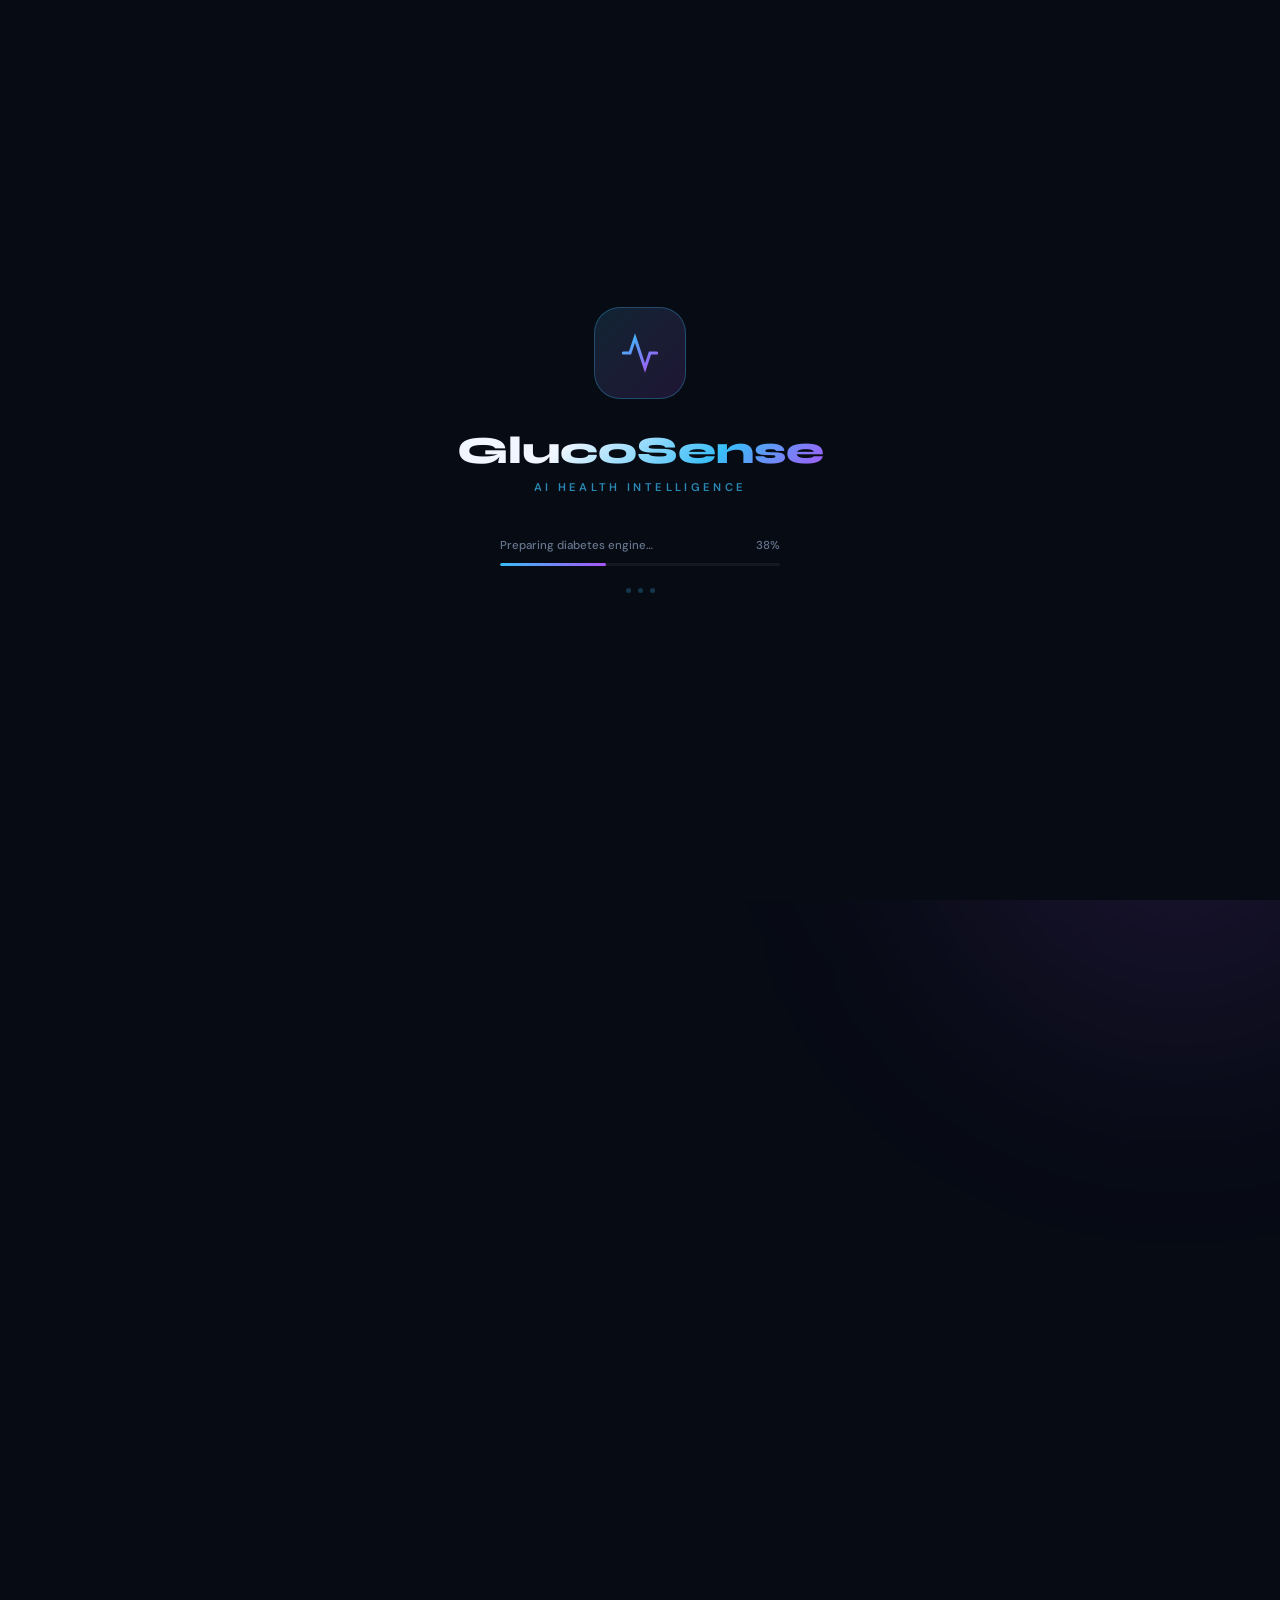
<file: frontend/index.html>
<!-- frontend/index.html -->
<!DOCTYPE html>
<html lang="en">
<head>
  <meta charset="UTF-8"/>
  <meta name="viewport" content="width=device-width,initial-scale=1.0"/>
  <title>GlucoSense — Multi-Disease AI Health Intelligence</title>
  <meta name="description" content="AI-powered screening for Diabetes and Chronic Kidney Disease. Clinical-grade risk assessments in under 3 minutes."/>
  <script>document.documentElement.setAttribute('data-theme',localStorage.getItem('gs_theme')||'dark')</script>
  <link href="https://fonts.googleapis.com/css2?family=Syne:wght@600;700;800&family=DM+Sans:wght@300;400;500;600;700&display=swap" rel="stylesheet"/>
  <style>
    *{box-sizing:border-box;margin:0;padding:0}
    html,body{height:100%;font-family:'DM Sans',sans-serif;overflow-x:hidden;scroll-behavior:smooth}

    [data-theme="dark"]{
      --bg:#070b14;--bg-2:#0d1628;--card:rgba(13,22,40,.7);--card-solid:#0d1628;
      --border:rgba(255,255,255,.08);--border-strong:rgba(255,255,255,.15);
      --text:#f0f6ff;--text-2:rgba(240,246,255,.85);--muted:rgba(180,205,240,.55);
      --blue:#38bdf8;--blue-d:#0284c7;--green:#34d399;--purple:#a855f7;--purple-d:#7c3aed;
      --pink:#ec4899;--gold:#fbbf24;
      --nav-bg:rgba(7,11,20,.7);
    }
    [data-theme="light"]{
      --bg:#f8fafc;--bg-2:#ffffff;--card:rgba(255,255,255,.85);--card-solid:#ffffff;
      --border:rgba(15,23,42,.08);--border-strong:rgba(15,23,42,.15);
      --text:#0f172a;--text-2:rgba(15,23,42,.85);--muted:rgba(71,85,105,.7);
      --blue:#0ea5e9;--blue-d:#0284c7;--green:#10b981;--purple:#8b5cf6;--purple-d:#7c3aed;
      --pink:#ec4899;--gold:#f59e0b;
      --nav-bg:rgba(255,255,255,.75);
    }
    body{background:var(--bg);color:var(--text);transition:background .3s,color .3s}

    .orb{position:fixed;border-radius:50%;filter:blur(110px);pointer-events:none;z-index:0}
    .orb-1{width:600px;height:600px;background:color-mix(in srgb,var(--blue) 10%,transparent);top:-200px;left:-200px;animation:drift1 14s ease-in-out infinite}
    .orb-2{width:500px;height:500px;background:color-mix(in srgb,var(--purple) 10%,transparent);bottom:-150px;right:-150px;animation:drift2 16s ease-in-out infinite}
    .orb-3{width:300px;height:300px;background:color-mix(in srgb,var(--green) 8%,transparent);top:40%;left:55%;animation:drift3 18s ease-in-out infinite}
    @keyframes drift1{0%,100%{transform:translate(0,0)}50%{transform:translate(60px,40px)}}
    @keyframes drift2{0%,100%{transform:translate(0,0)}50%{transform:translate(-50px,-40px)}}
    @keyframes drift3{0%,100%{transform:translate(-50%,-50%)}50%{transform:translate(-45%,-55%)scale(1.1)}}

    .grid-bg{position:fixed;inset:0;z-index:0;
      background-image:linear-gradient(color-mix(in srgb,var(--blue) 3%,transparent) 1px,transparent 1px),linear-gradient(90deg,color-mix(in srgb,var(--blue) 3%,transparent) 1px,transparent 1px);
      background-size:64px 64px;pointer-events:none;mask-image:radial-gradient(ellipse at center,#000 30%,transparent 80%)}

    #loader{position:fixed;inset:0;z-index:100;background:var(--bg);display:flex;flex-direction:column;align-items:center;justify-content:center;transition:opacity .7s,visibility .7s}
    #loader.hidden{opacity:0;visibility:hidden}
    .loader-logo{width:92px;height:92px;border-radius:26px;background:linear-gradient(135deg,color-mix(in srgb,var(--blue) 14%,transparent),color-mix(in srgb,var(--purple) 14%,transparent));border:1px solid color-mix(in srgb,var(--blue) 30%,transparent);display:flex;align-items:center;justify-content:center;margin-bottom:28px;animation:logoPulse 2.4s ease-in-out infinite}
    @keyframes logoPulse{0%,100%{box-shadow:0 0 0 0 color-mix(in srgb,var(--blue) 25%,transparent)}50%{box-shadow:0 0 0 22px transparent}}
    .loader-brand{font-family:'Syne',sans-serif;font-size:2.4rem;font-weight:800;background:linear-gradient(135deg,var(--text) 30%,var(--blue) 70%,var(--purple));-webkit-background-clip:text;-webkit-text-fill-color:transparent;margin-bottom:6px}
    .loader-sub{font-size:.7rem;color:color-mix(in srgb,var(--blue) 70%,transparent);letter-spacing:.3em;text-transform:uppercase;margin-bottom:44px;font-weight:600}
    .loader-bar-wrap{width:280px}
    .loader-bar-labels{display:flex;justify-content:space-between;font-size:.72rem;color:var(--muted);margin-bottom:10px;font-weight:500}
    .loader-bar-track{height:3px;background:color-mix(in srgb,var(--text) 6%,transparent);border-radius:2px;overflow:hidden}
    .loader-bar-fill{height:100%;width:0%;border-radius:2px;background:linear-gradient(90deg,var(--blue),var(--purple));transition:width .18s linear}
    .loader-dots{display:flex;gap:7px;justify-content:center;margin-top:22px}
    .loader-dot{width:5px;height:5px;border-radius:50%;background:color-mix(in srgb,var(--blue) 25%,transparent);animation:dotBeat 1.6s ease-in-out infinite}
    .loader-dot:nth-child(2){animation-delay:.2s}.loader-dot:nth-child(3){animation-delay:.4s}
    @keyframes dotBeat{0%,100%{background:color-mix(in srgb,var(--blue) 25%,transparent);transform:scale(1)}50%{background:var(--blue);transform:scale(1.5)}}

    #landing{position:relative;z-index:10;min-height:100vh;display:flex;flex-direction:column;opacity:0;transform:translateY(18px);transition:opacity .8s,transform .8s}
    #landing.visible{opacity:1;transform:translateY(0)}

    .nav{position:sticky;top:0;z-index:50;display:flex;align-items:center;justify-content:space-between;padding:16px 48px;border-bottom:1px solid transparent;backdrop-filter:blur(0);transition:all .3s;gap:12px;flex-wrap:wrap}
    .nav.scrolled{background:var(--nav-bg);border-bottom-color:var(--border);backdrop-filter:blur(14px)}
    .nav-logo{display:flex;align-items:center;gap:10px;text-decoration:none}
    .nav-logo-icon{width:38px;height:38px;border-radius:11px;background:linear-gradient(135deg,color-mix(in srgb,var(--blue) 18%,transparent),color-mix(in srgb,var(--purple) 18%,transparent));border:1px solid color-mix(in srgb,var(--blue) 30%,transparent);display:flex;align-items:center;justify-content:center}
    .nav-logo-text{font-family:'Syne',sans-serif;font-size:1.15rem;font-weight:800;background:linear-gradient(135deg,var(--text),var(--blue));-webkit-background-clip:text;-webkit-text-fill-color:transparent}
    .nav-links{display:flex;align-items:center;gap:4px;margin-left:40px}
    .nav-link{padding:8px 14px;font-size:.82rem;font-weight:500;color:var(--muted);text-decoration:none;border-radius:8px;transition:all .2s}
    .nav-link:hover{color:var(--text);background:color-mix(in srgb,var(--text) 4%,transparent)}
    .nav-right{display:flex;align-items:center;gap:10px;flex-wrap:wrap;justify-content:flex-end}
    .nav-badge{font-size:.66rem;font-weight:700;letter-spacing:.1em;text-transform:uppercase;padding:5px 11px;border-radius:20px;background:color-mix(in srgb,var(--purple) 10%,transparent);color:var(--purple);border:1px solid color-mix(in srgb,var(--purple) 25%,transparent)}
    .theme-toggle{width:38px;height:38px;border-radius:10px;background:transparent;border:1px solid var(--border);color:var(--muted);cursor:pointer;display:flex;align-items:center;justify-content:center;transition:all .2s;flex-shrink:0}
    .theme-toggle:hover{border-color:var(--blue);color:var(--blue)}
    .nav-btn{padding:9px 18px;border-radius:10px;font-family:'DM Sans',sans-serif;font-size:.83rem;font-weight:600;cursor:pointer;transition:all .2s;text-decoration:none;display:inline-flex;align-items:center;gap:6px;white-space:nowrap}
    .nav-btn-ghost{background:transparent;color:var(--text-2);border:1px solid var(--border)}
    .nav-btn-ghost:hover{border-color:var(--blue);color:var(--blue)}
    .nav-btn-primary{background:linear-gradient(135deg,var(--blue-d),var(--blue));color:#fff;border:none;box-shadow:0 2px 12px color-mix(in srgb,var(--blue) 30%,transparent)}
    .nav-btn-primary:hover{box-shadow:0 4px 22px color-mix(in srgb,var(--blue) 45%,transparent);transform:translateY(-1px)}
    .nav-btn-dash{background:transparent;color:var(--green);border:1px solid color-mix(in srgb,var(--green) 35%,transparent)}
    .nav-btn-dash:hover{background:color-mix(in srgb,var(--green) 10%,transparent)}

    .hero{text-align:center;padding:84px 24px 44px;max-width:920px;margin:0 auto}
    .hero-eyebrow{display:inline-flex;align-items:center;gap:8px;padding:7px 18px;border-radius:24px;background:color-mix(in srgb,var(--blue) 6%,transparent);border:1px solid color-mix(in srgb,var(--blue) 20%,transparent);font-size:.7rem;font-weight:700;letter-spacing:.12em;text-transform:uppercase;color:var(--blue);margin-bottom:28px;animation:fadeUp .8s ease .1s both}
    .hero-eyebrow-dot{width:6px;height:6px;border-radius:50%;background:var(--blue);animation:blink 2s ease-in-out infinite}
    @keyframes blink{0%,100%{opacity:1}50%{opacity:.3}}
    .hero-title{font-family:'Syne',sans-serif;font-size:clamp(2.2rem,5.2vw,3.8rem);font-weight:800;line-height:1.08;margin-bottom:22px;animation:fadeUp .8s ease .2s both;letter-spacing:-.02em}
    .hero-title .gradient-blue{background:linear-gradient(135deg,var(--blue),var(--blue-d));-webkit-background-clip:text;-webkit-text-fill-color:transparent}
    .hero-title .gradient-purple{background:linear-gradient(135deg,var(--purple),var(--purple-d));-webkit-background-clip:text;-webkit-text-fill-color:transparent}
    .rotator{display:inline-block;position:relative;min-width:260px;text-align:left;vertical-align:top}
    .rotator-item{display:block;opacity:0;position:absolute;inset:0;transition:opacity .5s,transform .5s;transform:translateY(10px)}
    .rotator-item.active{opacity:1;position:relative;transform:translateY(0)}
    .hero-desc{font-size:1.02rem;color:var(--muted);line-height:1.75;max-width:620px;margin:0 auto 40px;animation:fadeUp .8s ease .3s both}
    .hero-cta-row{display:flex;gap:12px;justify-content:center;margin-bottom:44px;animation:fadeUp .8s ease .35s both;flex-wrap:wrap}
    .cta-primary{padding:13px 28px;background:linear-gradient(135deg,var(--blue-d),var(--blue));color:#fff;border:none;border-radius:11px;font-weight:700;font-size:.9rem;cursor:pointer;text-decoration:none;display:inline-flex;align-items:center;gap:8px;box-shadow:0 4px 20px color-mix(in srgb,var(--blue) 30%,transparent);transition:all .2s}
    .cta-primary:hover{transform:translateY(-2px);box-shadow:0 8px 32px color-mix(in srgb,var(--blue) 45%,transparent)}
    .cta-secondary{padding:13px 28px;background:transparent;color:var(--text);border:1px solid var(--border-strong);border-radius:11px;font-weight:600;font-size:.9rem;cursor:pointer;text-decoration:none;display:inline-flex;align-items:center;gap:8px;transition:all .2s}
    .cta-secondary:hover{border-color:var(--blue);color:var(--blue)}

    .hero-stats{display:flex;justify-content:center;gap:40px;animation:fadeUp .8s ease .4s both;flex-wrap:wrap}
    .hero-stat{text-align:center}
    .hero-stat-val{font-family:'Syne',sans-serif;font-size:1.7rem;font-weight:800;background:linear-gradient(135deg,var(--blue),var(--green));-webkit-background-clip:text;-webkit-text-fill-color:transparent}
    .hero-stat-lbl{font-size:.72rem;color:var(--muted);text-transform:uppercase;letter-spacing:.08em;margin-top:3px;font-weight:600}
    .hero-stat-divider{width:1px;background:var(--border);align-self:stretch}
    @keyframes fadeUp{from{opacity:0;transform:translateY(22px)}to{opacity:1;transform:translateY(0)}}

    .section{padding:56px 48px;max-width:1180px;margin:0 auto;width:100%;position:relative;z-index:2}
    .section-head{text-align:center;margin-bottom:36px}
    .section-eyebrow{display:inline-block;font-size:.68rem;font-weight:700;letter-spacing:.18em;text-transform:uppercase;color:var(--blue);margin-bottom:12px}
    .section-title{font-family:'Syne',sans-serif;font-size:clamp(1.6rem,3vw,2rem);font-weight:800;color:var(--text);margin-bottom:10px;letter-spacing:-.01em}
    .section-sub{font-size:.9rem;color:var(--muted);max-width:560px;margin:0 auto;line-height:1.65}
    .reveal{opacity:0;transform:translateY(28px);transition:opacity .7s,transform .7s}
    .reveal.in{opacity:1;transform:translateY(0)}

    .alert-banner{margin:0 auto 0;max-width:1004px;border-radius:18px;background:linear-gradient(135deg,color-mix(in srgb,var(--blue) 6%,transparent),color-mix(in srgb,var(--purple) 6%,transparent));border:1px solid var(--border);padding:20px 26px;display:flex;align-items:flex-start;gap:16px}
    .alert-icon{width:42px;height:42px;border-radius:11px;background:linear-gradient(135deg,color-mix(in srgb,var(--blue) 14%,transparent),color-mix(in srgb,var(--purple) 14%,transparent));border:1px solid color-mix(in srgb,var(--blue) 25%,transparent);display:flex;align-items:center;justify-content:center;flex-shrink:0}
    .alert-title{font-family:'Syne',sans-serif;font-size:.9rem;font-weight:700;color:var(--text);margin-bottom:6px}
    .alert-text{font-size:.82rem;color:var(--muted);line-height:1.7}
    .alert-text strong{color:var(--text-2);font-weight:600}

    .disease-grid{display:grid;grid-template-columns:1fr 1fr;gap:22px}
    .disease-card{background:var(--card-solid);border-radius:20px;overflow:hidden;cursor:pointer;transition:all .3s;position:relative;text-decoration:none;display:block;border:1px solid var(--border);backdrop-filter:blur(6px)}
    .disease-card:hover{transform:translateY(-6px)}
    .disease-card.blue:hover{border-color:color-mix(in srgb,var(--blue) 45%,transparent);box-shadow:0 16px 44px color-mix(in srgb,var(--blue) 18%,transparent)}
    .disease-card.purple:hover{border-color:color-mix(in srgb,var(--purple) 45%,transparent);box-shadow:0 16px 44px color-mix(in srgb,var(--purple) 18%,transparent)}
    .card-banner{height:5px;width:100%}
    .blue .card-banner{background:linear-gradient(90deg,var(--blue-d),var(--blue),var(--green))}
    .purple .card-banner{background:linear-gradient(90deg,var(--purple-d),var(--purple),var(--pink))}
    .card-inner{padding:30px 32px 32px}
    .card-icon-wrap{width:58px;height:58px;border-radius:16px;display:flex;align-items:center;justify-content:center;margin-bottom:18px}
    .blue .card-icon-wrap{background:color-mix(in srgb,var(--blue) 10%,transparent);border:1px solid color-mix(in srgb,var(--blue) 22%,transparent)}
    .purple .card-icon-wrap{background:color-mix(in srgb,var(--purple) 10%,transparent);border:1px solid color-mix(in srgb,var(--purple) 22%,transparent)}
    .card-tag{display:inline-flex;align-items:center;gap:6px;font-size:.66rem;font-weight:700;letter-spacing:.1em;text-transform:uppercase;padding:4px 12px;border-radius:20px;margin-bottom:14px}
    .blue .card-tag{background:color-mix(in srgb,var(--blue) 10%,transparent);color:var(--blue);border:1px solid color-mix(in srgb,var(--blue) 22%,transparent)}
    .purple .card-tag{background:color-mix(in srgb,var(--purple) 10%,transparent);color:var(--purple);border:1px solid color-mix(in srgb,var(--purple) 22%,transparent)}
    .card-title{font-family:'Syne',sans-serif;font-size:1.3rem;font-weight:800;color:var(--text);margin-bottom:10px;line-height:1.3;letter-spacing:-.01em}
    .card-desc{font-size:.85rem;color:var(--muted);line-height:1.7;margin-bottom:22px}
    .card-stat-row{display:flex;gap:10px;margin-bottom:22px}
    .card-stat{flex:1;background:color-mix(in srgb,var(--text) 3%,transparent);border:1px solid var(--border);border-radius:10px;padding:10px 8px;text-align:center}
    .card-stat-val{font-family:'Syne',sans-serif;font-size:1.15rem;font-weight:800}
    .blue .card-stat-val{color:var(--blue)}.purple .card-stat-val{color:var(--purple)}
    .card-stat-lbl{font-size:.62rem;color:var(--muted);margin-top:3px;text-transform:uppercase;letter-spacing:.08em;font-weight:600}
    .card-features{display:flex;flex-direction:column;gap:8px;margin-bottom:24px}
    .card-feature{display:flex;align-items:center;gap:9px;font-size:.8rem;color:var(--text-2)}
    .card-feature-dot{width:5px;height:5px;border-radius:50%;flex-shrink:0}
    .blue .card-feature-dot{background:var(--blue)}.purple .card-feature-dot{background:var(--purple)}
    .card-cta{display:flex;align-items:center;justify-content:space-between;padding:13px 18px;border-radius:12px;font-size:.85rem;font-weight:700;transition:all .2s}
    .blue .card-cta{background:color-mix(in srgb,var(--blue) 10%,transparent);color:var(--blue);border:1px solid color-mix(in srgb,var(--blue) 18%,transparent)}
    .blue:hover .card-cta{background:color-mix(in srgb,var(--blue) 18%,transparent);border-color:color-mix(in srgb,var(--blue) 35%,transparent)}
    .purple .card-cta{background:color-mix(in srgb,var(--purple) 10%,transparent);color:var(--purple);border:1px solid color-mix(in srgb,var(--purple) 18%,transparent)}
    .purple:hover .card-cta{background:color-mix(in srgb,var(--purple) 18%,transparent);border-color:color-mix(in srgb,var(--purple) 35%,transparent)}
    .cta-arrow{transition:transform .2s}
    .disease-card:hover .cta-arrow{transform:translateX(6px)}

    .steps-grid{display:grid;grid-template-columns:repeat(3,1fr);gap:18px;position:relative}
    .steps-grid::before{content:"";position:absolute;top:40px;left:12%;right:12%;height:1px;background:linear-gradient(90deg,transparent,var(--border-strong),transparent);z-index:0}
    .step-card{background:var(--card-solid);border:1px solid var(--border);border-radius:16px;padding:28px 24px;text-align:center;position:relative;z-index:1;transition:all .25s}
    .step-card:hover{border-color:color-mix(in srgb,var(--blue) 35%,transparent);transform:translateY(-4px)}
    .step-number{width:52px;height:52px;border-radius:14px;background:linear-gradient(135deg,var(--blue-d),var(--purple-d));color:#fff;font-family:'Syne',sans-serif;font-weight:800;font-size:1.2rem;display:flex;align-items:center;justify-content:center;margin:0 auto 18px;box-shadow:0 6px 20px color-mix(in srgb,var(--blue) 25%,transparent)}
    .step-title{font-family:'Syne',sans-serif;font-size:1rem;font-weight:700;color:var(--text);margin-bottom:8px}
    .step-text{font-size:.82rem;color:var(--muted);line-height:1.65}

    .features-grid{display:grid;grid-template-columns:repeat(4,1fr);gap:14px}
    .feature-card{background:var(--card-solid);border:1px solid var(--border);border-radius:14px;padding:20px;transition:all .25s}
    .feature-card:hover{border-color:color-mix(in srgb,var(--blue) 30%,transparent);transform:translateY(-3px)}
    .feature-icon{width:40px;height:40px;border-radius:10px;background:color-mix(in srgb,var(--blue) 10%,transparent);color:var(--blue);display:flex;align-items:center;justify-content:center;margin-bottom:14px}
    .feature-title{font-family:'Syne',sans-serif;font-size:.92rem;font-weight:700;color:var(--text);margin-bottom:6px}
    .feature-text{font-size:.78rem;color:var(--muted);line-height:1.6}

    .dataset-card{background:linear-gradient(135deg,color-mix(in srgb,var(--blue) 6%,transparent),color-mix(in srgb,var(--purple) 6%,transparent));border:1px solid var(--border);border-radius:20px;padding:28px 32px;display:grid;grid-template-columns:1fr auto;gap:32px;align-items:center}
    .dataset-meta{font-family:'Syne',sans-serif;font-size:1.05rem;font-weight:700;color:var(--text);margin-bottom:8px}
    .dataset-text{font-size:.83rem;color:var(--muted);line-height:1.7;max-width:620px}
    .dataset-stats{display:flex;gap:24px}
    .dataset-stat-v{font-family:'Syne',sans-serif;font-size:1.6rem;font-weight:800;color:var(--blue)}
    .dataset-stat-l{font-size:.66rem;color:var(--muted);text-transform:uppercase;letter-spacing:.08em;font-weight:600;margin-top:2px}

    .tips-grid{display:grid;grid-template-columns:repeat(4,1fr);gap:14px}
    .tip-card{background:var(--card-solid);border:1px solid var(--border);border-radius:14px;padding:20px 18px;transition:all .25s}
    .tip-card:hover{border-color:var(--border-strong);transform:translateY(-2px)}
    .tip-emoji{font-size:1.6rem;margin-bottom:10px;display:block}
    .tip-title{font-size:.82rem;font-weight:700;color:var(--text);margin-bottom:5px;line-height:1.3}
    .tip-text{font-size:.75rem;color:var(--muted);line-height:1.6}

    .faq-wrap{max-width:780px;margin:0 auto}
    .faq-item{background:var(--card-solid);border:1px solid var(--border);border-radius:14px;margin-bottom:10px;overflow:hidden;transition:all .2s}
    .faq-item[open]{border-color:color-mix(in srgb,var(--blue) 30%,transparent)}
    .faq-summary{padding:18px 22px;font-size:.9rem;font-weight:600;color:var(--text);cursor:pointer;list-style:none;display:flex;align-items:center;justify-content:space-between;gap:16px}
    .faq-summary::-webkit-details-marker{display:none}
    .faq-summary::after{content:"+";font-size:1.4rem;font-weight:400;color:var(--blue);transition:transform .2s;line-height:1}
    .faq-item[open] .faq-summary::after{content:"−"}
    .faq-body{padding:0 22px 20px;font-size:.85rem;color:var(--muted);line-height:1.72}

    .footer{border-top:1px solid var(--border);padding:32px 48px;margin-top:auto;background:var(--bg)}
    .footer-top{max-width:1180px;margin:0 auto 22px;display:grid;grid-template-columns:1.5fr repeat(3,1fr);gap:30px}
    .footer-brand{font-family:'Syne',sans-serif;font-size:1.1rem;font-weight:800;background:linear-gradient(135deg,var(--text),var(--blue));-webkit-background-clip:text;-webkit-text-fill-color:transparent;margin-bottom:10px}
    .footer-tagline{font-size:.8rem;color:var(--muted);line-height:1.7;max-width:320px}
    .footer-col h4{font-size:.75rem;font-weight:700;letter-spacing:.12em;text-transform:uppercase;color:var(--text-2);margin-bottom:12px}
    .footer-col a{display:block;font-size:.82rem;color:var(--muted);text-decoration:none;margin-bottom:7px;transition:color .2s}
    .footer-col a:hover{color:var(--blue)}
    .footer-bot{max-width:1180px;margin:0 auto;padding-top:20px;border-top:1px solid var(--border);display:flex;align-items:center;justify-content:space-between;flex-wrap:wrap;gap:12px}
    .footer-copy{font-size:.75rem;color:var(--muted)}
    .footer-pills{display:flex;gap:8px}
    .footer-pill{display:inline-flex;align-items:center;gap:6px;font-size:.7rem;padding:5px 11px;border-radius:20px;border:1px solid var(--border);color:var(--muted)}
    .footer-dot{width:5px;height:5px;border-radius:50%;background:var(--green);animation:blink 2s ease-in-out infinite}

    ::-webkit-scrollbar{width:6px}
    ::-webkit-scrollbar-track{background:transparent}
    ::-webkit-scrollbar-thumb{background:color-mix(in srgb,var(--blue) 18%,transparent);border-radius:3px}

    @media(max-width:960px){
      .nav{padding:14px 22px}.nav-links{display:none}
      .section{padding:40px 22px}
      .disease-grid,.steps-grid{grid-template-columns:1fr}
      .features-grid,.tips-grid{grid-template-columns:repeat(2,1fr)}
      .dataset-card{grid-template-columns:1fr;gap:20px}
      .steps-grid::before{display:none}
      .footer-top{grid-template-columns:1fr 1fr}
      .footer{padding:28px 22px}
    }
    @media(max-width:520px){
      .features-grid,.tips-grid{grid-template-columns:1fr 1fr}
      .hero-stat-divider{display:none}
      .hero-stats{gap:18px}
      .nav-badge{display:none}
      .rotator{min-width:0;display:block;margin-top:6px}
      .footer-top{grid-template-columns:1fr}
    }
  </style>
</head>
<body>

<div class="orb orb-1"></div>
<div class="orb orb-2"></div>
<div class="orb orb-3"></div>
<div class="grid-bg"></div>

<!-- LOADER -->
<div id="loader">
  <div class="loader-logo">
    <svg width="40" height="40" viewBox="0 0 24 24" fill="none" stroke="url(#lg)" stroke-width="1.8" stroke-linecap="round">
      <defs><linearGradient id="lg" x1="0%" y1="0%" x2="100%" y2="100%"><stop offset="0%" stop-color="#38bdf8"/><stop offset="100%" stop-color="#a855f7"/></linearGradient></defs>
      <path d="M22 12h-4l-3 9L9 3l-3 9H2"/>
    </svg>
  </div>
  <div class="loader-brand">GlucoSense</div>
  <div class="loader-sub">AI Health Intelligence</div>
  <div class="loader-bar-wrap">
    <div class="loader-bar-labels"><span id="load-status">Initialising…</span><span id="load-pct">0%</span></div>
    <div class="loader-bar-track"><div class="loader-bar-fill" id="load-bar"></div></div>
    <div class="loader-dots"><div class="loader-dot"></div><div class="loader-dot"></div><div class="loader-dot"></div></div>
  </div>
</div>

<!-- LANDING -->
<div id="landing">

  <nav class="nav" id="nav">
    <div style="display:flex;align-items:center">
      <a class="nav-logo" href="index.html">
        <div class="nav-logo-icon">
          <svg width="19" height="19" viewBox="0 0 24 24" fill="none" stroke="url(#nav-lg)" stroke-width="2" stroke-linecap="round">
            <defs><linearGradient id="nav-lg" x1="0%" y1="0%" x2="100%" y2="100%"><stop offset="0%" stop-color="#38bdf8"/><stop offset="100%" stop-color="#a855f7"/></linearGradient></defs>
            <path d="M22 12h-4l-3 9L9 3l-3 9H2"/>
          </svg>
        </div>
        <span class="nav-logo-text">GlucoSense</span>
      </a>
      <div class="nav-links">
        <a class="nav-link" href="#diseases">Assessments</a>
        <a class="nav-link" href="#how">How it works</a>
        <a class="nav-link" href="#features">Features</a>
        <a class="nav-link" href="#faq">FAQ</a>
      </div>
    </div>
    <div class="nav-right">
      <span class="nav-badge">Multi-Disease AI</span>
      <button class="theme-toggle" id="theme-toggle" aria-label="Toggle theme">
        <svg id="theme-icon" width="16" height="16" viewBox="0 0 24 24" fill="none" stroke="currentColor" stroke-width="2" stroke-linecap="round">
          <circle cx="12" cy="12" r="4"/><path d="M12 2v2M12 20v2M4.93 4.93l1.41 1.41M17.66 17.66l1.41 1.41M2 12h2M20 12h2M4.93 19.07l1.41-1.41M17.66 6.34l1.41-1.41"/>
        </svg>
      </button>
      <a id="nav-signin" href="pages/login.html" class="nav-btn nav-btn-ghost">Sign In</a>
      <a id="nav-signup" href="pages/login.html?mode=signup" class="nav-btn nav-btn-primary">Sign Up
        <svg width="14" height="14" viewBox="0 0 24 24" fill="none" stroke="currentColor" stroke-width="2.5"><line x1="5" y1="12" x2="19" y2="12"/><polyline points="12 5 19 12 12 19"/></svg>
      </a>
      <a id="nav-dashboard" href="pages/dashboard.html" class="nav-btn nav-btn-dash" style="display:none">
        <svg width="14" height="14" viewBox="0 0 24 24" fill="none" stroke="currentColor" stroke-width="2.2"><rect x="3" y="3" width="7" height="7" rx="1"/><rect x="14" y="3" width="7" height="7" rx="1"/><rect x="3" y="14" width="7" height="7" rx="1"/><rect x="14" y="14" width="7" height="7" rx="1"/></svg>
        Dashboard
      </a>
      <button id="nav-signout" type="button" class="nav-btn nav-btn-ghost" style="display:none;background:none;cursor:pointer;font-family:'DM Sans',sans-serif">Sign out</button>
    </div>
  </nav>

  <section class="hero">
    <div class="hero-eyebrow"><div class="hero-eyebrow-dot"></div>Powered by Machine Learning</div>
    <h1 class="hero-title">
      Predict. Understand.<br/>
      Prevent <span class="rotator" id="rotator">
        <span class="rotator-item gradient-blue active">Diabetes.</span>
        <span class="rotator-item gradient-purple">Kidney Disease.</span>
        <span class="rotator-item gradient-blue">Chronic Illness.</span>
      </span>
    </h1>
    <p class="hero-desc">
      A clinical-grade AI platform that screens for multiple chronic diseases using your everyday health data. Get instant, evidence-based risk assessments — no lab visits, no waiting rooms, no cost.
    </p>
    <div class="hero-cta-row">
      <a class="cta-primary" id="hero-primary" href="pages/login.html?mode=signup">
        <span id="hero-primary-label">Start Free Assessment</span>
        <svg width="15" height="15" viewBox="0 0 24 24" fill="none" stroke="currentColor" stroke-width="2.5"><line x1="5" y1="12" x2="19" y2="12"/><polyline points="12 5 19 12 12 19"/></svg>
    </a>
      <a class="cta-secondary" href="#how">
        <svg width="15" height="15" viewBox="0 0 24 24" fill="none" stroke="currentColor" stroke-width="2"><circle cx="12" cy="12" r="10"/><polygon points="10 8 16 12 10 16 10 8" fill="currentColor"/></svg>
        See how it works
      </a>
    </div>
    <div class="hero-stats">
      <div class="hero-stat"><div class="hero-stat-val" data-count="2">0</div><div class="hero-stat-lbl">Disease Models</div></div>
      <div class="hero-stat-divider"></div>
      <div class="hero-stat"><div class="hero-stat-val" data-count="15" data-suffix="+">0</div><div class="hero-stat-lbl">Clinical Markers</div></div>
      <div class="hero-stat-divider"></div>
      <div class="hero-stat"><div class="hero-stat-val" data-count="95" data-suffix="%">0</div><div class="hero-stat-lbl">Peak Accuracy</div></div>
      <div class="hero-stat-divider"></div>
      <div class="hero-stat"><div class="hero-stat-val">Free</div><div class="hero-stat-lbl">Always</div></div>
    </div>
  </section>

  <div style="padding:0 48px">
    <div class="alert-banner reveal">
      <div class="alert-icon">
        <svg width="20" height="20" viewBox="0 0 24 24" fill="none" stroke="url(#al-lg)" stroke-width="2" stroke-linecap="round">
          <defs><linearGradient id="al-lg" x1="0%" y1="0%" x2="100%" y2="100%"><stop offset="0%" stop-color="#38bdf8"/><stop offset="100%" stop-color="#a855f7"/></linearGradient></defs>
          <circle cx="12" cy="12" r="10"/><line x1="12" y1="8" x2="12" y2="12"/><line x1="12" y1="16" x2="12.01" y2="16"/>
        </svg>
      </div>
      <div class="alert-body">
        <div class="alert-title">Multi-disease screening — choose your focus</div>
        <div class="alert-text">
          GlucoSense uses separately trained ML models for <strong style="color:var(--blue)">Diabetes Risk</strong> and <strong style="color:var(--purple)">Chronic Kidney Disease (CKD)</strong>. Each analyses different clinical markers and runs independently, with results stored in your personal health record. <strong>Medical disclaimer:</strong> this is a screening tool only; always consult a qualified healthcare provider for diagnosis and treatment.
        </div>
      </div>
    </div>
  </div>

  <section class="section reveal" id="diseases">
    <div class="section-head">
      <div class="section-eyebrow">Start here</div>
      <h2 class="section-title">What would you like to assess today?</h2>
      <p class="section-sub">Both screenings are free, take under 3 minutes, and produce a downloadable clinical report.</p>
    </div>

    <div class="disease-grid">
      <a class="disease-card blue" id="card-diabetes" href="pages/login.html">
        <div class="card-banner"></div>
        <div class="card-inner">
          <div class="card-icon-wrap">
            <svg width="28" height="28" viewBox="0 0 24 24" fill="none" stroke="currentColor" stroke-width="1.8" stroke-linecap="round" style="color:var(--blue)"><path d="M22 12h-4l-3 9L9 3l-3 9H2"/></svg>
          </div>
          <div class="card-tag"><svg width="9" height="9" viewBox="0 0 24 24" fill="currentColor"><circle cx="12" cy="12" r="10"/></svg>Diabetes Screening</div>
          <div class="card-title">Diabetes Risk Assessment</div>
          <div class="card-desc">Analyses fasting glucose, BMI, insulin, blood pressure, and 3 other markers to estimate your probability of having or developing Type 2 diabetes.</div>
          <div class="card-stat-row">
            <div class="card-stat"><div class="card-stat-val">7–8</div><div class="card-stat-lbl">Markers</div></div>
            <div class="card-stat"><div class="card-stat-val">~2m</div><div class="card-stat-lbl">Completion</div></div>
            <div class="card-stat"><div class="card-stat-val">PDF</div><div class="card-stat-lbl">Report</div></div>
          </div>
          <div class="card-features">
            <div class="card-feature"><div class="card-feature-dot"></div>Fasting glucose &amp; serum insulin analysis</div>
            <div class="card-feature"><div class="card-feature-dot"></div>BMI &amp; skinfold thickness</div>
            <div class="card-feature"><div class="card-feature-dot"></div>Diastolic blood pressure &amp; age</div>
            <div class="card-feature"><div class="card-feature-dot"></div>Personalised lifestyle recommendations</div>
          </div>
          <div class="card-cta">
            <span>Begin Diabetes Screening</span>
            <svg class="cta-arrow" width="16" height="16" viewBox="0 0 24 24" fill="none" stroke="currentColor" stroke-width="2.5"><line x1="5" y1="12" x2="19" y2="12"/><polyline points="12 5 19 12 12 19"/></svg>
          </div>
        </div>
      </a>

      <a class="disease-card purple" id="card-kidney" href="pages/login.html">
        <div class="card-banner"></div>
        <div class="card-inner">
          <div class="card-icon-wrap">
            <svg width="28" height="28" viewBox="0 0 24 24" fill="none" stroke="currentColor" stroke-width="1.8" stroke-linecap="round" style="color:var(--purple)"><path d="M12 2C8 2 5 6 5 10c0 5 3 8 7 12 4-4 7-7 7-12 0-4-3-8-7-8z"/></svg>
          </div>
          <div class="card-tag"><svg width="9" height="9" viewBox="0 0 24 24" fill="currentColor"><circle cx="12" cy="12" r="10"/></svg>Kidney Screening</div>
          <div class="card-title">Chronic Kidney Disease Screening</div>
          <div class="card-desc">Analyses serum creatinine, haemoglobin, blood urea, electrolytes, and 11 other lab markers to assess your risk of CKD.</div>
          <div class="card-stat-row">
            <div class="card-stat"><div class="card-stat-val">15</div><div class="card-stat-lbl">Markers</div></div>
            <div class="card-stat"><div class="card-stat-val">~3m</div><div class="card-stat-lbl">Completion</div></div>
            <div class="card-stat"><div class="card-stat-val">PDF</div><div class="card-stat-lbl">Report</div></div>
          </div>
          <div class="card-features">
            <div class="card-feature"><div class="card-feature-dot"></div>Serum creatinine &amp; blood urea</div>
            <div class="card-feature"><div class="card-feature-dot"></div>Haemoglobin &amp; blood cell counts</div>
            <div class="card-feature"><div class="card-feature-dot"></div>Sodium, potassium &amp; electrolytes</div>
            <div class="card-feature"><div class="card-feature-dot"></div>Hypertension &amp; comorbidity flags</div>
          </div>
          <div class="card-cta">
            <span>Begin Kidney Screening</span>
            <svg class="cta-arrow" width="16" height="16" viewBox="0 0 24 24" fill="none" stroke="currentColor" stroke-width="2.5"><line x1="5" y1="12" x2="19" y2="12"/><polyline points="12 5 19 12 12 19"/></svg>
          </div>
        </div>
      </a>
    </div>
  </section>

  <section class="section reveal" id="how">
    <div class="section-head">
      <div class="section-eyebrow">How it works</div>
      <h2 class="section-title">From data to decision in three steps</h2>
      <p class="section-sub">A streamlined flow designed with clinicians in mind — each step takes under a minute.</p>
    </div>
    <div class="steps-grid">
      <div class="step-card"><div class="step-number">01</div><div class="step-title">Enter your clinical data</div><div class="step-text">Type in readings from your most recent blood work. Don't have labs yet? Use the built-in BMI calculator and normal-range hints.</div></div>
      <div class="step-card"><div class="step-number">02</div><div class="step-title">AI analyses your profile</div><div class="step-text">Our ML pipelines impute missing values, scale your inputs, and compare them against thousands of clinical records to produce a risk score.</div></div>
      <div class="step-card"><div class="step-number">03</div><div class="step-title">Get your report</div><div class="step-text">Receive an instant Low / Moderate / High risk tier, factor-by-factor breakdown, and a downloadable PDF to share with your physician.</div></div>
    </div>
  </section>

  <section class="section reveal" id="features">
    <div class="section-head">
      <div class="section-eyebrow">Why GlucoSense</div>
      <h2 class="section-title">Built for clarity, privacy, and trust</h2>
      <p class="section-sub">Everything you'd expect from a clinical-grade tool, with none of the friction.</p>
    </div>
    <div class="features-grid">
      <div class="feature-card"><div class="feature-icon"><svg width="19" height="19" viewBox="0 0 24 24" fill="none" stroke="currentColor" stroke-width="2" stroke-linecap="round"><path d="M12 2a10 10 0 0 1 10 10 10 10 0 0 1-10 10A10 10 0 0 1 2 12"/><path d="M12 2v10l4 4"/></svg></div><div class="feature-title">Instant Results</div><div class="feature-text">ML inference completes in milliseconds. No queues, no waiting for lab callbacks.</div></div>
      <div class="feature-card"><div class="feature-icon"><svg width="19" height="19" viewBox="0 0 24 24" fill="none" stroke="currentColor" stroke-width="2" stroke-linecap="round"><rect x="3" y="11" width="18" height="11" rx="2"/><path d="M7 11V7a5 5 0 0 1 10 0v4"/></svg></div><div class="feature-title">Private &amp; Secure</div><div class="feature-text">JWT authentication, bcrypt password hashing, and your data never leaves your account.</div></div>
      <div class="feature-card"><div class="feature-icon"><svg width="19" height="19" viewBox="0 0 24 24" fill="none" stroke="currentColor" stroke-width="2" stroke-linecap="round"><path d="M14 2H6a2 2 0 0 0-2 2v16a2 2 0 0 0 2 2h12a2 2 0 0 0 2-2V8z"/><polyline points="14 2 14 8 20 8"/></svg></div><div class="feature-title">PDF Reports</div><div class="feature-text">Download clinician-ready PDF assessments to take to your next appointment.</div></div>
      <div class="feature-card"><div class="feature-icon"><svg width="19" height="19" viewBox="0 0 24 24" fill="none" stroke="currentColor" stroke-width="2" stroke-linecap="round"><path d="M2 3h6a4 4 0 0 1 4 4v14a3 3 0 0 0-3-3H2z"/><path d="M22 3h-6a4 4 0 0 0-4 4v14a3 3 0 0 1 3-3h7z"/></svg></div><div class="feature-title">Evidence-Based</div><div class="feature-text">Trained on peer-reviewed clinical datasets (UCI Pima, UCI CKD) with transparent methodology.</div></div>
    </div>
  </section>

  <section class="section reveal">
    <div class="dataset-card">
      <div>
        <div class="dataset-meta">Built on public clinical research</div>
        <div class="dataset-text">
          Our diabetes model is trained on the <strong style="color:var(--text-2)">Pima Indians Diabetes Dataset (UCI, 768 samples)</strong>; our CKD model on the <strong style="color:var(--text-2)">UCI Chronic Kidney Disease Dataset (400 samples)</strong>. Both models use scikit-learn Pipelines with median imputation and standardisation, and achieve peer-reviewed benchmark performance.
        </div>
      </div>
      <div class="dataset-stats">
        <div><div class="dataset-stat-v">768</div><div class="dataset-stat-l">Diabetes Records</div></div>
        <div><div class="dataset-stat-v">400</div><div class="dataset-stat-l">CKD Records</div></div>
        <div><div class="dataset-stat-v">UCI</div><div class="dataset-stat-l">Source</div></div>
      </div>
    </div>
  </section>

  <section class="section reveal">
    <div class="section-head">
      <div class="section-eyebrow">Prevention</div>
      <h2 class="section-title">Health tips that actually move the needle</h2>
      <p class="section-sub">Evidence-based guidance for preventing diabetes and kidney disease.</p>
    </div>
    <div class="tips-grid">
      <div class="tip-card"><span class="tip-emoji">🩸</span><div class="tip-title">Monitor Fasting Glucose</div><div class="tip-text">A fasting reading ≥126 mg/dL on two occasions indicates diabetes. Track monthly.</div></div>
      <div class="tip-card"><span class="tip-emoji">💧</span><div class="tip-title">Stay Hydrated</div><div class="tip-text">≥2 L of water daily supports kidney filtration and waste clearance.</div></div>
      <div class="tip-card"><span class="tip-emoji">🥗</span><div class="tip-title">Low-GI Foods</div><div class="tip-text">Oats, legumes &amp; vegetables slow glucose absorption by up to 35%.</div></div>
      <div class="tip-card"><span class="tip-emoji">🏃</span><div class="tip-title">150 Min/Week Exercise</div><div class="tip-text">Aerobic activity cuts insulin resistance by up to 40%.</div></div>
      <div class="tip-card"><span class="tip-emoji">🧂</span><div class="tip-title">Limit Sodium</div><div class="tip-text">Target &lt;2,300 mg/day to protect kidneys and blood pressure.</div></div>
      <div class="tip-card"><span class="tip-emoji">😴</span><div class="tip-title">7–9 Hours Sleep</div><div class="tip-text">Poor sleep is an independent risk factor for metabolic syndrome.</div></div>
      <div class="tip-card"><span class="tip-emoji">⚖️</span><div class="tip-title">Healthy Weight</div><div class="tip-text">A 5–10% body weight reduction materially improves insulin sensitivity.</div></div>
      <div class="tip-card"><span class="tip-emoji">🚭</span><div class="tip-title">Avoid Smoking</div><div class="tip-text">Smoking accelerates CKD progression and worsens glycaemic control.</div></div>
    </div>
  </section>

  <section class="section reveal" id="faq">
    <div class="section-head">
      <div class="section-eyebrow">FAQ</div>
      <h2 class="section-title">Common questions</h2>
      <p class="section-sub">Everything you need to know before running your first assessment.</p>
    </div>
    <div class="faq-wrap">
      <details class="faq-item" open><summary class="faq-summary">Is GlucoSense a replacement for a doctor?</summary><div class="faq-body">No. GlucoSense is a <strong>screening and educational tool</strong>. It surfaces risk based on your inputs but does not diagnose, prescribe, or treat any condition. Always consult a qualified healthcare professional for medical decisions.</div></details>
      <details class="faq-item"><summary class="faq-summary">Do I need lab results to use it?</summary><div class="faq-body">Yes, for the most accurate result you'll want values from a recent blood panel — fasting glucose, creatinine, haemoglobin, etc. If you don't have exact numbers, you can still use approximate ranges; the model handles missing or near-zero values via median imputation.</div></details>
      <details class="faq-item"><summary class="faq-summary">How accurate are the models?</summary><div class="faq-body">Our diabetes model (Logistic Regression on Pima Indians, 768 samples) achieves a ROC-AUC of roughly 0.83 on held-out test data. Our CKD model (Random Forest on UCI CKD, 400 samples) achieves ROC-AUC ≈ 0.99. Real-world accuracy will always depend on your input quality.</div></details>
      <details class="faq-item"><summary class="faq-summary">Is my health data private?</summary><div class="faq-body">Your data is stored in an account protected by JWT-based authentication and bcrypt-hashed passwords. Assessments are only visible to you, and we do not share your records with any third party.</div></details>
      <details class="faq-item"><summary class="faq-summary">Can I use it for patients in my clinic?</summary><div class="faq-body">GlucoSense is intended for educational and research use. It has not been approved as a regulated medical device. Clinicians using it as a discussion aid should always verify results against established clinical guidelines.</div></details>
    </div>
  </section>

  <footer class="footer">
    <div class="footer-top">
      <div>
        <div class="footer-brand">GlucoSense</div>
        <div class="footer-tagline">Multi-disease AI screening for diabetes and chronic kidney disease. Built with transparency, designed for clarity.</div>
      </div>
      <div class="footer-col"><h4>Product</h4><a href="#diseases">Assessments</a><a href="#how">How it works</a><a href="#features">Features</a></div>
      <div class="footer-col"><h4>Resources</h4><a href="#faq">FAQ</a><a href="pages/login.html">Sign In</a><a href="pages/login.html?mode=signup">Sign Up</a></div>
      <div class="footer-col"><h4>Legal</h4><a href="#">Medical Disclaimer</a><a href="#">Privacy</a><a href="#">Terms</a></div>
    </div>
    <div class="footer-bot">
      <div class="footer-copy">© 2025 GlucoSense · For educational &amp; research use only</div>
      <div class="footer-pills">
        <div class="footer-pill"><div class="footer-dot"></div>System Online</div>
        <div class="footer-pill">v2.0 · ML Powered</div>
      </div>
    </div>
  </footer>

</div>

<script>
  const steps = [
    { l:"Loading clinical AI models…",   p:18 },
    { l:"Preparing diabetes engine…",    p:38 },
    { l:"Preparing kidney engine…",      p:58 },
    { l:"Securing your connection…",     p:78 },
    { l:"Personalising experience…",     p:92 },
    { l:"Ready.",                        p:100 },
  ];
  let si = 0;
  const bar = document.getElementById("load-bar");
  const pctEl = document.getElementById("load-pct");
  const statEl = document.getElementById("load-status");
  function runLoader(){
    if(si>=steps.length)return;
    const s=steps[si++];
    bar.style.width=s.p+"%"; pctEl.textContent=s.p+"%"; statEl.textContent=s.l;
    if(si<steps.length) setTimeout(runLoader, si===steps.length-1?400:520);
    else setTimeout(reveal,600);
  }
  function reveal(){
    document.getElementById("loader").classList.add("hidden");
    const l=document.getElementById("landing");
    l.classList.add("visible");
    patchAuth();
    animateCounters();
    startRotator();
    observeReveal();
  }
  setTimeout(runLoader,500);

  window.addEventListener("scroll", () => {
    document.getElementById("nav").classList.toggle("scrolled", window.scrollY > 20);
  });

  const themeBtn = document.getElementById("theme-toggle");
  function applyThemeIcon(){
    const t = document.documentElement.getAttribute("data-theme");
    document.getElementById("theme-icon").innerHTML = t === "dark"
      ? '<circle cx="12" cy="12" r="4"/><path d="M12 2v2M12 20v2M4.93 4.93l1.41 1.41M17.66 17.66l1.41 1.41M2 12h2M20 12h2M4.93 19.07l1.41-1.41M17.66 6.34l1.41-1.41"/>'
      : '<path d="M21 12.79A9 9 0 1 1 11.21 3 7 7 0 0 0 21 12.79z"/>';
  }
  themeBtn.addEventListener("click", () => {
    const next = document.documentElement.getAttribute("data-theme") === "dark" ? "light" : "dark";
    document.documentElement.setAttribute("data-theme", next);
    localStorage.setItem("gs_theme", next);
    applyThemeIcon();
  });
  applyThemeIcon();

  function startRotator(){
    const items = document.querySelectorAll("#rotator .rotator-item");
    let i = 0;
    setInterval(() => {
      items[i].classList.remove("active");
      i = (i + 1) % items.length;
      items[i].classList.add("active");
    }, 2600);
  }

  function animateCounters(){
    document.querySelectorAll("[data-count]").forEach(el => {
      const target = parseInt(el.dataset.count, 10);
      const suffix = el.dataset.suffix || "";
      let cur = 0;
      const step = Math.max(1, Math.ceil(target / 30));
      const tick = setInterval(() => {
        cur += step;
        if (cur >= target) { cur = target; clearInterval(tick); }
        el.textContent = cur + suffix;
      }, 30);
    });
  }

  function observeReveal(){
    const io = new IntersectionObserver((entries) => {
      entries.forEach(e => { if (e.isIntersecting) { e.target.classList.add("in"); io.unobserve(e.target); } });
    }, { threshold: .12 });
    document.querySelectorAll(".reveal").forEach(el => io.observe(el));
  }

  async function verifyToken(){
    const tok = localStorage.getItem("gs_token");
    if (!tok) return false;

    // 1. If it's a JWT, reject expired ones up-front (no network needed)
    try {
      const parts = tok.split(".");
      if (parts.length === 3) {
        const payload = JSON.parse(atob(parts[1].replace(/-/g,"+").replace(/_/g,"/")));
        if (payload.exp && payload.exp * 1000 < Date.now()) return false;
      }
    } catch(_) { /* fall through to backend check */ }

    // 2. Verify with the backend. If it 401/403s, the token is dead.
    const bases = [
      (window.API_BASE || ""),
      "http://127.0.0.1:5000",
      "http://localhost:5000",
    ].filter(Boolean);

    for (const base of bases) {
      try {
        const r = await fetch(`${base}/auth/me`, {
          headers: { "Authorization": `Bearer ${tok}` },
        });
        if (r.ok) return true;
        if (r.status === 401 || r.status === 403) return false;
      } catch(_) { /* try next base */ }
    }
    // Every base unreachable — stay conservative and hide the authed UI.
    return false;
  }

  async function patchAuth(){
    const navDash  = document.getElementById("nav-dashboard");
    const navOut   = document.getElementById("nav-signout");
    const heroBtn  = document.getElementById("hero-primary");
    const heroLbl  = document.getElementById("hero-primary-label");
    const dCard    = document.getElementById("card-diabetes");
    const kCard    = document.getElementById("card-kidney");

    // Default: hidden. Sign In + Sign Up stay visible in the nav.
    navDash.style.display = "none";
    navOut.style.display  = "none";

    // Wire the sign-out handler early (safe even if it never gets shown).
    if (navOut && !navOut.dataset.wired) {
      navOut.dataset.wired = "1";
      navOut.addEventListener("click", () => {
        localStorage.removeItem("gs_token");
        localStorage.removeItem("gs_user");
        location.reload();
      });
    }

    const isAuth = await verifyToken();

    if (!isAuth) {
      // Wipe stale credentials so they can't resurface on the next load.
      localStorage.removeItem("gs_token");
      localStorage.removeItem("gs_user");
      return;
    }

    navDash.style.display = "inline-flex";
    navOut.style.display  = "inline-flex";

    // Let authenticated users jump straight into assessments from the cards.
    dCard.href = "pages/assessment.html";
    kCard.href = "pages/kidney-assessment.html";
    dCard.querySelector(".card-cta span").textContent = "Start Diabetes Assessment";
    kCard.querySelector(".card-cta span").textContent = "Start Kidney Screening";

    // Hero CTA becomes a dashboard shortcut (Sign In / Sign Up still work).
    heroLbl.textContent = "Open Dashboard";
    heroBtn.href = "pages/dashboard.html";
  }
</script>
</body>
</html>
</file>
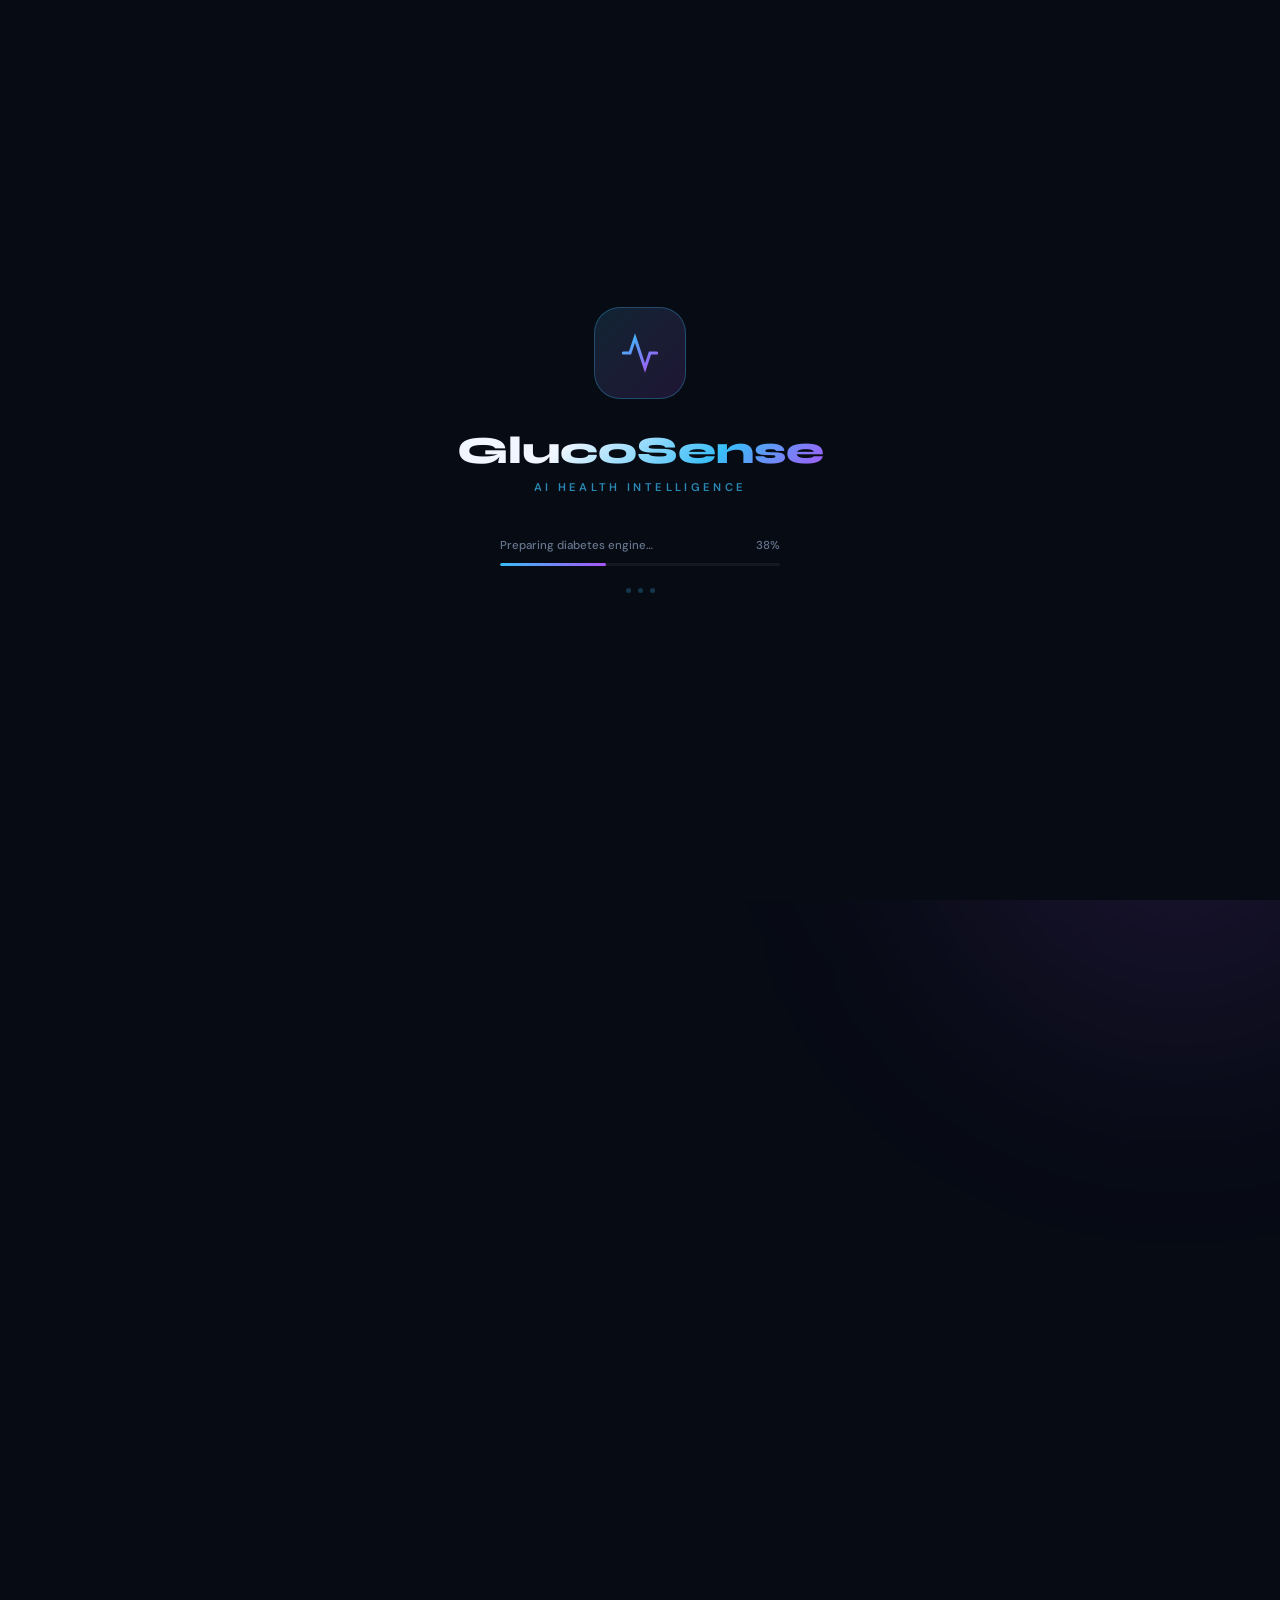
<file: frontend/pages/index.html>
<!DOCTYPE html>
<html lang="en">
<head>
  <meta charset="UTF-8"/>
  <meta name="viewport" content="width=device-width,initial-scale=1.0"/>
  <title>GlucoSense — Multi-Disease AI Health Intelligence</title>
  <meta name="description" content="AI-powered screening for Diabetes and Chronic Kidney Disease. Clinical-grade risk assessments in under 3 minutes."/>
  <script>document.documentElement.setAttribute('data-theme',localStorage.getItem('gs_theme')||'dark')</script>
  <link href="https://fonts.googleapis.com/css2?family=Syne:wght@600;700;800&family=DM+Sans:wght@300;400;500;600;700&display=swap" rel="stylesheet"/>
  <style>
    *{box-sizing:border-box;margin:0;padding:0}
    html,body{height:100%;font-family:'DM Sans',sans-serif;overflow-x:hidden;scroll-behavior:smooth}

    /* ── Theme tokens ── */
    [data-theme="dark"]{
      --bg:#070b14;--bg-2:#0d1628;--card:rgba(13,22,40,.7);--card-solid:#0d1628;
      --border:rgba(255,255,255,.08);--border-strong:rgba(255,255,255,.15);
      --text:#f0f6ff;--text-2:rgba(240,246,255,.85);--muted:rgba(180,205,240,.55);
      --blue:#38bdf8;--blue-d:#0284c7;--green:#34d399;--purple:#a855f7;--purple-d:#7c3aed;
      --pink:#ec4899;--gold:#fbbf24;
      --nav-bg:rgba(7,11,20,.7);
    }
    [data-theme="light"]{
      --bg:#f8fafc;--bg-2:#ffffff;--card:rgba(255,255,255,.85);--card-solid:#ffffff;
      --border:rgba(15,23,42,.08);--border-strong:rgba(15,23,42,.15);
      --text:#0f172a;--text-2:rgba(15,23,42,.85);--muted:rgba(71,85,105,.7);
      --blue:#0ea5e9;--blue-d:#0284c7;--green:#10b981;--purple:#8b5cf6;--purple-d:#7c3aed;
      --pink:#ec4899;--gold:#f59e0b;
      --nav-bg:rgba(255,255,255,.75);
    }
    body{background:var(--bg);color:var(--text);transition:background .3s,color .3s}

    /* ── Ambient orbs ── */
    .orb{position:fixed;border-radius:50%;filter:blur(110px);pointer-events:none;z-index:0}
    .orb-1{width:600px;height:600px;background:color-mix(in srgb,var(--blue) 10%,transparent);top:-200px;left:-200px;animation:drift1 14s ease-in-out infinite}
    .orb-2{width:500px;height:500px;background:color-mix(in srgb,var(--purple) 10%,transparent);bottom:-150px;right:-150px;animation:drift2 16s ease-in-out infinite}
    .orb-3{width:300px;height:300px;background:color-mix(in srgb,var(--green) 8%,transparent);top:40%;left:55%;animation:drift3 18s ease-in-out infinite}
    @keyframes drift1{0%,100%{transform:translate(0,0)}50%{transform:translate(60px,40px)}}
    @keyframes drift2{0%,100%{transform:translate(0,0)}50%{transform:translate(-50px,-40px)}}
    @keyframes drift3{0%,100%{transform:translate(-50%,-50%)}50%{transform:translate(-45%,-55%)scale(1.1)}}

    .grid-bg{position:fixed;inset:0;z-index:0;
      background-image:linear-gradient(color-mix(in srgb,var(--blue) 3%,transparent) 1px,transparent 1px),linear-gradient(90deg,color-mix(in srgb,var(--blue) 3%,transparent) 1px,transparent 1px);
      background-size:64px 64px;pointer-events:none;mask-image:radial-gradient(ellipse at center,#000 30%,transparent 80%)}

    /* ── LOADER ── */
    #loader{position:fixed;inset:0;z-index:100;background:var(--bg);display:flex;flex-direction:column;align-items:center;justify-content:center;transition:opacity .7s,visibility .7s}
    #loader.hidden{opacity:0;visibility:hidden}
    .loader-logo{width:92px;height:92px;border-radius:26px;background:linear-gradient(135deg,color-mix(in srgb,var(--blue) 14%,transparent),color-mix(in srgb,var(--purple) 14%,transparent));border:1px solid color-mix(in srgb,var(--blue) 30%,transparent);display:flex;align-items:center;justify-content:center;margin-bottom:28px;animation:logoPulse 2.4s ease-in-out infinite}
    @keyframes logoPulse{0%,100%{box-shadow:0 0 0 0 color-mix(in srgb,var(--blue) 25%,transparent)}50%{box-shadow:0 0 0 22px transparent}}
    .loader-brand{font-family:'Syne',sans-serif;font-size:2.4rem;font-weight:800;background:linear-gradient(135deg,var(--text) 30%,var(--blue) 70%,var(--purple));-webkit-background-clip:text;-webkit-text-fill-color:transparent;margin-bottom:6px}
    .loader-sub{font-size:.7rem;color:color-mix(in srgb,var(--blue) 70%,transparent);letter-spacing:.3em;text-transform:uppercase;margin-bottom:44px;font-weight:600}
    .loader-bar-wrap{width:280px}
    .loader-bar-labels{display:flex;justify-content:space-between;font-size:.72rem;color:var(--muted);margin-bottom:10px;font-weight:500}
    .loader-bar-track{height:3px;background:color-mix(in srgb,var(--text) 6%,transparent);border-radius:2px;overflow:hidden}
    .loader-bar-fill{height:100%;width:0%;border-radius:2px;background:linear-gradient(90deg,var(--blue),var(--purple));transition:width .18s linear}
    .loader-dots{display:flex;gap:7px;justify-content:center;margin-top:22px}
    .loader-dot{width:5px;height:5px;border-radius:50%;background:color-mix(in srgb,var(--blue) 25%,transparent);animation:dotBeat 1.6s ease-in-out infinite}
    .loader-dot:nth-child(2){animation-delay:.2s}.loader-dot:nth-child(3){animation-delay:.4s}
    @keyframes dotBeat{0%,100%{background:color-mix(in srgb,var(--blue) 25%,transparent);transform:scale(1)}50%{background:var(--blue);transform:scale(1.5)}}

    /* ── LANDING ── */
    #landing{position:relative;z-index:10;min-height:100vh;display:flex;flex-direction:column;opacity:0;transform:translateY(18px);transition:opacity .8s,transform .8s}
    #landing.visible{opacity:1;transform:translateY(0)}

    /* Nav */
    .nav{position:sticky;top:0;z-index:50;display:flex;align-items:center;justify-content:space-between;padding:16px 48px;border-bottom:1px solid transparent;backdrop-filter:blur(0);transition:all .3s}
    .nav.scrolled{background:var(--nav-bg);border-bottom-color:var(--border);backdrop-filter:blur(14px)}
    .nav-logo{display:flex;align-items:center;gap:10px;text-decoration:none}
    .nav-logo-icon{width:38px;height:38px;border-radius:11px;background:linear-gradient(135deg,color-mix(in srgb,var(--blue) 18%,transparent),color-mix(in srgb,var(--purple) 18%,transparent));border:1px solid color-mix(in srgb,var(--blue) 30%,transparent);display:flex;align-items:center;justify-content:center}
    .nav-logo-text{font-family:'Syne',sans-serif;font-size:1.15rem;font-weight:800;background:linear-gradient(135deg,var(--text),var(--blue));-webkit-background-clip:text;-webkit-text-fill-color:transparent}
    .nav-links{display:flex;align-items:center;gap:4px;margin-left:40px}
    .nav-link{padding:8px 14px;font-size:.82rem;font-weight:500;color:var(--muted);text-decoration:none;border-radius:8px;transition:all .2s}
    .nav-link:hover{color:var(--text);background:color-mix(in srgb,var(--text) 4%,transparent)}
    .nav-right{display:flex;align-items:center;gap:10px}
    .nav-badge{font-size:.66rem;font-weight:700;letter-spacing:.1em;text-transform:uppercase;padding:5px 11px;border-radius:20px;background:color-mix(in srgb,var(--purple) 10%,transparent);color:var(--purple);border:1px solid color-mix(in srgb,var(--purple) 25%,transparent)}
    .theme-toggle{width:38px;height:38px;border-radius:10px;background:transparent;border:1px solid var(--border);color:var(--muted);cursor:pointer;display:flex;align-items:center;justify-content:center;transition:all .2s}
    .theme-toggle:hover{border-color:var(--blue);color:var(--blue)}
    .nav-btn{padding:9px 22px;border-radius:10px;font-family:'DM Sans',sans-serif;font-size:.83rem;font-weight:600;cursor:pointer;transition:all .2s;text-decoration:none;display:inline-flex;align-items:center;gap:6px}
    .nav-btn-primary{background:linear-gradient(135deg,var(--blue-d),var(--blue));color:#fff;border:none;box-shadow:0 2px 12px color-mix(in srgb,var(--blue) 30%,transparent)}
    .nav-btn-primary:hover{box-shadow:0 4px 22px color-mix(in srgb,var(--blue) 45%,transparent);transform:translateY(-1px)}

    /* Hero */
    .hero{text-align:center;padding:84px 24px 44px;max-width:920px;margin:0 auto}
    .hero-eyebrow{display:inline-flex;align-items:center;gap:8px;padding:7px 18px;border-radius:24px;background:color-mix(in srgb,var(--blue) 6%,transparent);border:1px solid color-mix(in srgb,var(--blue) 20%,transparent);font-size:.7rem;font-weight:700;letter-spacing:.12em;text-transform:uppercase;color:var(--blue);margin-bottom:28px;animation:fadeUp .8s ease .1s both}
    .hero-eyebrow-dot{width:6px;height:6px;border-radius:50%;background:var(--blue);animation:blink 2s ease-in-out infinite}
    @keyframes blink{0%,100%{opacity:1}50%{opacity:.3}}
    .hero-title{font-family:'Syne',sans-serif;font-size:clamp(2.2rem,5.2vw,3.8rem);font-weight:800;line-height:1.08;margin-bottom:22px;animation:fadeUp .8s ease .2s both;letter-spacing:-.02em}
    .hero-title .gradient-blue{background:linear-gradient(135deg,var(--blue),var(--blue-d));-webkit-background-clip:text;-webkit-text-fill-color:transparent}
    .hero-title .gradient-purple{background:linear-gradient(135deg,var(--purple),var(--purple-d));-webkit-background-clip:text;-webkit-text-fill-color:transparent}
    .rotator{display:inline-block;position:relative;min-width:260px;text-align:left;vertical-align:top}
    .rotator-item{display:block;opacity:0;position:absolute;inset:0;transition:opacity .5s,transform .5s;transform:translateY(10px)}
    .rotator-item.active{opacity:1;position:relative;transform:translateY(0)}
    .hero-desc{font-size:1.02rem;color:var(--muted);line-height:1.75;max-width:620px;margin:0 auto 40px;animation:fadeUp .8s ease .3s both}
    .hero-cta-row{display:flex;gap:12px;justify-content:center;margin-bottom:44px;animation:fadeUp .8s ease .35s both;flex-wrap:wrap}
    .cta-primary{padding:13px 28px;background:linear-gradient(135deg,var(--blue-d),var(--blue));color:#fff;border:none;border-radius:11px;font-weight:700;font-size:.9rem;cursor:pointer;text-decoration:none;display:inline-flex;align-items:center;gap:8px;box-shadow:0 4px 20px color-mix(in srgb,var(--blue) 30%,transparent);transition:all .2s}
    .cta-primary:hover{transform:translateY(-2px);box-shadow:0 8px 32px color-mix(in srgb,var(--blue) 45%,transparent)}
    .cta-secondary{padding:13px 28px;background:transparent;color:var(--text);border:1px solid var(--border-strong);border-radius:11px;font-weight:600;font-size:.9rem;cursor:pointer;text-decoration:none;display:inline-flex;align-items:center;gap:8px;transition:all .2s}
    .cta-secondary:hover{border-color:var(--blue);color:var(--blue)}

    .hero-stats{display:flex;justify-content:center;gap:40px;animation:fadeUp .8s ease .4s both;flex-wrap:wrap}
    .hero-stat{text-align:center}
    .hero-stat-val{font-family:'Syne',sans-serif;font-size:1.7rem;font-weight:800;background:linear-gradient(135deg,var(--blue),var(--green));-webkit-background-clip:text;-webkit-text-fill-color:transparent}
    .hero-stat-lbl{font-size:.72rem;color:var(--muted);text-transform:uppercase;letter-spacing:.08em;margin-top:3px;font-weight:600}
    .hero-stat-divider{width:1px;background:var(--border);align-self:stretch}
    @keyframes fadeUp{from{opacity:0;transform:translateY(22px)}to{opacity:1;transform:translateY(0)}}

    /* Shared section */
    .section{padding:56px 48px;max-width:1180px;margin:0 auto;width:100%;position:relative;z-index:2}
    .section-head{text-align:center;margin-bottom:36px}
    .section-eyebrow{display:inline-block;font-size:.68rem;font-weight:700;letter-spacing:.18em;text-transform:uppercase;color:var(--blue);margin-bottom:12px}
    .section-title{font-family:'Syne',sans-serif;font-size:clamp(1.6rem,3vw,2rem);font-weight:800;color:var(--text);margin-bottom:10px;letter-spacing:-.01em}
    .section-sub{font-size:.9rem;color:var(--muted);max-width:560px;margin:0 auto;line-height:1.65}
    .reveal{opacity:0;transform:translateY(28px);transition:opacity .7s,transform .7s}
    .reveal.in{opacity:1;transform:translateY(0)}

    /* Alert banner */
    .alert-banner{margin:0 auto 0;max-width:1004px;border-radius:18px;background:linear-gradient(135deg,color-mix(in srgb,var(--blue) 6%,transparent),color-mix(in srgb,var(--purple) 6%,transparent));border:1px solid var(--border);padding:20px 26px;display:flex;align-items:flex-start;gap:16px}
    .alert-icon{width:42px;height:42px;border-radius:11px;background:linear-gradient(135deg,color-mix(in srgb,var(--blue) 14%,transparent),color-mix(in srgb,var(--purple) 14%,transparent));border:1px solid color-mix(in srgb,var(--blue) 25%,transparent);display:flex;align-items:center;justify-content:center;flex-shrink:0}
    .alert-title{font-family:'Syne',sans-serif;font-size:.9rem;font-weight:700;color:var(--text);margin-bottom:6px}
    .alert-text{font-size:.82rem;color:var(--muted);line-height:1.7}
    .alert-text strong{color:var(--text-2);font-weight:600}

    /* Disease chooser */
    .disease-grid{display:grid;grid-template-columns:1fr 1fr;gap:22px}
    .disease-card{background:var(--card-solid);border-radius:20px;overflow:hidden;cursor:pointer;transition:all .3s;position:relative;text-decoration:none;display:block;border:1px solid var(--border);backdrop-filter:blur(6px)}
    .disease-card:hover{transform:translateY(-6px)}
    .disease-card.blue:hover{border-color:color-mix(in srgb,var(--blue) 45%,transparent);box-shadow:0 16px 44px color-mix(in srgb,var(--blue) 18%,transparent)}
    .disease-card.purple:hover{border-color:color-mix(in srgb,var(--purple) 45%,transparent);box-shadow:0 16px 44px color-mix(in srgb,var(--purple) 18%,transparent)}
    .card-banner{height:5px;width:100%}
    .blue .card-banner{background:linear-gradient(90deg,var(--blue-d),var(--blue),var(--green))}
    .purple .card-banner{background:linear-gradient(90deg,var(--purple-d),var(--purple),var(--pink))}
    .card-inner{padding:30px 32px 32px}
    .card-icon-wrap{width:58px;height:58px;border-radius:16px;display:flex;align-items:center;justify-content:center;margin-bottom:18px}
    .blue .card-icon-wrap{background:color-mix(in srgb,var(--blue) 10%,transparent);border:1px solid color-mix(in srgb,var(--blue) 22%,transparent)}
    .purple .card-icon-wrap{background:color-mix(in srgb,var(--purple) 10%,transparent);border:1px solid color-mix(in srgb,var(--purple) 22%,transparent)}
    .card-tag{display:inline-flex;align-items:center;gap:6px;font-size:.66rem;font-weight:700;letter-spacing:.1em;text-transform:uppercase;padding:4px 12px;border-radius:20px;margin-bottom:14px}
    .blue .card-tag{background:color-mix(in srgb,var(--blue) 10%,transparent);color:var(--blue);border:1px solid color-mix(in srgb,var(--blue) 22%,transparent)}
    .purple .card-tag{background:color-mix(in srgb,var(--purple) 10%,transparent);color:var(--purple);border:1px solid color-mix(in srgb,var(--purple) 22%,transparent)}
    .card-title{font-family:'Syne',sans-serif;font-size:1.3rem;font-weight:800;color:var(--text);margin-bottom:10px;line-height:1.3;letter-spacing:-.01em}
    .card-desc{font-size:.85rem;color:var(--muted);line-height:1.7;margin-bottom:22px}
    .card-stat-row{display:flex;gap:10px;margin-bottom:22px}
    .card-stat{flex:1;background:color-mix(in srgb,var(--text) 3%,transparent);border:1px solid var(--border);border-radius:10px;padding:10px 8px;text-align:center}
    .card-stat-val{font-family:'Syne',sans-serif;font-size:1.15rem;font-weight:800}
    .blue .card-stat-val{color:var(--blue)}.purple .card-stat-val{color:var(--purple)}
    .card-stat-lbl{font-size:.62rem;color:var(--muted);margin-top:3px;text-transform:uppercase;letter-spacing:.08em;font-weight:600}
    .card-features{display:flex;flex-direction:column;gap:8px;margin-bottom:24px}
    .card-feature{display:flex;align-items:center;gap:9px;font-size:.8rem;color:var(--text-2)}
    .card-feature-dot{width:5px;height:5px;border-radius:50%;flex-shrink:0}
    .blue .card-feature-dot{background:var(--blue)}.purple .card-feature-dot{background:var(--purple)}
    .card-cta{display:flex;align-items:center;justify-content:space-between;padding:13px 18px;border-radius:12px;font-size:.85rem;font-weight:700;transition:all .2s}
    .blue .card-cta{background:color-mix(in srgb,var(--blue) 10%,transparent);color:var(--blue);border:1px solid color-mix(in srgb,var(--blue) 18%,transparent)}
    .blue:hover .card-cta{background:color-mix(in srgb,var(--blue) 18%,transparent);border-color:color-mix(in srgb,var(--blue) 35%,transparent)}
    .purple .card-cta{background:color-mix(in srgb,var(--purple) 10%,transparent);color:var(--purple);border:1px solid color-mix(in srgb,var(--purple) 18%,transparent)}
    .purple:hover .card-cta{background:color-mix(in srgb,var(--purple) 18%,transparent);border-color:color-mix(in srgb,var(--purple) 35%,transparent)}
    .cta-arrow{transition:transform .2s}
    .disease-card:hover .cta-arrow{transform:translateX(6px)}

    /* How it works */
    .steps-grid{display:grid;grid-template-columns:repeat(3,1fr);gap:18px;position:relative}
    .steps-grid::before{content:"";position:absolute;top:40px;left:12%;right:12%;height:1px;background:linear-gradient(90deg,transparent,var(--border-strong),transparent);z-index:0}
    .step-card{background:var(--card-solid);border:1px solid var(--border);border-radius:16px;padding:28px 24px;text-align:center;position:relative;z-index:1;transition:all .25s}
    .step-card:hover{border-color:color-mix(in srgb,var(--blue) 35%,transparent);transform:translateY(-4px)}
    .step-number{width:52px;height:52px;border-radius:14px;background:linear-gradient(135deg,var(--blue-d),var(--purple-d));color:#fff;font-family:'Syne',sans-serif;font-weight:800;font-size:1.2rem;display:flex;align-items:center;justify-content:center;margin:0 auto 18px;box-shadow:0 6px 20px color-mix(in srgb,var(--blue) 25%,transparent)}
    .step-title{font-family:'Syne',sans-serif;font-size:1rem;font-weight:700;color:var(--text);margin-bottom:8px}
    .step-text{font-size:.82rem;color:var(--muted);line-height:1.65}

    /* Features strip */
    .features-grid{display:grid;grid-template-columns:repeat(4,1fr);gap:14px}
    .feature-card{background:var(--card-solid);border:1px solid var(--border);border-radius:14px;padding:20px;transition:all .25s}
    .feature-card:hover{border-color:color-mix(in srgb,var(--blue) 30%,transparent);transform:translateY(-3px)}
    .feature-icon{width:40px;height:40px;border-radius:10px;background:color-mix(in srgb,var(--blue) 10%,transparent);color:var(--blue);display:flex;align-items:center;justify-content:center;margin-bottom:14px}
    .feature-title{font-family:'Syne',sans-serif;font-size:.92rem;font-weight:700;color:var(--text);margin-bottom:6px}
    .feature-text{font-size:.78rem;color:var(--muted);line-height:1.6}

    /* Dataset strip */
    .dataset-card{background:linear-gradient(135deg,color-mix(in srgb,var(--blue) 6%,transparent),color-mix(in srgb,var(--purple) 6%,transparent));border:1px solid var(--border);border-radius:20px;padding:28px 32px;display:grid;grid-template-columns:1fr auto;gap:32px;align-items:center}
    .dataset-meta{font-family:'Syne',sans-serif;font-size:1.05rem;font-weight:700;color:var(--text);margin-bottom:8px}
    .dataset-text{font-size:.83rem;color:var(--muted);line-height:1.7;max-width:620px}
    .dataset-stats{display:flex;gap:24px}
    .dataset-stat-v{font-family:'Syne',sans-serif;font-size:1.6rem;font-weight:800;color:var(--blue)}
    .dataset-stat-l{font-size:.66rem;color:var(--muted);text-transform:uppercase;letter-spacing:.08em;font-weight:600;margin-top:2px}

    /* Tips */
    .tips-grid{display:grid;grid-template-columns:repeat(4,1fr);gap:14px}
    .tip-card{background:var(--card-solid);border:1px solid var(--border);border-radius:14px;padding:20px 18px;transition:all .25s}
    .tip-card:hover{border-color:var(--border-strong);transform:translateY(-2px)}
    .tip-emoji{font-size:1.6rem;margin-bottom:10px;display:block}
    .tip-title{font-size:.82rem;font-weight:700;color:var(--text);margin-bottom:5px;line-height:1.3}
    .tip-text{font-size:.75rem;color:var(--muted);line-height:1.6}

    /* FAQ */
    .faq-wrap{max-width:780px;margin:0 auto}
    .faq-item{background:var(--card-solid);border:1px solid var(--border);border-radius:14px;margin-bottom:10px;overflow:hidden;transition:all .2s}
    .faq-item[open]{border-color:color-mix(in srgb,var(--blue) 30%,transparent)}
    .faq-summary{padding:18px 22px;font-size:.9rem;font-weight:600;color:var(--text);cursor:pointer;list-style:none;display:flex;align-items:center;justify-content:space-between;gap:16px}
    .faq-summary::-webkit-details-marker{display:none}
    .faq-summary::after{content:"+";font-size:1.4rem;font-weight:400;color:var(--blue);transition:transform .2s;line-height:1}
    .faq-item[open] .faq-summary::after{content:"−"}
    .faq-body{padding:0 22px 20px;font-size:.85rem;color:var(--muted);line-height:1.72}

    /* Footer */
    .footer{border-top:1px solid var(--border);padding:32px 48px;margin-top:auto;background:var(--bg)}
    .footer-top{max-width:1180px;margin:0 auto 22px;display:grid;grid-template-columns:1.5fr repeat(3,1fr);gap:30px}
    .footer-brand{font-family:'Syne',sans-serif;font-size:1.1rem;font-weight:800;background:linear-gradient(135deg,var(--text),var(--blue));-webkit-background-clip:text;-webkit-text-fill-color:transparent;margin-bottom:10px}
    .footer-tagline{font-size:.8rem;color:var(--muted);line-height:1.7;max-width:320px}
    .footer-col h4{font-size:.75rem;font-weight:700;letter-spacing:.12em;text-transform:uppercase;color:var(--text-2);margin-bottom:12px}
    .footer-col a{display:block;font-size:.82rem;color:var(--muted);text-decoration:none;margin-bottom:7px;transition:color .2s}
    .footer-col a:hover{color:var(--blue)}
    .footer-bot{max-width:1180px;margin:0 auto;padding-top:20px;border-top:1px solid var(--border);display:flex;align-items:center;justify-content:space-between;flex-wrap:wrap;gap:12px}
    .footer-copy{font-size:.75rem;color:var(--muted)}
    .footer-pills{display:flex;gap:8px}
    .footer-pill{display:inline-flex;align-items:center;gap:6px;font-size:.7rem;padding:5px 11px;border-radius:20px;border:1px solid var(--border);color:var(--muted)}
    .footer-dot{width:5px;height:5px;border-radius:50%;background:var(--green);animation:blink 2s ease-in-out infinite}

    /* Scrollbar */
    ::-webkit-scrollbar{width:6px}
    ::-webkit-scrollbar-track{background:transparent}
    ::-webkit-scrollbar-thumb{background:color-mix(in srgb,var(--blue) 18%,transparent);border-radius:3px}

    /* Responsive */
    @media(max-width:960px){
      .nav{padding:14px 22px}.nav-links{display:none}
      .section{padding:40px 22px}
      .disease-grid,.steps-grid{grid-template-columns:1fr}
      .features-grid,.tips-grid{grid-template-columns:repeat(2,1fr)}
      .dataset-card{grid-template-columns:1fr;gap:20px}
      .steps-grid::before{display:none}
      .footer-top{grid-template-columns:1fr 1fr}
      .footer{padding:28px 22px}
    }
    @media(max-width:520px){
      .features-grid,.tips-grid{grid-template-columns:1fr 1fr}
      .hero-stat-divider{display:none}
      .hero-stats{gap:18px}
      .nav-badge{display:none}
      .rotator{min-width:0;display:block;margin-top:6px}
      .footer-top{grid-template-columns:1fr}
    }
  </style>
</head>
<body>

<div class="orb orb-1"></div>
<div class="orb orb-2"></div>
<div class="orb orb-3"></div>
<div class="grid-bg"></div>

<!-- LOADER -->
<div id="loader">
  <div class="loader-logo">
    <svg width="40" height="40" viewBox="0 0 24 24" fill="none" stroke="url(#lg)" stroke-width="1.8" stroke-linecap="round">
      <defs><linearGradient id="lg" x1="0%" y1="0%" x2="100%" y2="100%"><stop offset="0%" stop-color="#38bdf8"/><stop offset="100%" stop-color="#a855f7"/></linearGradient></defs>
      <path d="M22 12h-4l-3 9L9 3l-3 9H2"/>
    </svg>
  </div>
  <div class="loader-brand">GlucoSense</div>
  <div class="loader-sub">AI Health Intelligence</div>
  <div class="loader-bar-wrap">
    <div class="loader-bar-labels"><span id="load-status">Initialising…</span><span id="load-pct">0%</span></div>
    <div class="loader-bar-track"><div class="loader-bar-fill" id="load-bar"></div></div>
    <div class="loader-dots"><div class="loader-dot"></div><div class="loader-dot"></div><div class="loader-dot"></div></div>
  </div>
</div>

<!-- LANDING -->
<div id="landing">

  <!-- Nav -->
  <nav class="nav" id="nav">
    <div style="display:flex;align-items:center">
      <a class="nav-logo" href="index.html">
        <div class="nav-logo-icon">
          <svg width="19" height="19" viewBox="0 0 24 24" fill="none" stroke="url(#nav-lg)" stroke-width="2" stroke-linecap="round">
            <defs><linearGradient id="nav-lg" x1="0%" y1="0%" x2="100%" y2="100%"><stop offset="0%" stop-color="#38bdf8"/><stop offset="100%" stop-color="#a855f7"/></linearGradient></defs>
            <path d="M22 12h-4l-3 9L9 3l-3 9H2"/>
          </svg>
        </div>
        <span class="nav-logo-text">GlucoSense</span>
      </a>
      <div class="nav-links">
        <a class="nav-link" href="#diseases">Assessments</a>
        <a class="nav-link" href="#how">How it works</a>
        <a class="nav-link" href="#features">Features</a>
        <a class="nav-link" href="#faq">FAQ</a>
      </div>
    </div>
    <div class="nav-right">
      <span class="nav-badge">Multi-Disease AI</span>
      <button class="theme-toggle" id="theme-toggle" aria-label="Toggle theme">
        <svg id="theme-icon" width="16" height="16" viewBox="0 0 24 24" fill="none" stroke="currentColor" stroke-width="2" stroke-linecap="round">
          <circle cx="12" cy="12" r="4"/><path d="M12 2v2M12 20v2M4.93 4.93l1.41 1.41M17.66 17.66l1.41 1.41M2 12h2M20 12h2M4.93 19.07l1.41-1.41M17.66 6.34l1.41-1.41"/>
        </svg>
      </button>
      <a id="nav-action" href="login.html" class="nav-btn nav-btn-primary">Get Started
        <svg width="14" height="14" viewBox="0 0 24 24" fill="none" stroke="currentColor" stroke-width="2.5"><line x1="5" y1="12" x2="19" y2="12"/><polyline points="12 5 19 12 12 19"/></svg>
      </a>
    </div>
  </nav>

  <!-- Hero -->
  <section class="hero">
    <div class="hero-eyebrow"><div class="hero-eyebrow-dot"></div>Powered by Machine Learning</div>
    <h1 class="hero-title">
      Predict. Understand.<br/>
      Prevent <span class="rotator" id="rotator">
        <span class="rotator-item gradient-blue active">Diabetes.</span>
        <span class="rotator-item gradient-purple">Kidney Disease.</span>
        <span class="rotator-item gradient-blue">Chronic Illness.</span>
      </span>
    </h1>
    <p class="hero-desc">
      A clinical-grade AI platform that screens for multiple chronic diseases using your everyday health data. Get instant, evidence-based risk assessments — no lab visits, no waiting rooms, no cost.
    </p>
    <div class="hero-cta-row">
      <a class="cta-primary" id="hero-primary" href="login.html">
        Start Free Assessment
        <svg width="15" height="15" viewBox="0 0 24 24" fill="none" stroke="currentColor" stroke-width="2.5"><line x1="5" y1="12" x2="19" y2="12"/><polyline points="12 5 19 12 12 19"/></svg>
      </a>
      <a class="cta-secondary" href="#how">
        <svg width="15" height="15" viewBox="0 0 24 24" fill="none" stroke="currentColor" stroke-width="2"><circle cx="12" cy="12" r="10"/><polygon points="10 8 16 12 10 16 10 8" fill="currentColor"/></svg>
        See how it works
      </a>
    </div>
    <div class="hero-stats">
      <div class="hero-stat"><div class="hero-stat-val" data-count="2">0</div><div class="hero-stat-lbl">Disease Models</div></div>
      <div class="hero-stat-divider"></div>
      <div class="hero-stat"><div class="hero-stat-val" data-count="15" data-suffix="+">0</div><div class="hero-stat-lbl">Clinical Markers</div></div>
      <div class="hero-stat-divider"></div>
      <div class="hero-stat"><div class="hero-stat-val" data-count="95" data-suffix="%">0</div><div class="hero-stat-lbl">Peak Accuracy</div></div>
      <div class="hero-stat-divider"></div>
      <div class="hero-stat"><div class="hero-stat-val">Free</div><div class="hero-stat-lbl">Always</div></div>
    </div>
  </section>

  <!-- Alert banner -->
  <div style="padding:0 48px">
    <div class="alert-banner reveal">
      <div class="alert-icon">
        <svg width="20" height="20" viewBox="0 0 24 24" fill="none" stroke="url(#al-lg)" stroke-width="2" stroke-linecap="round">
          <defs><linearGradient id="al-lg" x1="0%" y1="0%" x2="100%" y2="100%"><stop offset="0%" stop-color="#38bdf8"/><stop offset="100%" stop-color="#a855f7"/></linearGradient></defs>
          <circle cx="12" cy="12" r="10"/><line x1="12" y1="8" x2="12" y2="12"/><line x1="12" y1="16" x2="12.01" y2="16"/>
        </svg>
      </div>
      <div class="alert-body">
        <div class="alert-title">Multi-disease screening — choose your focus</div>
        <div class="alert-text">
          GlucoSense uses separately trained ML models for <strong style="color:var(--blue)">Diabetes Risk</strong> and <strong style="color:var(--purple)">Chronic Kidney Disease (CKD)</strong>. Each analyses different clinical markers and runs independently, with results stored in your personal health record. <strong>Medical disclaimer:</strong> this is a screening tool only; always consult a qualified healthcare provider for diagnosis and treatment.
        </div>
      </div>
    </div>
  </div>

  <!-- Disease chooser -->
  <section class="section reveal" id="diseases">
    <div class="section-head">
      <div class="section-eyebrow">Start here</div>
      <h2 class="section-title">What would you like to assess today?</h2>
      <p class="section-sub">Both screenings are free, take under 3 minutes, and produce a downloadable clinical report.</p>
    </div>

    <div class="disease-grid">
      <!-- Diabetes -->
      <a class="disease-card blue" id="card-diabetes" href="login.html">
        <div class="card-banner"></div>
        <div class="card-inner">
          <div class="card-icon-wrap">
            <svg width="28" height="28" viewBox="0 0 24 24" fill="none" stroke="currentColor" stroke-width="1.8" stroke-linecap="round" style="color:var(--blue)"><path d="M22 12h-4l-3 9L9 3l-3 9H2"/></svg>
          </div>
          <div class="card-tag"><svg width="9" height="9" viewBox="0 0 24 24" fill="currentColor"><circle cx="12" cy="12" r="10"/></svg>Diabetes Screening</div>
          <div class="card-title">Diabetes Risk Assessment</div>
          <div class="card-desc">Analyses fasting glucose, BMI, insulin, blood pressure, and 3 other markers to estimate your probability of having or developing Type 2 diabetes.</div>
          <div class="card-stat-row">
            <div class="card-stat"><div class="card-stat-val">7–8</div><div class="card-stat-lbl">Markers</div></div>
            <div class="card-stat"><div class="card-stat-val">~2m</div><div class="card-stat-lbl">Completion</div></div>
            <div class="card-stat"><div class="card-stat-val">PDF</div><div class="card-stat-lbl">Report</div></div>
          </div>
          <div class="card-features">
            <div class="card-feature"><div class="card-feature-dot"></div>Fasting glucose &amp; serum insulin analysis</div>
            <div class="card-feature"><div class="card-feature-dot"></div>BMI &amp; skinfold thickness</div>
            <div class="card-feature"><div class="card-feature-dot"></div>Diastolic blood pressure &amp; age</div>
            <div class="card-feature"><div class="card-feature-dot"></div>Personalised lifestyle recommendations</div>
          </div>
          <div class="card-cta">
            <span>Begin Diabetes Screening</span>
            <svg class="cta-arrow" width="16" height="16" viewBox="0 0 24 24" fill="none" stroke="currentColor" stroke-width="2.5"><line x1="5" y1="12" x2="19" y2="12"/><polyline points="12 5 19 12 12 19"/></svg>
          </div>
        </div>
      </a>

      <!-- Kidney -->
      <a class="disease-card purple" id="card-kidney" href="login.html">
        <div class="card-banner"></div>
        <div class="card-inner">
          <div class="card-icon-wrap">
            <svg width="28" height="28" viewBox="0 0 24 24" fill="none" stroke="currentColor" stroke-width="1.8" stroke-linecap="round" style="color:var(--purple)"><path d="M12 2C8 2 5 6 5 10c0 5 3 8 7 12 4-4 7-7 7-12 0-4-3-8-7-8z"/></svg>
          </div>
          <div class="card-tag"><svg width="9" height="9" viewBox="0 0 24 24" fill="currentColor"><circle cx="12" cy="12" r="10"/></svg>Kidney Screening</div>
          <div class="card-title">Chronic Kidney Disease Screening</div>
          <div class="card-desc">Analyses serum creatinine, haemoglobin, blood urea, electrolytes, and 11 other lab markers to assess your risk of CKD.</div>
          <div class="card-stat-row">
            <div class="card-stat"><div class="card-stat-val">15</div><div class="card-stat-lbl">Markers</div></div>
            <div class="card-stat"><div class="card-stat-val">~3m</div><div class="card-stat-lbl">Completion</div></div>
            <div class="card-stat"><div class="card-stat-val">PDF</div><div class="card-stat-lbl">Report</div></div>
          </div>
          <div class="card-features">
            <div class="card-feature"><div class="card-feature-dot"></div>Serum creatinine &amp; blood urea</div>
            <div class="card-feature"><div class="card-feature-dot"></div>Haemoglobin &amp; blood cell counts</div>
            <div class="card-feature"><div class="card-feature-dot"></div>Sodium, potassium &amp; electrolytes</div>
            <div class="card-feature"><div class="card-feature-dot"></div>Hypertension &amp; comorbidity flags</div>
          </div>
          <div class="card-cta">
            <span>Begin Kidney Screening</span>
            <svg class="cta-arrow" width="16" height="16" viewBox="0 0 24 24" fill="none" stroke="currentColor" stroke-width="2.5"><line x1="5" y1="12" x2="19" y2="12"/><polyline points="12 5 19 12 12 19"/></svg>
          </div>
        </div>
      </a>
    </div>
  </section>

  <!-- How it works -->
  <section class="section reveal" id="how">
    <div class="section-head">
      <div class="section-eyebrow">How it works</div>
      <h2 class="section-title">From data to decision in three steps</h2>
      <p class="section-sub">A streamlined flow designed with clinicians in mind — each step takes under a minute.</p>
    </div>
    <div class="steps-grid">
      <div class="step-card">
        <div class="step-number">01</div>
        <div class="step-title">Enter your clinical data</div>
        <div class="step-text">Type in readings from your most recent blood work. Don't have labs yet? Use the built-in BMI calculator and normal-range hints.</div>
      </div>
      <div class="step-card">
        <div class="step-number">02</div>
        <div class="step-title">AI analyses your profile</div>
        <div class="step-text">Our ML pipelines impute missing values, scale your inputs, and compare them against thousands of clinical records to produce a risk score.</div>
      </div>
      <div class="step-card">
        <div class="step-number">03</div>
        <div class="step-title">Get your report</div>
        <div class="step-text">Receive an instant Low / Moderate / High risk tier, factor-by-factor breakdown, and a downloadable PDF to share with your physician.</div>
      </div>
    </div>
  </section>

  <!-- Features -->
  <section class="section reveal" id="features">
    <div class="section-head">
      <div class="section-eyebrow">Why GlucoSense</div>
      <h2 class="section-title">Built for clarity, privacy, and trust</h2>
      <p class="section-sub">Everything you'd expect from a clinical-grade tool, with none of the friction.</p>
    </div>
    <div class="features-grid">
      <div class="feature-card">
        <div class="feature-icon"><svg width="19" height="19" viewBox="0 0 24 24" fill="none" stroke="currentColor" stroke-width="2" stroke-linecap="round"><path d="M12 2a10 10 0 0 1 10 10 10 10 0 0 1-10 10A10 10 0 0 1 2 12"/><path d="M12 2v10l4 4"/></svg></div>
        <div class="feature-title">Instant Results</div>
        <div class="feature-text">ML inference completes in milliseconds. No queues, no waiting for lab callbacks.</div>
      </div>
      <div class="feature-card">
        <div class="feature-icon"><svg width="19" height="19" viewBox="0 0 24 24" fill="none" stroke="currentColor" stroke-width="2" stroke-linecap="round"><rect x="3" y="11" width="18" height="11" rx="2"/><path d="M7 11V7a5 5 0 0 1 10 0v4"/></svg></div>
        <div class="feature-title">Private &amp; Secure</div>
        <div class="feature-text">JWT authentication, bcrypt password hashing, and your data never leaves your account.</div>
      </div>
      <div class="feature-card">
        <div class="feature-icon"><svg width="19" height="19" viewBox="0 0 24 24" fill="none" stroke="currentColor" stroke-width="2" stroke-linecap="round"><path d="M14 2H6a2 2 0 0 0-2 2v16a2 2 0 0 0 2 2h12a2 2 0 0 0 2-2V8z"/><polyline points="14 2 14 8 20 8"/></svg></div>
        <div class="feature-title">PDF Reports</div>
        <div class="feature-text">Download clinician-ready PDF assessments to take to your next appointment.</div>
      </div>
      <div class="feature-card">
        <div class="feature-icon"><svg width="19" height="19" viewBox="0 0 24 24" fill="none" stroke="currentColor" stroke-width="2" stroke-linecap="round"><path d="M2 3h6a4 4 0 0 1 4 4v14a3 3 0 0 0-3-3H2z"/><path d="M22 3h-6a4 4 0 0 0-4 4v14a3 3 0 0 1 3-3h7z"/></svg></div>
        <div class="feature-title">Evidence-Based</div>
        <div class="feature-text">Trained on peer-reviewed clinical datasets (UCI Pima, UCI CKD) with transparent methodology.</div>
      </div>
    </div>
  </section>

  <!-- Dataset transparency -->
  <section class="section reveal">
    <div class="dataset-card">
      <div>
        <div class="dataset-meta">Built on public clinical research</div>
        <div class="dataset-text">
          Our diabetes model is trained on the <strong style="color:var(--text-2)">Pima Indians Diabetes Dataset (UCI, 768 samples)</strong>; our CKD model on the <strong style="color:var(--text-2)">UCI Chronic Kidney Disease Dataset (400 samples)</strong>. Both models use scikit-learn Pipelines with median imputation and standardisation, and achieve peer-reviewed benchmark performance.
        </div>
      </div>
      <div class="dataset-stats">
        <div><div class="dataset-stat-v">768</div><div class="dataset-stat-l">Diabetes Records</div></div>
        <div><div class="dataset-stat-v">400</div><div class="dataset-stat-l">CKD Records</div></div>
        <div><div class="dataset-stat-v">UCI</div><div class="dataset-stat-l">Source</div></div>
      </div>
    </div>
  </section>

  <!-- Tips -->
  <section class="section reveal">
    <div class="section-head">
      <div class="section-eyebrow">Prevention</div>
      <h2 class="section-title">Health tips that actually move the needle</h2>
      <p class="section-sub">Evidence-based guidance for preventing diabetes and kidney disease.</p>
    </div>
    <div class="tips-grid">
      <div class="tip-card"><span class="tip-emoji">🩸</span><div class="tip-title">Monitor Fasting Glucose</div><div class="tip-text">A fasting reading ≥126 mg/dL on two occasions indicates diabetes. Track monthly.</div></div>
      <div class="tip-card"><span class="tip-emoji">💧</span><div class="tip-title">Stay Hydrated</div><div class="tip-text">≥2 L of water daily supports kidney filtration and waste clearance.</div></div>
      <div class="tip-card"><span class="tip-emoji">🥗</span><div class="tip-title">Low-GI Foods</div><div class="tip-text">Oats, legumes &amp; vegetables slow glucose absorption by up to 35%.</div></div>
      <div class="tip-card"><span class="tip-emoji">🏃</span><div class="tip-title">150 Min/Week Exercise</div><div class="tip-text">Aerobic activity cuts insulin resistance by up to 40%.</div></div>
      <div class="tip-card"><span class="tip-emoji">🧂</span><div class="tip-title">Limit Sodium</div><div class="tip-text">Target &lt;2,300 mg/day to protect kidneys and blood pressure.</div></div>
      <div class="tip-card"><span class="tip-emoji">😴</span><div class="tip-title">7–9 Hours Sleep</div><div class="tip-text">Poor sleep is an independent risk factor for metabolic syndrome.</div></div>
      <div class="tip-card"><span class="tip-emoji">⚖️</span><div class="tip-title">Healthy Weight</div><div class="tip-text">A 5–10% body weight reduction materially improves insulin sensitivity.</div></div>
      <div class="tip-card"><span class="tip-emoji">🚭</span><div class="tip-title">Avoid Smoking</div><div class="tip-text">Smoking accelerates CKD progression and worsens glycaemic control.</div></div>
    </div>
  </section>

  <!-- FAQ -->
  <section class="section reveal" id="faq">
    <div class="section-head">
      <div class="section-eyebrow">FAQ</div>
      <h2 class="section-title">Common questions</h2>
      <p class="section-sub">Everything you need to know before running your first assessment.</p>
    </div>
    <div class="faq-wrap">
      <details class="faq-item" open>
        <summary class="faq-summary">Is GlucoSense a replacement for a doctor?</summary>
        <div class="faq-body">No. GlucoSense is a <strong>screening and educational tool</strong>. It surfaces risk based on your inputs but does not diagnose, prescribe, or treat any condition. Always consult a qualified healthcare professional for medical decisions.</div>
      </details>
      <details class="faq-item">
        <summary class="faq-summary">Do I need lab results to use it?</summary>
        <div class="faq-body">Yes, for the most accurate result you'll want values from a recent blood panel — fasting glucose, creatinine, haemoglobin, etc. If you don't have exact numbers, you can still use approximate ranges; the model handles missing or near-zero values via median imputation.</div>
      </details>
      <details class="faq-item">
        <summary class="faq-summary">How accurate are the models?</summary>
        <div class="faq-body">Our diabetes model (Logistic Regression on Pima Indians, 768 samples) achieves a ROC-AUC of roughly 0.83 on held-out test data. Our CKD model (Random Forest on UCI CKD, 400 samples) achieves ROC-AUC ≈ 0.99. Real-world accuracy will always depend on your input quality.</div>
      </details>
      <details class="faq-item">
        <summary class="faq-summary">Is my health data private?</summary>
        <div class="faq-body">Your data is stored in an account protected by JWT-based authentication and bcrypt-hashed passwords. Assessments are only visible to you, and we do not share your records with any third party.</div>
      </details>
      <details class="faq-item">
        <summary class="faq-summary">Can I use it for patients in my clinic?</summary>
        <div class="faq-body">GlucoSense is intended for educational and research use. It has not been approved as a regulated medical device. Clinicians using it as a discussion aid should always verify results against established clinical guidelines.</div>
      </details>
    </div>
  </section>

  <!-- Footer -->
  <footer class="footer">
    <div class="footer-top">
      <div>
        <div class="footer-brand">GlucoSense</div>
        <div class="footer-tagline">Multi-disease AI screening for diabetes and chronic kidney disease. Built with transparency, designed for clarity.</div>
      </div>
      <div class="footer-col">
        <h4>Product</h4>
        <a href="#diseases">Assessments</a>
        <a href="#how">How it works</a>
        <a href="#features">Features</a>
      </div>
      <div class="footer-col">
        <h4>Resources</h4>
        <a href="#faq">FAQ</a>
        <a href="login.html">Sign In</a>
        <a href="register.html">Register</a>
      </div>
      <div class="footer-col">
        <h4>Legal</h4>
        <a href="#">Medical Disclaimer</a>
        <a href="#">Privacy</a>
        <a href="#">Terms</a>
      </div>
    </div>
    <div class="footer-bot">
      <div class="footer-copy">© 2025 GlucoSense · For educational &amp; research use only</div>
      <div class="footer-pills">
        <div class="footer-pill"><div class="footer-dot"></div>System Online</div>
        <div class="footer-pill">v2.0 · ML Powered</div>
      </div>
    </div>
  </footer>

</div>

<script>
  // ── Loader ──
  const steps = [
    { l:"Loading clinical AI models…",   p:18 },
    { l:"Preparing diabetes engine…",    p:38 },
    { l:"Preparing kidney engine…",      p:58 },
    { l:"Securing your connection…",     p:78 },
    { l:"Personalising experience…",     p:92 },
    { l:"Ready.",                        p:100 },
  ];
  let si = 0;
  const bar = document.getElementById("load-bar");
  const pctEl = document.getElementById("load-pct");
  const statEl = document.getElementById("load-status");
  function runLoader(){
    if(si>=steps.length)return;
    const s=steps[si++];
    bar.style.width=s.p+"%"; pctEl.textContent=s.p+"%"; statEl.textContent=s.l;
    if(si<steps.length) setTimeout(runLoader, si===steps.length-1?400:520);
    else setTimeout(reveal,600);
  }
  function reveal(){
    document.getElementById("loader").classList.add("hidden");
    const l=document.getElementById("landing");
    l.classList.add("visible");
    patchAuth();
    animateCounters();
    startRotator();
    observeReveal();
  }
  setTimeout(runLoader,500);

  // ── Nav scroll ──
  window.addEventListener("scroll", () => {
    document.getElementById("nav").classList.toggle("scrolled", window.scrollY > 20);
  });

  // ── Theme toggle ──
  const themeBtn = document.getElementById("theme-toggle");
  function applyThemeIcon(){
    const t = document.documentElement.getAttribute("data-theme");
    document.getElementById("theme-icon").innerHTML = t === "dark"
      ? '<circle cx="12" cy="12" r="4"/><path d="M12 2v2M12 20v2M4.93 4.93l1.41 1.41M17.66 17.66l1.41 1.41M2 12h2M20 12h2M4.93 19.07l1.41-1.41M17.66 6.34l1.41-1.41"/>'
      : '<path d="M21 12.79A9 9 0 1 1 11.21 3 7 7 0 0 0 21 12.79z"/>';
  }
  themeBtn.addEventListener("click", () => {
    const next = document.documentElement.getAttribute("data-theme") === "dark" ? "light" : "dark";
    document.documentElement.setAttribute("data-theme", next);
    localStorage.setItem("gs_theme", next);
    applyThemeIcon();
  });
  applyThemeIcon();

  // ── Rotating headline ──
  function startRotator(){
    const items = document.querySelectorAll("#rotator .rotator-item");
    let i = 0;
    setInterval(() => {
      items[i].classList.remove("active");
      i = (i + 1) % items.length;
      items[i].classList.add("active");
    }, 2600);
  }

  // ── Animated counters ──
  function animateCounters(){
    document.querySelectorAll("[data-count]").forEach(el => {
      const target = parseInt(el.dataset.count, 10);
      const suffix = el.dataset.suffix || "";
      let cur = 0;
      const step = Math.max(1, Math.ceil(target / 30));
      const tick = setInterval(() => {
        cur += step;
        if (cur >= target) { cur = target; clearInterval(tick); }
        el.textContent = cur + suffix;
      }, 30);
    });
  }

  // ── Scroll reveal ──
  function observeReveal(){
    const io = new IntersectionObserver((entries) => {
      entries.forEach(e => { if (e.isIntersecting) { e.target.classList.add("in"); io.unobserve(e.target); } });
    }, { threshold: .12 });
    document.querySelectorAll(".reveal").forEach(el => io.observe(el));
  }

  // ── Auth-aware links ──
  function patchAuth(){
    const isAuth = !!localStorage.getItem("gs_token");
    const nav = document.getElementById("nav-action");
    const heroBtn = document.getElementById("hero-primary");
    const dCard = document.getElementById("card-diabetes");
    const kCard = document.getElementById("card-kidney");
    if (isAuth) {
      nav.innerHTML = 'Go to Dashboard <svg width="14" height="14" viewBox="0 0 24 24" fill="none" stroke="currentColor" stroke-width="2.5"><line x1="5" y1="12" x2="19" y2="12"/><polyline points="12 5 19 12 12 19"/></svg>';
      nav.href = "dashboard.html";
      heroBtn.firstChild.nodeValue = "Open Dashboard ";
      heroBtn.href = "dashboard.html";
      dCard.href = "assessment.html";
      kCard.href = "kidney-assessment.html";
      dCard.querySelector(".card-cta span").textContent = "Start Diabetes Assessment";
      kCard.querySelector(".card-cta span").textContent = "Start Kidney Screening";
    }
  }
</script>
</body>
</html>
</file>
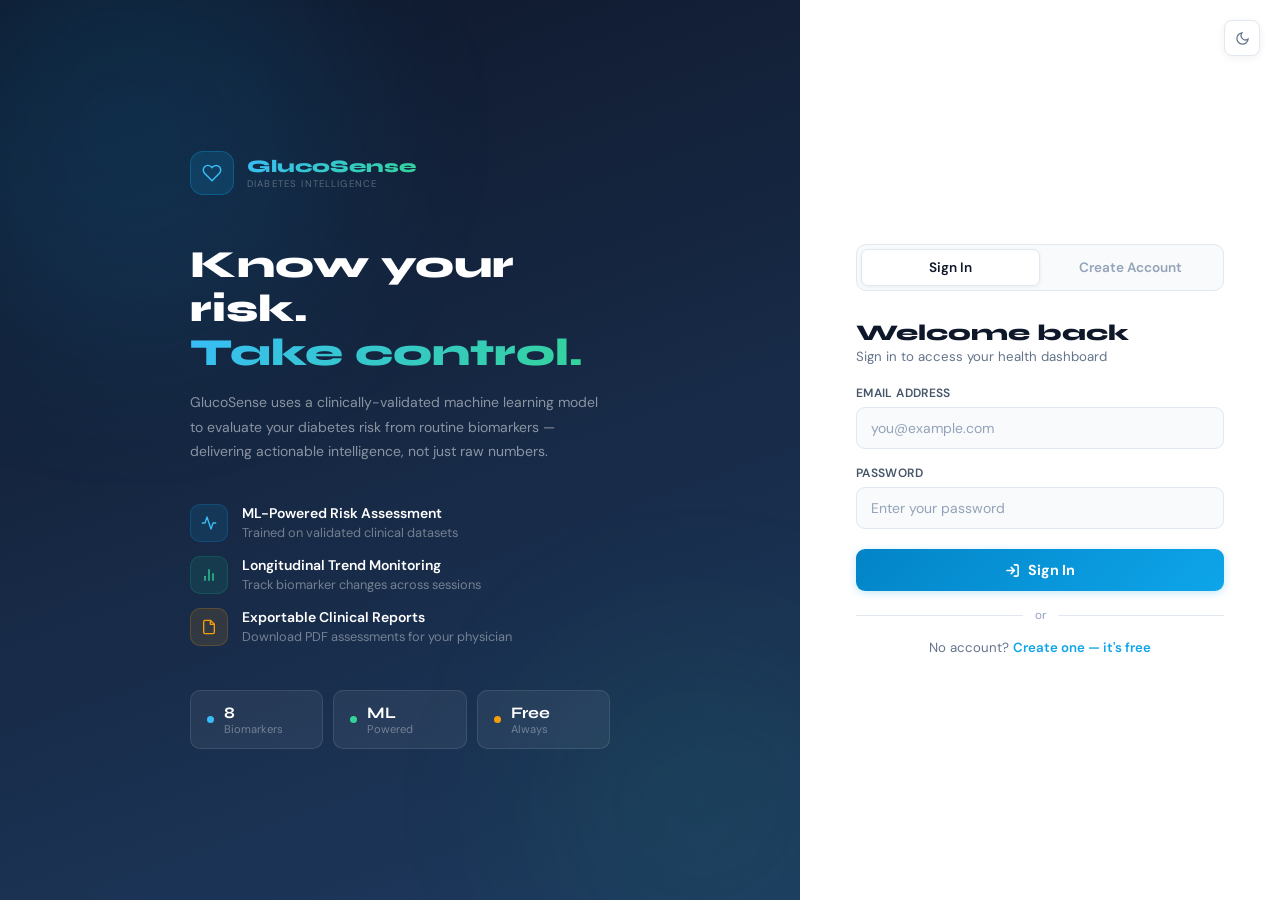
<file: frontend/pages/dashboard.html>
<!-- frontend/pages/dashboard.html -->
<!DOCTYPE html>
<html lang="en">
<head>
  <meta charset="UTF-8"/>
  <script>document.documentElement.setAttribute('data-theme',localStorage.getItem('gs_theme')||'light')</script>
  <meta name="viewport" content="width=device-width,initial-scale=1.0"/>
  <title>GlucoSense — Dashboard</title>
  <link href="https://fonts.googleapis.com/css2?family=Syne:wght@700;800&family=DM+Sans:wght@300;400;500;600&display=swap" rel="stylesheet"/>
  <link rel="stylesheet" href="../assets/css/global.css"/>
  <style>
    /* Let the main content stretch edge-to-edge */
    .main-wrap{width:100%}
    main.dash-main{
      padding:clamp(20px,2.4vw,40px) clamp(20px,2.8vw,48px);
      flex:1;
      width:100%;
      max-width:none;
      display:flex;
      flex-direction:column;
      gap:clamp(18px,1.8vw,28px);
    }

    /* ── Stat cards ─────────────────────────────────────────────── */
    .stat-card{
      background:var(--card);border:1px solid var(--border);border-radius:16px;
      padding:clamp(20px,1.8vw,28px) clamp(22px,2vw,30px);
      position:relative;overflow:hidden;
      transition:border-color .2s,box-shadow .2s,transform .2s,background .25s;
      display:flex;flex-direction:column;justify-content:space-between;
      min-height:140px;
    }
    .stat-card:hover{border-color:var(--muted2);box-shadow:0 6px 22px var(--shadow);transform:translateY(-2px)}
    .stat-icon{width:44px;height:44px;border-radius:11px;display:flex;align-items:center;justify-content:center;margin-bottom:16px}
    .stat-icon.blue{background:rgba(14,165,233,.1);color:#0ea5e9}
    .stat-icon.green{background:rgba(16,185,129,.1);color:#10b981}
    .stat-icon.amber{background:rgba(245,158,11,.1);color:#f59e0b}
    .stat-icon.red{background:rgba(239,68,68,.1);color:#ef4444}
    .stat-val{font-family:'Syne',sans-serif;font-size:clamp(1.7rem,2vw,2.15rem);font-weight:800;line-height:1;color:var(--text);margin-bottom:6px}
    .stat-lbl{font-size:.82rem;color:var(--muted2);font-weight:500;letter-spacing:.2px}

    /* ── Generic cards ──────────────────────────────────────────── */
    .card{
      background:var(--card);border:1px solid var(--border);border-radius:16px;
      transition:border-color .2s,box-shadow .2s,background .25s;
      display:flex;flex-direction:column;
      height:100%;
    }
    .card:hover{border-color:var(--muted2);box-shadow:0 4px 18px var(--shadow)}
    .card-hd{padding:clamp(18px,1.4vw,22px) clamp(22px,1.8vw,28px);border-bottom:1px solid var(--border-sub)}
    .card-title{font-family:'Syne',sans-serif;font-size:.98rem;font-weight:700;color:var(--text)}
    .card-sub{font-size:.78rem;color:var(--muted2);margin-top:3px}
    .card-body{padding:clamp(20px,1.8vw,28px) clamp(22px,1.8vw,28px);flex:1;display:flex;flex-direction:column}

    /* ── Buttons ────────────────────────────────────────────────── */
    .btn-primary{display:inline-flex;align-items:center;gap:8px;padding:10px 20px;border-radius:10px;background:linear-gradient(135deg,#0284c7,#0ea5e9);color:#fff;font-size:.86rem;font-weight:700;border:none;cursor:pointer;font-family:'DM Sans',sans-serif;transition:all .2s;box-shadow:0 2px 8px rgba(14,165,233,.25)}
    .btn-primary:hover{transform:translateY(-1px);box-shadow:0 6px 18px rgba(14,165,233,.35)}
    .btn-ghost{display:inline-flex;align-items:center;gap:10px;padding:12px 16px;border-radius:10px;background:var(--subtle);border:1px solid var(--border);color:var(--text2);font-size:.86rem;font-weight:500;cursor:pointer;font-family:'DM Sans',sans-serif;transition:all .2s;width:100%;text-align:left}
    .btn-ghost:hover{background:var(--hover);color:var(--text);border-color:var(--muted2);transform:translateX(2px)}

    /* ── Progress bars / gauges ─────────────────────────────────── */
    .progress-track{height:6px;background:var(--border-sub);border-radius:99px;overflow:hidden}
    .progress-fill{height:100%;border-radius:99px;transition:width .8s ease}
    .kidney-bar-track{height:9px;background:var(--border-sub);border-radius:99px;overflow:hidden;margin:12px 0 6px}
    .kidney-bar-fill{height:100%;border-radius:99px;transition:width 1s ease;background:linear-gradient(90deg,#a855f7,#7c3aed)}
    .kidney-marker-row{display:flex;justify-content:space-between;align-items:center;padding:11px 0;border-bottom:1px solid var(--border-sub)}
    .kidney-marker-row:last-child{border-bottom:none}

    /* ── Grids that actually fill the screen ────────────────────── */
    .four-grid {display:grid;grid-template-columns:repeat(4,minmax(0,1fr));gap:clamp(16px,1.4vw,22px)}
    .section-grid{display:grid;grid-template-columns:1.1fr 1fr;gap:clamp(18px,1.6vw,26px)}
    .three-grid {display:grid;grid-template-columns:1.2fr 1fr 1fr;gap:clamp(18px,1.6vw,26px)}

    /* Ultra-wide screens: breathe more, but don't cap width */
    @media(min-width:1600px){
      main.dash-main{padding:44px 56px;gap:30px}
      .four-grid,.section-grid,.three-grid{gap:26px}
    }

    @media(max-width:1200px){
      .section-grid{grid-template-columns:1fr}
      .three-grid{grid-template-columns:1fr 1fr}
      .three-grid > .card:first-child{grid-column:1 / -1}
    }
    @media(max-width:900px){
      .four-grid{grid-template-columns:repeat(2,1fr)}
      .three-grid{grid-template-columns:1fr}
      .three-grid > .card:first-child{grid-column:auto}
    }
    @media(max-width:560px){
      .four-grid{grid-template-columns:1fr}
    }
  </style>
</head>
<body>
<div class="app-layout">
  <aside class="sidebar"></aside>
  <div class="main-wrap">

    <header class="topbar">
      <div style="flex:1">
        <div class="topbar-title" id="greeting">Clinical Overview</div>
        <div class="topbar-sub">Your personalised health summary</div>
      </div>
      <button class="btn-primary" onclick="location.href='assessment.html'">
        <svg width="14" height="14" viewBox="0 0 24 24" fill="none" stroke="currentColor" stroke-width="2.5" stroke-linecap="round" stroke-linejoin="round"><line x1="12" y1="5" x2="12" y2="19"/><line x1="5" y1="12" x2="19" y2="12"/></svg>
        New Assessment
      </button>
    </header>

    <main class="dash-main">

      <!-- Stat cards -->
      <div class="four-grid">
        <div class="stat-card">
          <div class="stat-icon blue"><svg width="18" height="18" viewBox="0 0 24 24" fill="none" stroke="currentColor" stroke-width="2" stroke-linecap="round" stroke-linejoin="round"><polyline points="22 12 18 12 15 21 9 3 6 12 2 12"/></svg></div>
          <div>
            <div class="stat-val" id="s-total">—</div>
            <div class="stat-lbl">Total Assessments</div>
          </div>
        </div>
        <div class="stat-card">
          <div class="stat-icon green"><svg width="18" height="18" viewBox="0 0 24 24" fill="none" stroke="currentColor" stroke-width="2" stroke-linecap="round" stroke-linejoin="round"><path d="M22 11.08V12a10 10 0 1 1-5.93-9.14"/><polyline points="22 4 12 14.01 9 11.01"/></svg></div>
          <div>
            <div class="stat-val" id="s-avg">—</div>
            <div class="stat-lbl">Average Risk Score</div>
          </div>
        </div>
        <div class="stat-card">
          <div class="stat-icon amber"><svg width="18" height="18" viewBox="0 0 24 24" fill="none" stroke="currentColor" stroke-width="2" stroke-linecap="round" stroke-linejoin="round"><path d="M22 19a2 2 0 0 1-2 2H4a2 2 0 0 1-2-2V5a2 2 0 0 1 2-2h5l2 3h9a2 2 0 0 1 2 2z"/></svg></div>
          <div>
            <div class="stat-val" id="s-docs">—</div>
            <div class="stat-lbl">Medical Documents</div>
          </div>
        </div>
        <div class="stat-card" id="s-risk-card">
          <div class="stat-icon green" id="s-risk-icon"><svg width="18" height="18" viewBox="0 0 24 24" fill="none" stroke="currentColor" stroke-width="2" stroke-linecap="round" stroke-linejoin="round"><path d="M10.29 3.86L1.82 18a2 2 0 0 0 1.71 3h16.94a2 2 0 0 0 1.71-3L13.71 3.86a2 2 0 0 0-3.42 0z"/><line x1="12" y1="9" x2="12" y2="13"/><line x1="12" y1="17" x2="12.01" y2="17"/></svg></div>
          <div>
            <div class="stat-val" id="s-risk">—</div>
            <div class="stat-lbl">Latest Risk Level</div>
          </div>
        </div>
      </div>

      <!-- Middle -->
      <div class="section-grid">

        <!-- Gauge -->
        <div class="card">
          <div class="card-hd" style="display:flex;align-items:center;justify-content:space-between">
            <div><div class="card-title">Risk Gauge</div><div class="card-sub">Most recent assessment probability</div></div>
            <span id="gauge-badge" style="display:inline-flex;align-items:center;gap:5px;padding:4px 11px;border-radius:20px;font-size:.74rem;font-weight:600;background:rgba(16,185,129,.08);color:#059669;border:1px solid rgba(16,185,129,.2)">No Data</span>
          </div>
          <div class="card-body" style="align-items:center;justify-content:center">
            <svg viewBox="0 0 200 120" style="width:100%;max-width:340px;margin-bottom:6px">
              <path d="M20,100 A80,80 0 0,1 180,100" fill="none" style="stroke:var(--border-sub)" stroke-width="14" stroke-linecap="round"/>
              <path id="gauge-arc" d="M20,100 A80,80 0 0,1 180,100" fill="none" stroke="#10b981" stroke-width="14" stroke-linecap="round" stroke-dasharray="251.2" stroke-dashoffset="251.2" style="transition:stroke-dashoffset 1.2s ease,stroke .4s"/>
              <line id="gauge-needle" x1="100" y1="100" x2="100" y2="32" style="stroke:var(--border);stroke-width:2;stroke-linecap:round;transform-origin:100px 100px;transform:rotate(-90deg);transition:transform 1.2s ease"/>
              <circle cx="100" cy="100" r="6" style="fill:var(--card);stroke:var(--border)" stroke-width="2"/>
              <text x="14" y="116" style="fill:var(--muted2)" font-size="9" font-family="DM Sans">0%</text>
              <text x="87" y="20" style="fill:var(--muted2)" font-size="9" font-family="DM Sans">50%</text>
              <text x="168" y="116" style="fill:var(--muted2)" font-size="9" font-family="DM Sans">100%</text>
            </svg>
            <div style="text-align:center">
              <span id="gauge-val" style="font-family:'Syne',sans-serif;font-size:2.3rem;font-weight:800;color:#10b981">—</span>
              <span style="font-size:.88rem;color:var(--muted2)"> % probability</span>
            </div>
          </div>
        </div>

        <!-- Recent -->
        <div class="card">
          <div class="card-hd" style="display:flex;align-items:center;justify-content:space-between">
            <div><div class="card-title">Recent Assessments</div><div class="card-sub">Last 5 results</div></div>
            <a href="records.html" style="font-size:.8rem;color:#0ea5e9;text-decoration:none;font-weight:600">View all →</a>
          </div>
          <div id="recent-list" style="padding:0 clamp(22px,1.8vw,28px);flex:1"></div>
        </div>
      </div>

      <!-- Bottom -->
      <div class="three-grid">

        <!-- Key Biomarkers -->
        <div class="card">
          <div class="card-hd"><div class="card-title">Key Biomarkers</div><div class="card-sub">From your latest diabetes assessment</div></div>
          <div class="card-body" id="factors-list">
            <div style="text-align:center;padding:24px 0;color:var(--muted2);font-size:.86rem;margin:auto">
              No assessment data. <a href="assessment.html" style="color:#0ea5e9;text-decoration:none;font-weight:600">Run your first →</a>
            </div>
          </div>
        </div>

        <!-- Kidney Risk Card -->
        <div class="card" id="kidney-card" style="border-color:rgba(168,85,247,.18)">
          <div class="card-hd" style="display:flex;align-items:center;justify-content:space-between">
            <div>
              <div class="card-title" style="display:flex;align-items:center;gap:8px">
                <span style="width:24px;height:24px;background:rgba(168,85,247,.1);border-radius:7px;display:inline-flex;align-items:center;justify-content:center;flex-shrink:0">
                  <svg width="13" height="13" viewBox="0 0 24 24" fill="none" stroke="#a855f7" stroke-width="2.2"><path d="M12 2C8 2 5 6 5 10c0 5 3 8 7 12 4-4 7-7 7-12 0-4-3-8-7-8z"/></svg>
                </span>
                Kidney Risk
              </div>
              <div class="card-sub">Chronic kidney disease screening</div>
            </div>
            <span id="kidney-badge" style="display:inline-flex;align-items:center;gap:5px;padding:4px 11px;border-radius:20px;font-size:.74rem;font-weight:600;background:var(--subtle);color:var(--muted2);border:1px solid var(--border)">No Data</span>
          </div>
          <div class="card-body" id="kidney-body">
            <div style="text-align:center;padding:24px 0;color:var(--muted2);font-size:.86rem;margin:auto">
              <svg style="margin:0 auto 12px;display:block;opacity:.3" width="36" height="36" viewBox="0 0 24 24" fill="none" stroke="currentColor" stroke-width="1.5"><path d="M12 2C8 2 5 6 5 10c0 5 3 8 7 12 4-4 7-7 7-12 0-4-3-8-7-8z"/></svg>
              <div style="margin-bottom:12px">No kidney assessment yet.</div>
              <a href="kidney-assessment.html" style="display:inline-flex;align-items:center;gap:6px;padding:10px 18px;border-radius:10px;background:rgba(168,85,247,.08);color:#a855f7;border:1px solid rgba(168,85,247,.2);text-decoration:none;font-size:.82rem;font-weight:600;transition:background .2s"
                onmouseover="this.style.background='rgba(168,85,247,.15)'" onmouseout="this.style.background='rgba(168,85,247,.08)'">
                <svg width="13" height="13" viewBox="0 0 24 24" fill="none" stroke="currentColor" stroke-width="2.5"><line x1="12" y1="5" x2="12" y2="19"/><line x1="5" y1="12" x2="19" y2="12"/></svg>
                Run kidney screening
              </a>
            </div>
          </div>
        </div>

        <!-- Quick Actions -->
        <div class="card" style="border-color:rgba(14,165,233,.15)">
          <div class="card-hd"><div class="card-title">Quick Actions</div><div class="card-sub">Frequently used features</div></div>
          <div class="card-body" style="gap:10px">
            <button class="btn-ghost" onclick="location.href='assessment.html'">
              <svg width="16" height="16" viewBox="0 0 24 24" fill="none" stroke="#0ea5e9" stroke-width="2" stroke-linecap="round" stroke-linejoin="round"><polyline points="22 12 18 12 15 21 9 3 6 12 2 12"/></svg>
              Run a diabetes assessment
            </button>
            <button class="btn-ghost" onclick="location.href='kidney-assessment.html'">
              <svg width="16" height="16" viewBox="0 0 24 24" fill="none" stroke="#a855f7" stroke-width="2" stroke-linecap="round" stroke-linejoin="round"><path d="M12 2C8 2 5 6 5 10c0 5 3 8 7 12 4-4 7-7 7-12 0-4-3-8-7-8z"/></svg>
              Run a kidney screening
            </button>
            <button class="btn-ghost" onclick="location.href='reports.html'">
              <svg width="16" height="16" viewBox="0 0 24 24" fill="none" stroke="#10b981" stroke-width="2" stroke-linecap="round" stroke-linejoin="round"><path d="M21 15v4a2 2 0 0 1-2 2H5a2 2 0 0 1-2-2v-4"/><polyline points="17 8 12 3 7 8"/><line x1="12" y1="3" x2="12" y2="15"/></svg>
              Upload a medical document
            </button>
            <button class="btn-ghost" onclick="location.href='records.html'">
              <svg width="16" height="16" viewBox="0 0 24 24" fill="none" stroke="#f59e0b" stroke-width="2" stroke-linecap="round" stroke-linejoin="round"><path d="M14 2H6a2 2 0 0 0-2 2v16a2 2 0 0 0 2 2h12a2 2 0 0 0 2-2V8z"/><polyline points="14 2 14 8 20 8"/></svg>
              View assessment history
            </button>
            <button class="btn-ghost" onclick="location.href='tips.html'">
              <svg width="16" height="16" viewBox="0 0 24 24" fill="none" stroke="#818cf8" stroke-width="2" stroke-linecap="round" stroke-linejoin="round"><circle cx="12" cy="12" r="10"/><line x1="12" y1="8" x2="12" y2="12"/><line x1="12" y1="16" x2="12.01" y2="16"/></svg>
              Browse clinical guidelines
            </button>
            <button class="btn-ghost" onclick="location.href='profile.html'">
              <svg width="16" height="16" viewBox="0 0 24 24" fill="none" stroke="#f97316" stroke-width="2" stroke-linecap="round" stroke-linejoin="round"><path d="M20 21v-2a4 4 0 0 0-4-4H8a4 4 0 0 0-4 4v2"/><circle cx="12" cy="7" r="4"/></svg>
              Update account settings
            </button>
          </div>
        </div>
      </div>
    </main>
  </div>
</div>
<div id="toast-container"></div>
<script src="../components/api.js"></script>
<script>
  Auth.requireAuth();
  const user = Auth.getUser();
  const h = new Date().getHours();
  const greeting = h < 12 ? "Good morning" : h < 17 ? "Good afternoon" : "Good evening";
  document.getElementById("greeting").textContent = `${greeting}, ${user?.full_name?.split(" ")[0] || "there"}`;
  buildSidebar("dashboard");

  async function load() {
    try {
      const [stats, records, reports, kidneyStats] = await Promise.all([
        apiFetch("/records/stats"),
        apiFetch("/records/?per_page=5"),
        apiFetch("/reports/"),
        apiFetch("/kidney/records/stats").catch(() => null),
      ]);
      document.getElementById("s-total").textContent = stats.total || 0;
      document.getElementById("s-avg").textContent   = (stats.avg_probability || 0) + "%";
      document.getElementById("s-docs").textContent  = (reports || []).length;
      const risk = stats.latest_risk || "—";
      document.getElementById("s-risk").textContent  = risk;
      styleRiskCard(risk);
      updateGauge(stats.latest_probability || 0, risk);
      renderRecent(records.records || []);
      if (records.records?.length) renderFactors(records.records[0]);
      renderKidneyCard(kidneyStats);
    } catch(e) { Toast.error("Failed to load dashboard data"); }
  }

  function renderKidneyCard(stats) {
    if (!stats || !stats.total) return;
    const risk = stats.latest_risk || "—";
    const prob = stats.avg_probability != null ? (stats.avg_probability * 100).toFixed(1) : null;
    const latestProb = stats.latest_probability != null ? (stats.latest_probability * 100).toFixed(1) : null;

    const badgeCfg = {
      Low:      { bg:"rgba(16,185,129,.08)",  color:"#059669", border:"rgba(16,185,129,.2)"  },
      Moderate: { bg:"rgba(245,158,11,.08)",  color:"#d97706", border:"rgba(245,158,11,.2)"  },
      High:     { bg:"rgba(239,68,68,.08)",   color:"#dc2626", border:"rgba(239,68,68,.2)"   },
    };
    const bc = badgeCfg[risk];

    const badge = document.getElementById("kidney-badge");
    if (bc) {
      badge.style.cssText = `display:inline-flex;align-items:center;gap:5px;padding:4px 11px;border-radius:20px;font-size:.74rem;font-weight:600;background:${bc.bg};color:${bc.color};border:1px solid ${bc.border}`;
      badge.textContent = risk + " Risk";
    }

    const riskBorder = { High:"rgba(239,68,68,.2)", Moderate:"rgba(245,158,11,.2)", Low:"rgba(168,85,247,.18)" };
    document.getElementById("kidney-card").style.borderColor = riskBorder[risk] || "rgba(168,85,247,.18)";

    const barColor = risk === "High" ? "linear-gradient(90deg,#ef4444,#dc2626)"
                   : risk === "Moderate" ? "linear-gradient(90deg,#f59e0b,#d97706)"
                   : "linear-gradient(90deg,#a855f7,#7c3aed)";
    const barWidth = latestProb ? Math.min(parseFloat(latestProb), 100) : 0;
    const valColor = bc ? bc.color : "#a855f7";

    document.getElementById("kidney-body").innerHTML = `
      <div style="display:flex;flex-direction:column;flex:1">
        <div style="display:flex;justify-content:space-between;align-items:baseline;margin-bottom:4px">
          <span style="font-size:.82rem;color:var(--muted2);">Latest probability</span>
          <span style="font-family:'Syne',sans-serif;font-size:1.65rem;font-weight:800;color:${valColor}">${latestProb !== null ? latestProb + "%" : "—"}</span>
        </div>
        <div class="kidney-bar-track"><div class="kidney-bar-fill" style="width:0%;background:${barColor}" id="kidney-bar"></div></div>
        <div style="font-size:.72rem;color:var(--muted2);text-align:right;margin-bottom:16px;">${stats.total} screening${stats.total !== 1 ? "s" : ""} recorded</div>

        <div class="kidney-marker-row">
          <span style="font-size:.84rem;color:var(--muted2);">Total screenings</span>
          <span style="font-size:.86rem;font-weight:700;color:var(--text)">${stats.total}</span>
        </div>
        <div class="kidney-marker-row">
          <span style="font-size:.84rem;color:var(--muted2);">Avg. probability</span>
          <span style="font-size:.86rem;font-weight:700;color:var(--text)">${prob !== null ? prob + "%" : "—"}</span>
        </div>
        <div class="kidney-marker-row">
          <span style="font-size:.84rem;color:var(--muted2);">High risk events</span>
          <span style="font-size:.86rem;font-weight:700;color:${stats.high_risk_count > 0 ? "#ef4444" : "var(--text)"}">${stats.high_risk_count || 0}</span>
        </div>

        <a href="kidney-records.html" style="display:flex;align-items:center;justify-content:center;gap:7px;margin-top:auto;padding:11px;border-radius:10px;background:rgba(168,85,247,.06);border:1px solid rgba(168,85,247,.15);color:#a855f7;text-decoration:none;font-size:.84rem;font-weight:600;transition:background .2s"
          onmouseover="this.style.background='rgba(168,85,247,.12)'" onmouseout="this.style.background='rgba(168,85,247,.06)'">
          <svg width="13" height="13" viewBox="0 0 24 24" fill="none" stroke="currentColor" stroke-width="2"><line x1="8" y1="6" x2="21" y2="6"/><line x1="8" y1="12" x2="21" y2="12"/><line x1="8" y1="18" x2="21" y2="18"/><line x1="3" y1="6" x2="3.01" y2="6"/><line x1="3" y1="12" x2="3.01" y2="12"/><line x1="3" y1="18" x2="3.01" y2="18"/></svg>
          View all kidney records
        </a>
      </div>`;

    requestAnimationFrame(() => {
      setTimeout(() => {
        const bar = document.getElementById("kidney-bar");
        if (bar) bar.style.width = barWidth + "%";
      }, 80);
    });
  }

  function styleRiskCard(risk) {
    const map = {
      High:     { bg:"rgba(239,68,68,.08)",   color:"#ef4444", border:"rgba(239,68,68,.15)"   },
      Moderate: { bg:"rgba(245,158,11,.08)",  color:"#f59e0b", border:"rgba(245,158,11,.15)"  },
      Low:      { bg:"rgba(16,185,129,.08)",  color:"#10b981", border:"rgba(16,185,129,.15)"  },
    };
    const s = map[risk]; if (!s) return;
    document.getElementById("s-risk-card").style.borderColor = s.border;
    const icon = document.getElementById("s-risk-icon");
    icon.style.cssText = `width:44px;height:44px;border-radius:11px;display:flex;align-items:center;justify-content:center;margin-bottom:16px;background:${s.bg};color:${s.color}`;
  }

  function updateGauge(prob, risk) {
    const colors = { Low:"#10b981", Moderate:"#f59e0b", High:"#ef4444" };
    const color  = colors[risk] || "#10b981";
    document.getElementById("gauge-arc").style.strokeDashoffset = 251.2 - (prob/100)*251.2;
    document.getElementById("gauge-arc").setAttribute("stroke", color);
    document.getElementById("gauge-needle").style.transform = `rotate(${-90+(prob/100)*180}deg)`;
    document.getElementById("gauge-val").textContent = prob > 0 ? prob + "%" : "—";
    document.getElementById("gauge-val").style.color = color;
    const badgeCfg = {
      Low:      "background:rgba(16,185,129,.08);color:#059669;border:1px solid rgba(16,185,129,.2)",
      Moderate: "background:rgba(245,158,11,.08);color:#d97706;border:1px solid rgba(245,158,11,.2)",
      High:     "background:rgba(239,68,68,.08);color:#dc2626;border:1px solid rgba(239,68,68,.2)",
    };
    const badge = document.getElementById("gauge-badge");
    if (badgeCfg[risk]) {
      badge.setAttribute("style",`display:inline-flex;align-items:center;gap:5px;padding:4px 11px;border-radius:20px;font-size:.74rem;font-weight:600;${badgeCfg[risk]}`);
      badge.textContent = risk + " Risk";
    }
  }

  function renderRecent(records) {
    const el = document.getElementById("recent-list");
    if (!records.length) {
      el.innerHTML = `<div style="text-align:center;padding:40px 0;color:var(--muted2);font-size:.86rem">No assessments yet.<br/><a href="assessment.html" style="color:#0ea5e9;text-decoration:none;font-weight:600">Start your first →</a></div>`;
      return;
    }
    el.innerHTML = records.map(r => `
      <div style="display:flex;align-items:center;gap:14px;padding:15px 0;border-bottom:1px solid var(--border-sub)">
        <div style="flex:1">
          <div style="font-size:.88rem;font-weight:600;color:var(--text)">Assessment #${r.id}</div>
          <div style="font-size:.76rem;color:var(--muted2);margin-top:2px">${formatDate(r.created_at)}</div>
        </div>
        <div style="text-align:right">
          ${riskBadge(r.risk_level)}
          <div style="font-size:.75rem;color:var(--muted2);margin-top:4px">${(r.probability*100).toFixed(1)}%</div>
        </div>
      </div>`).join("");
  }

  function renderFactors(r) {
    const factors = [
      { l:"Glucose",        v:r.glucose,        max:200, safe:99,   unit:"mg/dL" },
      { l:"BMI",            v:r.bmi,            max:50,  safe:24.9, unit:""      },
      { l:"Blood Pressure", v:r.blood_pressure, max:120, safe:80,   unit:"mmHg"  },
      { l:"Insulin",        v:r.insulin,        max:300, safe:166,  unit:"μU/mL" },
    ];
    document.getElementById("factors-list").innerHTML = factors.map(f => {
      const pct   = Math.min((f.v/f.max)*100, 100);
      const over  = f.v > f.safe;
      const color = over ? "#f59e0b" : "#10b981";
      return `
        <div style="margin-bottom:22px">
          <div style="display:flex;justify-content:space-between;margin-bottom:8px">
            <span style="font-size:.86rem;font-weight:600;color:var(--text2)">${f.l}</span>
            <span style="font-size:.84rem;font-weight:600;color:${color}">${f.v} ${f.unit}</span>
          </div>
          <div class="progress-track"><div class="progress-fill" style="width:${pct}%;background:${color}"></div></div>
        </div>`;
    }).join("");
  }

  load();
</script>
</body>
</html>
</file>
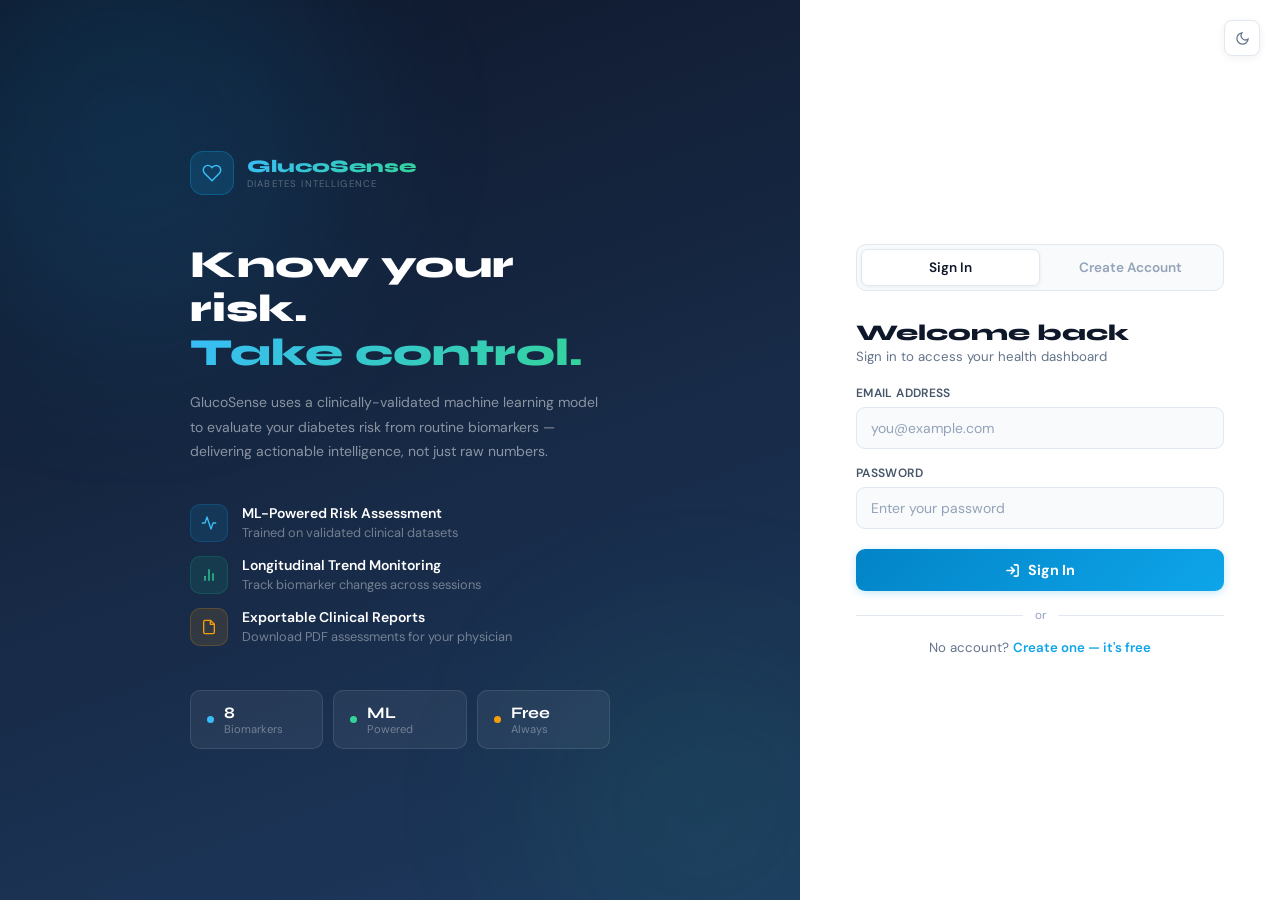
<file: frontend/pages/kidney-records.html>
<!DOCTYPE html>
<html lang="en">
<head>
  <meta charset="UTF-8"/>
  <script>document.documentElement.setAttribute('data-theme',localStorage.getItem('gs_theme')||'light')</script>
  <meta name="viewport" content="width=device-width,initial-scale=1.0"/>
  <title>GlucoSense — Kidney Assessment History</title>
  <link href="https://fonts.googleapis.com/css2?family=Syne:wght@700;800&family=DM+Sans:wght@300;400;500;600&display=swap" rel="stylesheet"/>
  <link rel="stylesheet" href="../assets/css/global.css"/>
  <style>
    .stat-card{background:var(--card);border:1px solid var(--border);border-radius:14px;padding:20px 22px;transition:border-color .2s,box-shadow .2s,transform .2s,background .25s}
    .stat-card:hover{border-color:var(--muted2);box-shadow:0 4px 16px var(--shadow);transform:translateY(-1px)}
    .stat-icon{width:38px;height:38px;border-radius:9px;display:flex;align-items:center;justify-content:center;margin-bottom:14px}
    .stat-icon.purple{background:rgba(168,85,247,.1);color:#a855f7}
    .stat-icon.green{background:rgba(16,185,129,.1);color:#10b981}
    .stat-icon.amber{background:rgba(245,158,11,.1);color:#f59e0b}
    .stat-icon.red{background:rgba(239,68,68,.1);color:#ef4444}
    .stat-val{font-family:'Syne',sans-serif;font-size:1.65rem;font-weight:800;line-height:1;color:var(--text);margin-bottom:4px}
    .stat-lbl{font-size:.75rem;color:var(--muted2);font-weight:500}
    .four-grid{display:grid;grid-template-columns:repeat(4,1fr);gap:16px}
    .card{background:var(--card);border:1px solid var(--border);border-radius:14px;transition:background .25s,border-color .25s}
    .btn-primary{display:inline-flex;align-items:center;gap:7px;padding:9px 18px;border-radius:8px;background:linear-gradient(135deg,#7c3aed,#a855f7);color:#fff;font-size:.83rem;font-weight:700;border:none;cursor:pointer;font-family:'DM Sans',sans-serif;transition:all .2s;box-shadow:0 2px 6px rgba(168,85,247,.25)}
    .btn-primary:hover{transform:translateY(-1px);box-shadow:0 4px 14px rgba(168,85,247,.35)}
    .btn-ghost{display:inline-flex;align-items:center;gap:6px;padding:8px 14px;border-radius:8px;background:var(--subtle);border:1px solid var(--border);color:var(--text2);font-size:.82rem;font-weight:500;cursor:pointer;font-family:'DM Sans',sans-serif;transition:all .2s}
    .btn-ghost:hover{background:var(--hover);color:var(--text);border-color:var(--muted2)}
    .btn-ghost:disabled{opacity:.4;cursor:not-allowed}
    .filter-btn{padding:6px 14px;border-radius:20px;font-size:.8rem;font-weight:600;cursor:pointer;border:1px solid var(--border);background:var(--card);color:var(--muted);font-family:'DM Sans',sans-serif;transition:all .2s}
    .filter-btn:hover{border-color:rgba(168,85,247,.3);color:#a855f7}
    .filter-btn.active{background:rgba(168,85,247,.08);color:#a855f7;border-color:rgba(168,85,247,.2)}
    .btn-danger{display:inline-flex;align-items:center;gap:5px;padding:6px 11px;border-radius:7px;background:rgba(239,68,68,.06);border:1px solid rgba(239,68,68,.15);color:#ef4444;font-size:.78rem;font-weight:500;cursor:pointer;font-family:'DM Sans',sans-serif;transition:all .2s}
    .btn-danger:hover{background:rgba(239,68,68,.12)}
    table{width:100%;border-collapse:collapse}
    thead th{background:var(--subtle);padding:11px 16px;text-align:left;font-size:.7rem;font-weight:700;text-transform:uppercase;letter-spacing:.08em;color:var(--muted2);border-bottom:1px solid var(--border);white-space:nowrap}
    tbody td{padding:13px 16px;border-bottom:1px solid var(--border-sub);color:var(--text2);font-size:.855rem}
    tbody tr:last-child td{border-bottom:none}
    tbody tr:hover td{background:var(--hover);color:var(--text)}
    @media(max-width:1100px){.four-grid{grid-template-columns:repeat(2,1fr)}}
    @media(max-width:640px){.four-grid{grid-template-columns:1fr}}
  </style>
</head>
<body>
<div style="display:flex;min-height:100vh">
  <aside class="sidebar"></aside>
  <div class="main-wrap" style="flex:1;display:flex;flex-direction:column">

    <header class="topbar">
      <div style="flex:1">
        <div class="topbar-title">Kidney Assessment History</div>
        <div class="topbar-sub">Longitudinal record of your kidney disease risk assessments</div>
      </div>
      <button class="btn-ghost" onclick="exportCSV()" style="margin-right:8px">
        <svg width="13" height="13" viewBox="0 0 24 24" fill="none" stroke="currentColor" stroke-width="2"><path d="M21 15v4a2 2 0 0 1-2 2H5a2 2 0 0 1-2-2v-4"/><polyline points="7 10 12 15 17 10"/><line x1="12" y1="15" x2="12" y2="3"/></svg>
        Export CSV
      </button>
      <button class="btn-primary" onclick="location.href='kidney-assessment.html'">
        <svg width="13" height="13" viewBox="0 0 24 24" fill="none" stroke="currentColor" stroke-width="2.5"><line x1="12" y1="5" x2="12" y2="19"/><line x1="5" y1="12" x2="19" y2="12"/></svg>
        New Assessment
      </button>
    </header>

    <main style="padding:28px 32px;flex:1">

      <!-- Stats cards -->
      <div class="four-grid" style="margin-bottom:24px">
        <div class="stat-card">
          <div class="stat-icon purple">
            <svg width="16" height="16" viewBox="0 0 24 24" fill="none" stroke="currentColor" stroke-width="2"><path d="M12 2C8.5 2 6 6 6 10c0 5.25 6 12 6 12s6-6.75 6-12c0-4-2.5-8-6-8z"/><circle cx="12" cy="10" r="2.5"/></svg>
          </div>
          <div class="stat-val" id="r-total">—</div><div class="stat-lbl">Total Assessments</div>
        </div>
        <div class="stat-card">
          <div class="stat-icon green">
            <svg width="16" height="16" viewBox="0 0 24 24" fill="none" stroke="currentColor" stroke-width="2"><line x1="18" y1="20" x2="18" y2="10"/><line x1="12" y1="20" x2="12" y2="4"/><line x1="6" y1="20" x2="6" y2="14"/></svg>
          </div>
          <div class="stat-val" id="r-avg">—</div><div class="stat-lbl">Average Risk Score</div>
        </div>
        <div class="stat-card">
          <div class="stat-icon amber">
            <svg width="16" height="16" viewBox="0 0 24 24" fill="none" stroke="currentColor" stroke-width="2"><rect x="3" y="4" width="18" height="18" rx="2"/><line x1="16" y1="2" x2="16" y2="6"/><line x1="8" y1="2" x2="8" y2="6"/><line x1="3" y1="10" x2="21" y2="10"/></svg>
          </div>
          <div class="stat-val" id="r-latest">—</div><div class="stat-lbl">Latest Risk Level</div>
        </div>
        <div class="stat-card">
          <div class="stat-icon red">
            <svg width="16" height="16" viewBox="0 0 24 24" fill="none" stroke="currentColor" stroke-width="2"><path d="M10.29 3.86L1.82 18a2 2 0 0 0 1.71 3h16.94a2 2 0 0 0 1.71-3L13.71 3.86a2 2 0 0 0-3.42 0z"/><line x1="12" y1="9" x2="12" y2="13"/><line x1="12" y1="17" x2="12.01" y2="17"/></svg>
          </div>
          <div class="stat-val" id="r-high">—</div><div class="stat-lbl">High Risk Events</div>
        </div>
      </div>

      <!-- Table card -->
      <div class="card">
        <div style="padding:18px 22px 14px;border-bottom:1px solid var(--border);display:flex;align-items:center;justify-content:space-between;flex-wrap:wrap;gap:10px">
          <div style="font-family:'Syne',sans-serif;font-size:.9rem;font-weight:700;color:var(--text)">Assessment Records</div>
          <div style="display:flex;gap:6px">
            <button class="filter-btn active" onclick="setFilter('all',this)">All</button>
            <button class="filter-btn" onclick="setFilter('Low',this)">Low</button>
            <button class="filter-btn" onclick="setFilter('Moderate',this)">Moderate</button>
            <button class="filter-btn" onclick="setFilter('High',this)">High</button>
          </div>
        </div>
        <div style="overflow-x:auto">
          <table>
            <thead>
              <tr>
                <th>#</th>
                <th>Date</th>
                <th>CKD Risk</th>
                <th>Risk %</th>
                <th>Creatinine</th>
                <th>Urea</th>
                <th>Haemoglobin</th>
                <th>Hypertension</th>
                <th>Diabetes</th>
                <th>Actions</th>
              </tr>
            </thead>
            <tbody id="records-body">
              <tr><td colspan="10" style="text-align:center;padding:32px;color:var(--muted2)">Loading…</td></tr>
            </tbody>
          </table>
        </div>
        <div style="padding:14px 22px;border-top:1px solid var(--border);display:flex;align-items:center;justify-content:space-between;flex-wrap:wrap;gap:10px">
          <div style="font-size:.8rem;color:var(--muted2)" id="pagination-info">—</div>
          <div style="display:flex;gap:6px">
            <button class="btn-ghost" id="btn-prev" onclick="changePage(-1)" disabled>
              <svg width="13" height="13" viewBox="0 0 24 24" fill="none" stroke="currentColor" stroke-width="2.5"><polyline points="15 18 9 12 15 6"/></svg>
              Previous
            </button>
            <button class="btn-ghost" id="btn-next" onclick="changePage(1)">
              Next
              <svg width="13" height="13" viewBox="0 0 24 24" fill="none" stroke="currentColor" stroke-width="2.5"><polyline points="9 18 15 12 9 6"/></svg>
            </button>
          </div>
        </div>
      </div>

    </main>
  </div>
</div>
<div id="toast-container"></div>
<script src="../components/api.js"></script>
<script>
  Auth.requireAuth();
  buildSidebar("kidney-records");

  let allRecords = [];
  let filteredRecords = [];
  let currentPage = 1;
  const perPage = 10;
  let activeFilter = "all";

  async function loadStats() {
    try {
      const s = await apiFetch("/kidney/records/stats");
      document.getElementById("r-total").textContent  = s.total;
      document.getElementById("r-avg").textContent    = s.total ? s.avg_risk + "%" : "—";
      document.getElementById("r-latest").textContent = s.latest_risk || "—";
      document.getElementById("r-high").textContent   = s.high_risk_count;
    } catch(e) { console.error("Stats error", e); }
  }

  async function loadRecords() {
    try {
      // Load all records for client-side filtering (up to 200)
      const data = await apiFetch("/kidney/records?per_page=200");
      allRecords = data.records || [];
      applyFilter();
    } catch(e) {
      document.getElementById("records-body").innerHTML =
        `<tr><td colspan="10" style="text-align:center;padding:32px;color:#ef4444">Failed to load records</td></tr>`;
    }
  }

  function setFilter(val, btn) {
    activeFilter = val;
    document.querySelectorAll(".filter-btn").forEach(b => b.classList.remove("active"));
    btn.classList.add("active");
    currentPage = 1;
    applyFilter();
  }

  function applyFilter() {
    filteredRecords = activeFilter === "all"
      ? allRecords
      : allRecords.filter(r => r.risk_level === activeFilter);
    renderPage();
  }

  function renderPage() {
    const total = filteredRecords.length;
    const pages = Math.max(1, Math.ceil(total / perPage));
    currentPage = Math.min(currentPage, pages);
    const start = (currentPage - 1) * perPage;
    const slice = filteredRecords.slice(start, start + perPage);

    document.getElementById("pagination-info").textContent =
      total === 0 ? "No records" : `Showing ${start + 1}–${Math.min(start + perPage, total)} of ${total} records`;

    document.getElementById("btn-prev").disabled = currentPage <= 1;
    document.getElementById("btn-next").disabled = currentPage >= pages;

    const tbody = document.getElementById("records-body");
    if (slice.length === 0) {
      tbody.innerHTML = `<tr><td colspan="10" style="text-align:center;padding:32px;color:var(--muted2)">No assessments found</td></tr>`;
      return;
    }

    tbody.innerHTML = slice.map((r, i) => `
      <tr>
        <td style="color:var(--muted2);font-size:.78rem">${start + i + 1}</td>
        <td style="white-space:nowrap">${formatDate(r.created_at)}</td>
        <td>${riskBadge(r.risk_level)}</td>
        <td style="font-weight:600;color:var(--text)">${(r.probability * 100).toFixed(1)}%</td>
        <td>${r.serum_creatinine ?? "—"} mg/dL</td>
        <td>${r.blood_urea ?? "—"} mg/dL</td>
        <td>${r.haemoglobin ?? "—"} g/dL</td>
        <td>${r.hypertension ? yesChip() : noChip()}</td>
        <td>${r.diabetes_mellitus ? yesChip() : noChip()}</td>
        <td>
          <button class="btn-danger" onclick="deleteRecord(${r.id})">
            <svg width="12" height="12" viewBox="0 0 24 24" fill="none" stroke="currentColor" stroke-width="2"><polyline points="3 6 5 6 21 6"/><path d="M19 6l-1 14a2 2 0 0 1-2 2H8a2 2 0 0 1-2-2L5 6"/><path d="M10 11v6"/><path d="M14 11v6"/></svg>
            Delete
          </button>
        </td>
      </tr>`).join("");
  }

  function yesChip() {
    return `<span style="display:inline-flex;align-items:center;gap:4px;padding:2px 8px;border-radius:20px;font-size:.7rem;font-weight:600;background:rgba(239,68,68,.08);color:#dc2626;border:1px solid rgba(239,68,68,.18)"><span style="width:4px;height:4px;border-radius:50%;background:#dc2626"></span>Yes</span>`;
  }
  function noChip() {
    return `<span style="display:inline-flex;align-items:center;gap:4px;padding:2px 8px;border-radius:20px;font-size:.7rem;font-weight:600;background:rgba(16,185,129,.08);color:#059669;border:1px solid rgba(16,185,129,.18)"><span style="width:4px;height:4px;border-radius:50%;background:#059669"></span>No</span>`;
  }

  function changePage(dir) {
    currentPage += dir;
    renderPage();
    window.scrollTo({ top: 0, behavior: "smooth" });
  }

  async function deleteRecord(id) {
    if (!confirm("Delete this kidney assessment record? This cannot be undone.")) return;
    try {
      await apiFetch(`/kidney/records/${id}`, { method: "DELETE" });
      Toast.success("Record deleted");
      allRecords = allRecords.filter(r => r.id !== id);
      applyFilter();
      loadStats();
    } catch(e) {
      Toast.error(e.message || "Failed to delete record");
    }
  }

  function exportCSV() {
    if (!filteredRecords.length) { Toast.info("No records to export"); return; }
    const headers = [
      "Date","Risk Level","Risk %","Age","Blood Pressure","Blood Glucose",
      "Blood Urea","Serum Creatinine","Sodium","Potassium","Haemoglobin",
      "Packed Cell Vol","WBC","RBC","Hypertension","Diabetes","Pedal Oedema","Anaemia"
    ];
    const rows = filteredRecords.map(r => [
      formatDate(r.created_at),
      r.risk_level,
      (r.probability * 100).toFixed(1) + "%",
      r.age_input,
      r.blood_pressure,
      r.blood_glucose_random,
      r.blood_urea,
      r.serum_creatinine,
      r.sodium,
      r.potassium,
      r.haemoglobin,
      r.packed_cell_volume,
      r.white_blood_cell_count,
      r.red_blood_cell_count,
      r.hypertension ? "Yes" : "No",
      r.diabetes_mellitus ? "Yes" : "No",
      r.pedal_edema ? "Yes" : "No",
      r.anemia ? "Yes" : "No",
    ]);
    const csv = [headers, ...rows].map(r => r.join(",")).join("\n");
    const blob = new Blob([csv], { type: "text/csv" });
    const url  = URL.createObjectURL(blob);
    const a    = document.createElement("a");
    a.href = url; a.download = `kidney_assessments_${new Date().toISOString().split("T")[0]}.csv`;
    a.click(); URL.revokeObjectURL(url);
    Toast.success("CSV exported successfully");
  }

  loadStats();
  loadRecords();
</script>
</body>
</html>
</file>
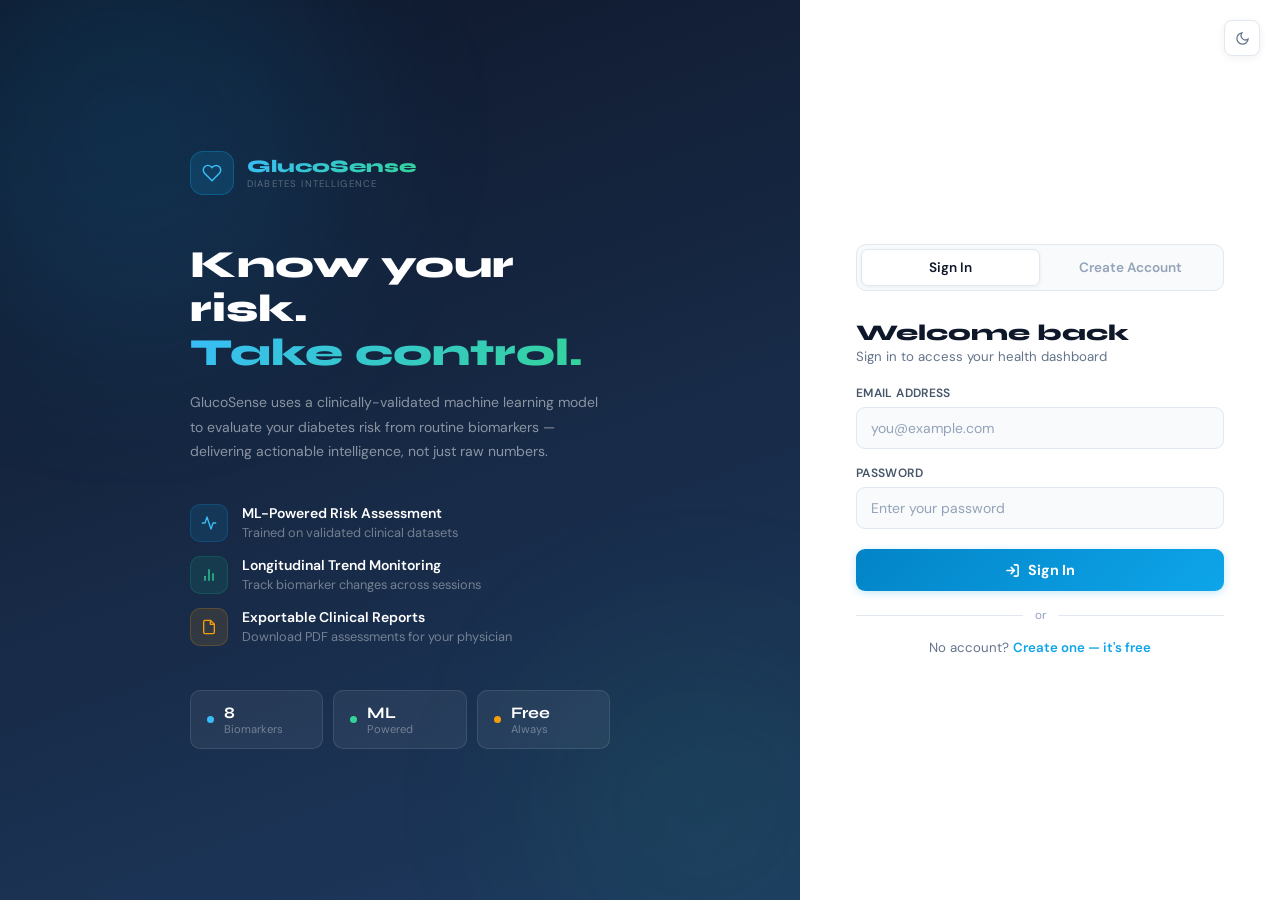
<file: frontend/pages/login.html>
<!DOCTYPE html>
<html lang="en">
<head>
  <meta charset="UTF-8"/>
  <meta name="viewport" content="width=device-width,initial-scale=1.0"/>
  <title>GlucoSense — Sign In</title>
  <script>document.documentElement.setAttribute('data-theme',localStorage.getItem('gs_theme')||'light')</script>
  <link href="https://fonts.googleapis.com/css2?family=Syne:wght@700;800&family=DM+Sans:wght@300;400;500;600&display=swap" rel="stylesheet"/>
  <style>
    :root{--bg:#f1f5f9;--card:#ffffff;--subtle:#f8fafc;--border:#e2e8f0;--text:#0f172a;--text2:#475569;--muted:#64748b;--muted2:#94a3b8;--input-bg:#f8fafc;--shadow:rgba(15,23,42,.06)}
    [data-theme="dark"]{--bg:#060c15;--card:#0c1424;--subtle:#111c30;--border:rgba(255,255,255,.09);--text:#e2e8f0;--text2:#94a3b8;--muted:#64748b;--muted2:#4e6380;--input-bg:#0d1a2d;--shadow:rgba(0,0,0,.35)}
    *{box-sizing:border-box;margin:0;padding:0}
    body{background:var(--bg);font-family:'DM Sans',sans-serif;min-height:100vh;display:flex;-webkit-font-smoothing:antialiased;animation:page-in .3s ease both;transition:background .25s}
    @keyframes page-in{from{opacity:0;transform:translateY(4px)}to{opacity:1;transform:translateY(0)}}
    input,select,button{font-family:'DM Sans',sans-serif}

    .left{flex:1;background:linear-gradient(160deg,#0f172a 0%,#1e3a5f 100%);display:flex;flex-direction:column;justify-content:center;align-items:center;padding:64px 60px;position:relative;overflow:hidden}
    .orb{position:absolute;border-radius:50%;filter:blur(80px);pointer-events:none}
    .orb-a{width:420px;height:420px;background:rgba(14,165,233,.12);top:-80px;left:-80px}
    .orb-b{width:320px;height:320px;background:rgba(16,185,129,.08);bottom:-60px;right:-60px}
    .left-inner{position:relative;z-index:2;max-width:420px;width:100%}

    .right{width:480px;flex-shrink:0;display:flex;align-items:center;justify-content:center;padding:48px 52px;background:var(--card);box-shadow:-1px 0 0 var(--border);transition:background .25s,box-shadow .25s}
    .auth-card{width:100%;max-width:368px}

    .tabs{display:flex;background:var(--subtle);border:1px solid var(--border);border-radius:10px;padding:4px;gap:3px;margin-bottom:28px;transition:background .25s,border-color .25s}
    .tab{flex:1;padding:9px;border-radius:7px;text-align:center;font-size:.85rem;font-weight:600;cursor:pointer;border:none;background:transparent;color:var(--muted2);font-family:'DM Sans',sans-serif;transition:all .2s}
    .tab.active{background:var(--card);color:var(--text);border:1px solid var(--border);box-shadow:0 1px 4px var(--shadow)}

    .form{display:none;flex-direction:column;gap:16px}
    .form.active{display:flex}
    .form-title{font-family:'Syne',sans-serif;font-size:1.4rem;font-weight:800;color:var(--text);margin-bottom:2px;transition:color .25s}
    .form-sub{font-size:.83rem;color:var(--muted);margin-bottom:4px}
    .fg{display:flex;flex-direction:column;gap:6px}
    .fl{font-size:.75rem;font-weight:600;color:var(--text2);letter-spacing:.03em;text-transform:uppercase}
    .fi{background:var(--input-bg);border:1px solid var(--border);border-radius:9px;padding:11px 14px;color:var(--text);font-size:.875rem;transition:border-color .2s,box-shadow .2s,background .2s;width:100%;outline:none}
    .fi:focus{border-color:#0ea5e9;box-shadow:0 0 0 3px rgba(14,165,233,.12);background:var(--card)}
    .fi::placeholder{color:var(--muted2)}
    .fi option{background:var(--card);color:var(--text)}
    [data-theme="dark"] .fi{color-scheme:dark}
    .row2{display:grid;grid-template-columns:1fr 1fr;gap:12px}
    .err{background:#fef2f2;border:1px solid rgba(239,68,68,.2);border-radius:8px;padding:10px 13px;font-size:.82rem;color:#dc2626;display:none}
    [data-theme="dark"] .err{background:rgba(239,68,68,.08)}
    .btn-sub{background:linear-gradient(135deg,#0284c7,#0ea5e9);color:#fff;border:none;border-radius:9px;padding:12px;font-size:.9rem;font-weight:700;cursor:pointer;width:100%;display:flex;align-items:center;justify-content:center;gap:8px;margin-top:4px;transition:all .2s;box-shadow:0 2px 8px rgba(14,165,233,.25)}
    .btn-sub:hover{transform:translateY(-1px);box-shadow:0 6px 20px rgba(14,165,233,.3)}
    .btn-sub:disabled{opacity:.55;cursor:not-allowed;transform:none;box-shadow:none}
    .divider{display:flex;align-items:center;gap:12px;font-size:.74rem;color:var(--muted2)}
    .divider::before,.divider::after{content:'';flex:1;height:1px;background:var(--border)}
    .foot-text{text-align:center;font-size:.83rem;color:var(--muted)}
    .link{color:#0ea5e9;cursor:pointer;font-weight:600;transition:opacity .15s}
    .link:hover{opacity:.75}

    /* Theme toggle for login page */
    .login-theme-btn{position:fixed;top:20px;right:20px;z-index:100;width:36px;height:36px;border-radius:8px;background:var(--card);border:1px solid var(--border);color:var(--muted);cursor:pointer;display:flex;align-items:center;justify-content:center;transition:all .2s;box-shadow:0 2px 8px var(--shadow)}
    .login-theme-btn:hover{background:var(--subtle);color:var(--text)}
    .icon-moon{display:block}
    .icon-sun{display:none}
    [data-theme="dark"] .icon-moon{display:none}
    [data-theme="dark"] .icon-sun{display:block}

    .feature-row{display:flex;align-items:center;gap:14px}
    .feat-icon{width:38px;height:38px;border-radius:10px;display:flex;align-items:center;justify-content:center;flex-shrink:0;border:1px solid}
    .metric{display:flex;align-items:center;gap:10px;padding:12px 16px;background:rgba(255,255,255,.06);border:1px solid rgba(255,255,255,.1);border-radius:10px}
    .metric-dot{width:7px;height:7px;border-radius:50%;flex-shrink:0}

    #toast-container{position:fixed;bottom:24px;right:24px;z-index:9999;display:flex;flex-direction:column;gap:8px}
    .toast{display:flex;align-items:center;gap:10px;padding:12px 16px;border-radius:9px;min-width:260px;font-size:.87rem;background:var(--card);border:1px solid var(--border);box-shadow:0 4px 16px var(--shadow)}
    .toast.success{border-color:rgba(16,185,129,.3);color:#10b981}
    .toast.error{border-color:rgba(239,68,68,.3);color:#ef4444}

    @media(max-width:900px){.left{display:none}.right{width:100%;padding:40px 24px;box-shadow:none}}
  </style>
</head>
<body>
  <!-- Theme toggle -->
  <button class="login-theme-btn" onclick="toggleTheme()" title="Toggle theme">
    <svg class="icon-moon" width="15" height="15" viewBox="0 0 24 24" fill="none" stroke="currentColor" stroke-width="2"><path d="M21 12.79A9 9 0 1 1 11.21 3 7 7 0 0 0 21 12.79z"/></svg>
    <svg class="icon-sun"  width="15" height="15" viewBox="0 0 24 24" fill="none" stroke="currentColor" stroke-width="2"><circle cx="12" cy="12" r="5"/><line x1="12" y1="1" x2="12" y2="3"/><line x1="12" y1="21" x2="12" y2="23"/><line x1="4.22" y1="4.22" x2="5.64" y2="5.64"/><line x1="18.36" y1="18.36" x2="19.78" y2="19.78"/><line x1="1" y1="12" x2="3" y2="12"/><line x1="21" y1="12" x2="23" y2="12"/><line x1="4.22" y1="19.78" x2="5.64" y2="18.36"/><line x1="18.36" y1="5.64" x2="19.78" y2="4.22"/></svg>
  </button>
  <!-- Left: Branding -->
  <div class="left">
    <div class="orb orb-a"></div>
    <div class="orb orb-b"></div>
    <div class="left-inner">

      <!-- Logo -->
      <div style="display:flex;align-items:center;gap:13px;margin-bottom:48px">
        <div style="width:44px;height:44px;border-radius:13px;background:rgba(14,165,233,.15);border:1px solid rgba(14,165,233,.3);display:flex;align-items:center;justify-content:center;flex-shrink:0">
          <svg width="20" height="20" viewBox="0 0 24 24" fill="none" stroke="#38bdf8" stroke-width="1.8" stroke-linecap="round" stroke-linejoin="round"><path d="M20.84 4.61a5.5 5.5 0 0 0-7.78 0L12 5.67l-1.06-1.06a5.5 5.5 0 0 0-7.78 7.78l1.06 1.06L12 21.23l7.78-7.78 1.06-1.06a5.5 5.5 0 0 0 0-7.78z"/></svg>
        </div>
        <div>
          <div style="font-family:'Syne',sans-serif;font-weight:800;font-size:1.1rem;background:linear-gradient(135deg,#38bdf8,#34d399);-webkit-background-clip:text;-webkit-text-fill-color:transparent;background-clip:text">GlucoSense</div>
          <div style="font-size:.6rem;color:rgba(255,255,255,.3);letter-spacing:.12em;text-transform:uppercase">Diabetes Intelligence</div>
        </div>
      </div>

      <!-- Headline -->
      <h1 style="font-family:'Syne',sans-serif;font-size:2.4rem;font-weight:800;line-height:1.14;margin-bottom:16px;color:#ffffff">
        Know your risk.<br/>
        <span style="background:linear-gradient(135deg,#38bdf8,#34d399);-webkit-background-clip:text;-webkit-text-fill-color:transparent;background-clip:text">Take control.</span>
      </h1>
      <p style="font-size:.875rem;color:rgba(255,255,255,.5);line-height:1.75;margin-bottom:40px">
        GlucoSense uses a clinically-validated machine learning model to evaluate your diabetes risk from routine biomarkers — delivering actionable intelligence, not just raw numbers.
      </p>

      <!-- Features -->
      <div style="display:flex;flex-direction:column;gap:14px;margin-bottom:44px">
        <div class="feature-row">
          <div class="feat-icon" style="background:rgba(14,165,233,.12);border-color:rgba(14,165,233,.2)">
            <svg width="16" height="16" viewBox="0 0 24 24" fill="none" stroke="#38bdf8" stroke-width="2" stroke-linecap="round" stroke-linejoin="round"><polyline points="22 12 18 12 15 21 9 3 6 12 2 12"/></svg>
          </div>
          <div>
            <div style="font-size:.875rem;font-weight:600;color:#ffffff;margin-bottom:2px">ML-Powered Risk Assessment</div>
            <div style="font-size:.8rem;color:rgba(255,255,255,.4)">Trained on validated clinical datasets</div>
          </div>
        </div>
        <div class="feature-row">
          <div class="feat-icon" style="background:rgba(16,185,129,.12);border-color:rgba(16,185,129,.2)">
            <svg width="16" height="16" viewBox="0 0 24 24" fill="none" stroke="#34d399" stroke-width="2" stroke-linecap="round" stroke-linejoin="round"><line x1="18" y1="20" x2="18" y2="10"/><line x1="12" y1="20" x2="12" y2="4"/><line x1="6" y1="20" x2="6" y2="14"/></svg>
          </div>
          <div>
            <div style="font-size:.875rem;font-weight:600;color:#ffffff;margin-bottom:2px">Longitudinal Trend Monitoring</div>
            <div style="font-size:.8rem;color:rgba(255,255,255,.4)">Track biomarker changes across sessions</div>
          </div>
        </div>
        <div class="feature-row">
          <div class="feat-icon" style="background:rgba(245,158,11,.12);border-color:rgba(245,158,11,.2)">
            <svg width="16" height="16" viewBox="0 0 24 24" fill="none" stroke="#f59e0b" stroke-width="2" stroke-linecap="round" stroke-linejoin="round"><path d="M14 2H6a2 2 0 0 0-2 2v16a2 2 0 0 0 2 2h12a2 2 0 0 0 2-2V8z"/><polyline points="14 2 14 8 20 8"/></svg>
          </div>
          <div>
            <div style="font-size:.875rem;font-weight:600;color:#ffffff;margin-bottom:2px">Exportable Clinical Reports</div>
            <div style="font-size:.8rem;color:rgba(255,255,255,.4)">Download PDF assessments for your physician</div>
          </div>
        </div>
      </div>

      <!-- Stats -->
      <div style="display:flex;gap:10px">
        <div class="metric" style="flex:1"><div class="metric-dot" style="background:#38bdf8"></div><div><div style="font-family:'Syne',sans-serif;font-size:1rem;font-weight:700;color:#fff">8</div><div style="font-size:.7rem;color:rgba(255,255,255,.35)">Biomarkers</div></div></div>
        <div class="metric" style="flex:1"><div class="metric-dot" style="background:#34d399"></div><div><div style="font-family:'Syne',sans-serif;font-size:1rem;font-weight:700;color:#fff">ML</div><div style="font-size:.7rem;color:rgba(255,255,255,.35)">Powered</div></div></div>
        <div class="metric" style="flex:1"><div class="metric-dot" style="background:#f59e0b"></div><div><div style="font-family:'Syne',sans-serif;font-size:1rem;font-weight:700;color:#fff">Free</div><div style="font-size:.7rem;color:rgba(255,255,255,.35)">Always</div></div></div>
      </div>

    </div>
  </div>

  <!-- Right: Auth forms -->
  <div class="right">
    <div class="auth-card">
      <div class="tabs">
        <button class="tab active" onclick="switchTab('login')">Sign In</button>
        <button class="tab" onclick="switchTab('register')">Create Account</button>
      </div>

      <!-- Login -->
      <form class="form active" id="login-form" onsubmit="doLogin(event)">
        <div>
          <div class="form-title">Welcome back</div>
          <div class="form-sub">Sign in to access your health dashboard</div>
        </div>
        <div class="err" id="le"></div>
        <div class="fg">
          <label class="fl">Email Address</label>
          <input class="fi" type="email" id="le-email" placeholder="you@example.com" required autocomplete="email"/>
        </div>
        <div class="fg">
          <label class="fl">Password</label>
          <input class="fi" type="password" id="le-pass" placeholder="Enter your password" required autocomplete="current-password"/>
        </div>
        <button class="btn-sub" type="submit" id="lb">
          <svg width="15" height="15" viewBox="0 0 24 24" fill="none" stroke="currentColor" stroke-width="2.5" stroke-linecap="round" stroke-linejoin="round"><path d="M15 3h4a2 2 0 0 1 2 2v14a2 2 0 0 1-2 2h-4"/><polyline points="10 17 15 12 10 7"/><line x1="15" y1="12" x2="3" y2="12"/></svg>
          <span id="lb-text">Sign In</span>
        </button>
        <div class="divider">or</div>
        <p class="foot-text">No account? <span class="link" onclick="switchTab('register')">Create one — it's free</span></p>
      </form>

      <!-- Register -->
      <form class="form" id="register-form" onsubmit="doRegister(event)">
        <div>
          <div class="form-title">Create account</div>
          <div class="form-sub">Join GlucoSense to begin your health journey</div>
        </div>
        <div class="err" id="re"></div>
        <div class="fg">
          <label class="fl">Full Name</label>
          <input class="fi" type="text" id="re-name" placeholder="e.g. John Mensah" required autocomplete="name"/>
        </div>
        <div class="row2">
          <div class="fg">
            <label class="fl">Age</label>
            <input class="fi" type="number" id="re-age" placeholder="30" min="1" max="120"/>
          </div>
          <div class="fg">
            <label class="fl">Gender</label>
            <select class="fi" id="re-gender">
              <option value="">Select</option>
              <option>Female</option>
              <option>Male</option>
              <option>Other</option>
            </select>
          </div>
        </div>
        <div class="fg">
          <label class="fl">Email Address</label>
          <input class="fi" type="email" id="re-email" placeholder="you@example.com" required autocomplete="email"/>
        </div>
        <div class="fg">
          <label class="fl">Password</label>
          <input class="fi" type="password" id="re-pass" placeholder="Minimum 6 characters" required minlength="6" autocomplete="new-password"/>
        </div>
        <button class="btn-sub" type="submit" id="rb">
          <svg width="15" height="15" viewBox="0 0 24 24" fill="none" stroke="currentColor" stroke-width="2.5" stroke-linecap="round" stroke-linejoin="round"><path d="M16 21v-2a4 4 0 0 0-4-4H5a4 4 0 0 0-4 4v2"/><circle cx="8.5" cy="7" r="4"/><line x1="20" y1="8" x2="20" y2="14"/><line x1="23" y1="11" x2="17" y2="11"/></svg>
          <span id="rb-text">Create Account</span>
        </button>
        <p class="foot-text">Already have an account? <span class="link" onclick="switchTab('login')">Sign in</span></p>
      </form>
    </div>
  </div>

  <div id="toast-container"></div>
  <script>
    const API = "http://localhost:5000/api";
    if (localStorage.getItem("gs_token")) window.location.href = "dashboard.html";

    function toggleTheme() {
      const next = document.documentElement.getAttribute("data-theme") === "dark" ? "light" : "dark";
      document.documentElement.setAttribute("data-theme", next);
      localStorage.setItem("gs_theme", next);
    }

    function switchTab(t) {
      document.querySelectorAll(".tab").forEach((el, i) =>
        el.classList.toggle("active", (i === 0 && t === "login") || (i === 1 && t === "register")));
      document.getElementById("login-form").classList.toggle("active", t === "login");
      document.getElementById("register-form").classList.toggle("active", t === "register");
    }

    function showErr(id, msg) { const e = document.getElementById(id); e.textContent = msg; e.style.display = "block"; }
    function hideErr(id) { document.getElementById(id).style.display = "none"; }

    function toast(msg, type = "success") {
      const c = document.getElementById("toast-container");
      const t = document.createElement("div");
      t.className = `toast ${type}`;
      t.innerHTML = `<span>${msg}</span>`;
      c.appendChild(t);
      setTimeout(() => t.remove(), 3500);
    }

    async function doLogin(e) {
      e.preventDefault(); hideErr("le");
      const btn = document.getElementById("lb"); const txt = document.getElementById("lb-text");
      btn.disabled = true; txt.textContent = "Signing in…";
      try {
        const r = await fetch(`${API}/auth/login`, { method:"POST", headers:{"Content-Type":"application/json"}, body: JSON.stringify({ email: document.getElementById("le-email").value, password: document.getElementById("le-pass").value }) });
        const d = await r.json();
        if (!r.ok) throw new Error(d.error || "Login failed");
        localStorage.setItem("gs_token", d.token);
        localStorage.setItem("gs_user", JSON.stringify(d.user));
        toast("Welcome back, " + d.user.full_name.split(" ")[0] + "!");
        setTimeout(() => window.location.href = "dashboard.html", 700);
      } catch (err) { showErr("le", err.message); btn.disabled = false; txt.textContent = "Sign In"; }
    }

    async function doRegister(e) {
      e.preventDefault(); hideErr("re");
      const btn = document.getElementById("rb"); const txt = document.getElementById("rb-text");
      btn.disabled = true; txt.textContent = "Creating account…";
      try {
        const r = await fetch(`${API}/auth/register`, { method:"POST", headers:{"Content-Type":"application/json"}, body: JSON.stringify({ full_name: document.getElementById("re-name").value, email: document.getElementById("re-email").value, password: document.getElementById("re-pass").value, age: document.getElementById("re-age").value || null, gender: document.getElementById("re-gender").value || null }) });
        const d = await r.json();
        if (!r.ok) throw new Error(d.error || "Registration failed");
        localStorage.setItem("gs_token", d.token);
        localStorage.setItem("gs_user", JSON.stringify(d.user));
        toast("Account created! Welcome, " + d.user.full_name.split(" ")[0] + ".");
        setTimeout(() => window.location.href = "dashboard.html", 700);
      } catch (err) { showErr("re", err.message); btn.disabled = false; txt.textContent = "Create Account"; }
    }
  </script>
</body>
</html>
</file>
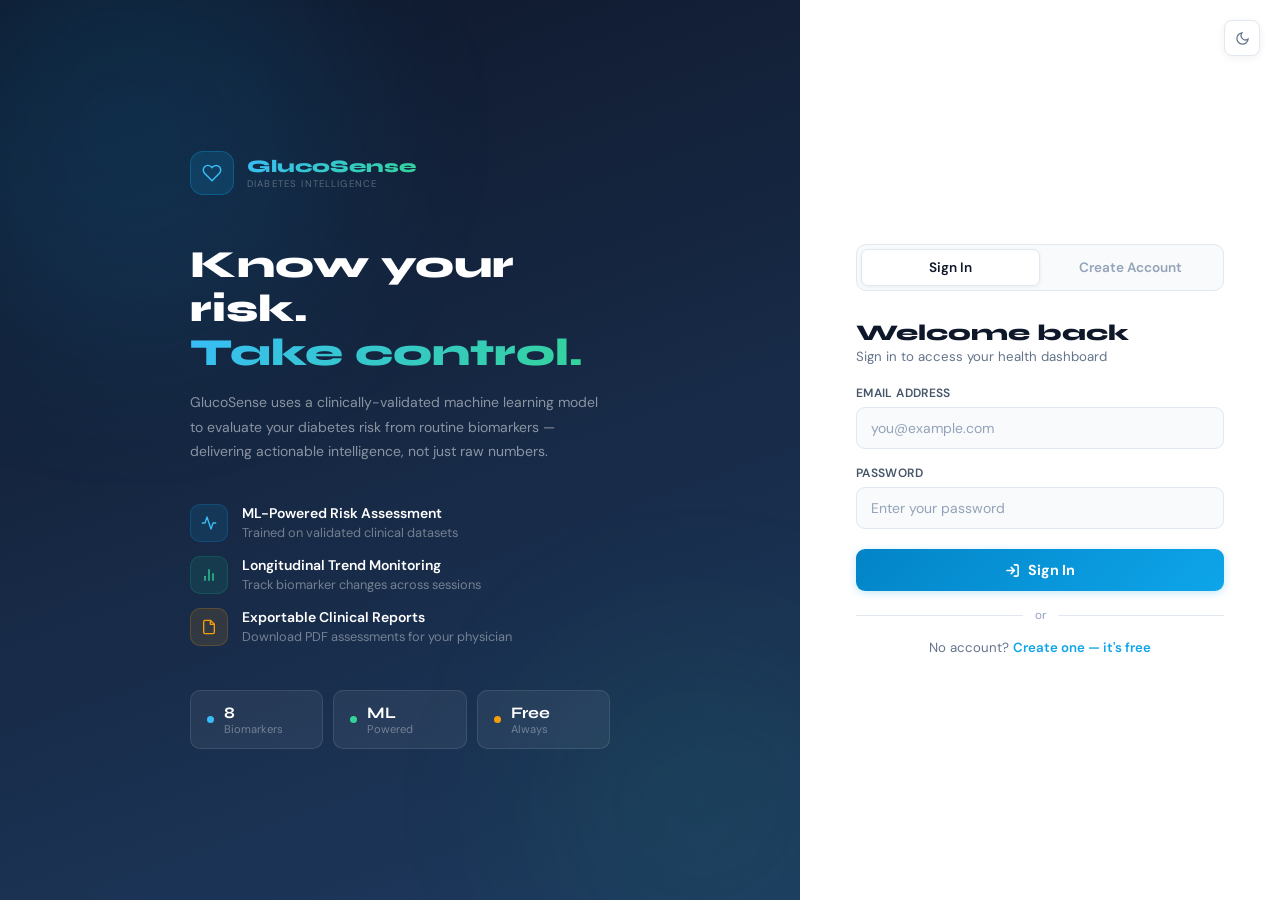
<file: frontend/pages/profile.html>
<!DOCTYPE html>
<html lang="en">
<head>
  <meta charset="UTF-8"/>
  <meta name="viewport" content="width=device-width,initial-scale=1.0"/>
  <title>GlucoSense — Account Settings</title>
  <script>document.documentElement.setAttribute('data-theme',localStorage.getItem('gs_theme')||'light')</script>
  <link href="https://fonts.googleapis.com/css2?family=Syne:wght@700;800&family=DM+Sans:wght@300;400;500;600&display=swap" rel="stylesheet"/>
  <link rel="stylesheet" href="../assets/css/global.css"/>
  <style>
    body{font-family:'DM Sans',sans-serif;background:var(--bg);color:var(--text);}
    .card{background:var(--card);border:1px solid var(--border);border-radius:16px;padding:26px;transition:background .25s,border-color .25s;}
    .form-label{display:block;font-size:.75rem;font-weight:600;color:var(--muted2);text-transform:uppercase;letter-spacing:.06em;margin-bottom:7px;}
    .form-input{width:100%;background:var(--input-bg);border:1px solid var(--border);border-radius:10px;padding:11px 14px;font-size:.88rem;color:var(--text);font-family:'DM Sans',sans-serif;outline:none;transition:border-color .2s,background .2s,color .2s;box-sizing:border-box;}
    .form-input:focus{border-color:#0ea5e9;background:var(--card);box-shadow:0 0 0 3px rgba(14,165,233,.12);}
    .form-input:disabled{opacity:.5;cursor:not-allowed;background:var(--subtle);}
    .form-input::placeholder{color:var(--muted2);}
    select.form-input{appearance:none;background-image:url("data:image/svg+xml,%3Csvg xmlns='http://www.w3.org/2000/svg' width='12' height='12' viewBox='0 0 24 24' fill='none' stroke='%2394a3b8' stroke-width='2'%3E%3Cpolyline points='6 9 12 15 18 9'/%3E%3C/svg%3E");background-repeat:no-repeat;background-position:right 12px center;padding-right:36px;}
    select.form-input option{background:var(--card);color:var(--text);}
    [data-theme="dark"] select.form-input{color-scheme:dark;}
    .btn-primary{background:linear-gradient(135deg,#0284c7,#0ea5e9);color:#fff;font-family:'DM Sans',sans-serif;font-weight:700;font-size:.88rem;padding:11px 22px;border-radius:10px;border:none;cursor:pointer;transition:all .2s;width:100%;box-shadow:0 2px 8px rgba(14,165,233,.2);}
    .btn-primary:hover{opacity:.9;transform:translateY(-1px);box-shadow:0 4px 14px rgba(14,165,233,.3);}
    .btn-danger{background:rgba(239,68,68,.06);color:#ef4444;border:1px solid rgba(239,68,68,.2);font-family:'DM Sans',sans-serif;font-weight:600;font-size:.83rem;padding:9px 18px;border-radius:9px;cursor:pointer;transition:all .2s;display:inline-flex;align-items:center;gap:7px;}
    .btn-danger:hover{background:rgba(239,68,68,.12);border-color:rgba(239,68,68,.35);}
    .btn-ghost{background:var(--subtle);color:var(--text2);border:1px solid var(--border);font-family:'DM Sans',sans-serif;font-weight:600;font-size:.83rem;padding:9px 18px;border-radius:9px;cursor:pointer;transition:all .2s;display:inline-flex;align-items:center;gap:7px;}
    .btn-ghost:hover{background:var(--hover);color:var(--text);border-color:var(--muted2);}
    .stat-pill{text-align:center;padding:14px 18px;background:var(--subtle);border-radius:12px;flex:1;border:1px solid var(--border-sub);transition:background .25s;}
    .avatar-ring{width:82px;height:82px;border-radius:50%;background:linear-gradient(135deg,#0ea5e9,#10b981);display:flex;align-items:center;justify-content:center;font-family:'Syne',sans-serif;font-size:1.75rem;font-weight:800;color:#fff;margin:0 auto 14px;position:relative;}
    .avatar-ring::after{content:'';position:absolute;inset:-3px;border-radius:50%;border:2px solid rgba(14,165,233,.25);pointer-events:none;}
    .notif-toggle{width:40px;height:22px;border-radius:11px;border:1px solid var(--border);position:relative;flex-shrink:0;cursor:pointer;transition:background .2s,border-color .2s;}
    .notif-thumb{width:16px;height:16px;border-radius:50%;position:absolute;top:2px;transition:all .2s;box-shadow:0 1px 3px rgba(0,0,0,.15);}
    @media(max-width:900px){#profile-grid{grid-template-columns:1fr!important}}
  </style>
</head>
<body>
<div class="app-layout">
  <aside class="sidebar"></aside>
  <div class="main-wrap">
    <header class="topbar">
      <div style="flex:1">
        <div class="topbar-title">Account Settings</div>
        <div class="topbar-sub">Manage your personal information and security preferences</div>
      </div>
      <button class="btn-danger" onclick="confirmLogout()">
        <svg width="14" height="14" viewBox="0 0 24 24" fill="none" stroke="currentColor" stroke-width="2"><path d="M9 21H5a2 2 0 0 1-2-2V5a2 2 0 0 1 2-2h4"/><polyline points="16 17 21 12 16 7"/><line x1="21" y1="12" x2="9" y2="12"/></svg>
        Sign Out
      </button>
    </header>

    <div style="padding:28px 32px;">
      <div style="display:grid;grid-template-columns:300px 1fr;gap:24px;align-items:start;" id="profile-grid">

        <!-- LEFT COLUMN -->
        <div style="display:flex;flex-direction:column;gap:20px;">

          <!-- Avatar card -->
          <div class="card" style="text-align:center;">
            <div class="avatar-ring" id="avatar-circle">?</div>
            <div style="font-family:'Syne',sans-serif;font-size:1.05rem;font-weight:700;margin-bottom:3px;color:var(--text);" id="profile-name">—</div>
            <div style="font-size:.82rem;color:var(--muted2);margin-bottom:18px;" id="profile-email">—</div>
            <div style="display:flex;gap:10px;justify-content:center;margin-bottom:18px;">
              <div class="stat-pill">
                <div style="font-family:'Syne',sans-serif;font-size:1.25rem;font-weight:800;color:#0ea5e9;" id="profile-assessments">—</div>
                <div style="font-size:.7rem;color:var(--muted2);margin-top:2px;">Assessments</div>
              </div>
              <div class="stat-pill">
                <div style="font-family:'Syne',sans-serif;font-size:1.25rem;font-weight:800;color:#10b981;" id="profile-docs">—</div>
                <div style="font-size:.7rem;color:var(--muted2);margin-top:2px;">Documents</div>
              </div>
              <div class="stat-pill">
                <div style="font-family:'Syne',sans-serif;font-size:1.25rem;font-weight:800;" id="profile-risk">—</div>
                <div style="font-size:.7rem;color:var(--muted2);margin-top:2px;">Latest Risk</div>
              </div>
            </div>
            <!-- Account info -->
            <div style="text-align:left;font-size:.82rem;">
              <div class="info-row">
                <span style="color:var(--muted2);">Member since</span>
                <span id="member-since" style="color:var(--text);font-weight:500;">—</span>
              </div>
              <div class="info-row">
                <span style="color:var(--muted2);">Account ID</span>
                <span id="account-id" style="font-family:monospace;color:#0ea5e9;font-size:.8rem;">—</span>
              </div>
              <div class="info-row">
                <span style="color:var(--muted2);">Account type</span>
                <span style="background:rgba(16,185,129,.1);color:#059669;font-size:.7rem;font-weight:700;padding:3px 10px;border-radius:20px;letter-spacing:.04em;">PATIENT</span>
              </div>
              <div class="info-row">
                <span style="color:var(--muted2);">Status</span>
                <span style="display:flex;align-items:center;gap:5px;font-size:.82rem;color:#059669;font-weight:500;">
                  <span style="width:7px;height:7px;border-radius:50%;background:#10b981;display:inline-block;animation:breathe 2s ease-in-out infinite;"></span>
                  Active
                </span>
              </div>
            </div>
          </div>

          <!-- Change password card -->
          <div class="card">
            <div style="display:flex;align-items:center;gap:10px;margin-bottom:4px;">
              <div style="width:30px;height:30px;background:rgba(239,68,68,.07);border-radius:8px;display:flex;align-items:center;justify-content:center;border:1px solid rgba(239,68,68,.12);">
                <svg width="14" height="14" viewBox="0 0 24 24" fill="none" stroke="#ef4444" stroke-width="2"><rect x="3" y="11" width="18" height="11" rx="2" ry="2"/><path d="M7 11V7a5 5 0 0 1 10 0v4"/></svg>
              </div>
              <div>
                <div style="font-family:'Syne',sans-serif;font-size:.9rem;font-weight:700;color:var(--text);">Change Password</div>
                <div style="font-size:.75rem;color:var(--muted2);">Update your security credentials</div>
              </div>
            </div>
            <div class="section-divider"></div>
            <div style="display:flex;flex-direction:column;gap:14px;">
              <div>
                <label class="form-label">Current Password</label>
                <input class="form-input" type="password" id="curr-pass" placeholder="Enter current password"/>
              </div>
              <div>
                <label class="form-label">New Password</label>
                <input class="form-input" type="password" id="new-pass" placeholder="Minimum 6 characters" oninput="checkStrength(this.value)"/>
                <div style="margin-top:8px;">
                  <div style="height:3px;background:var(--border);border-radius:2px;overflow:hidden;">
                    <div id="strength-bar" style="height:100%;width:0%;border-radius:2px;transition:width .3s,background .3s;"></div>
                  </div>
                  <div id="strength-label" style="font-size:.72rem;color:var(--muted2);margin-top:4px;"></div>
                </div>
              </div>
              <div>
                <label class="form-label">Confirm New Password</label>
                <input class="form-input" type="password" id="conf-pass" placeholder="Repeat new password"/>
              </div>
              <button class="btn-primary" onclick="changePassword()" style="margin-top:4px;">
                Update Password
              </button>
            </div>
          </div>

          <!-- Danger zone -->
          <div class="card" style="border-color:rgba(239,68,68,.2);">
            <div style="display:flex;align-items:center;gap:8px;margin-bottom:12px;">
              <svg width="15" height="15" viewBox="0 0 24 24" fill="none" stroke="#ef4444" stroke-width="2"><path d="M10.29 3.86L1.82 18a2 2 0 0 0 1.71 3h16.94a2 2 0 0 0 1.71-3L13.71 3.86a2 2 0 0 0-3.42 0z"/><line x1="12" y1="9" x2="12" y2="13"/><line x1="12" y1="17" x2="12.01" y2="17"/></svg>
              <span style="font-family:'Syne',sans-serif;font-size:.88rem;font-weight:700;color:#ef4444;">Danger Zone</span>
            </div>
            <p style="font-size:.8rem;color:var(--muted);margin-bottom:14px;line-height:1.6;">Signing out will clear your local session. Your data remains securely stored on the server.</p>
            <button class="btn-danger" style="width:100%;justify-content:center;" onclick="confirmLogout()">
              <svg width="14" height="14" viewBox="0 0 24 24" fill="none" stroke="currentColor" stroke-width="2"><path d="M9 21H5a2 2 0 0 1-2-2V5a2 2 0 0 1 2-2h4"/><polyline points="16 17 21 12 16 7"/><line x1="21" y1="12" x2="9" y2="12"/></svg>
              Sign Out of GlucoSense
            </button>
          </div>
        </div>

        <!-- RIGHT COLUMN -->
        <div style="display:flex;flex-direction:column;gap:20px;">

          <!-- Edit profile -->
          <div class="card">
            <div style="display:flex;align-items:center;gap:10px;margin-bottom:4px;">
              <div style="width:30px;height:30px;background:rgba(14,165,233,.08);border-radius:8px;display:flex;align-items:center;justify-content:center;border:1px solid rgba(14,165,233,.15);">
                <svg width="14" height="14" viewBox="0 0 24 24" fill="none" stroke="#0ea5e9" stroke-width="2"><path d="M20 21v-2a4 4 0 0 0-4-4H8a4 4 0 0 0-4 4v2"/><circle cx="12" cy="7" r="4"/></svg>
              </div>
              <div>
                <div style="font-family:'Syne',sans-serif;font-size:.9rem;font-weight:700;color:var(--text);">Personal Information</div>
                <div style="font-size:.75rem;color:var(--muted2);">Update your profile details</div>
              </div>
            </div>
            <div class="section-divider"></div>

            <div style="display:grid;grid-template-columns:1fr 1fr;gap:16px;margin-bottom:16px;">
              <div>
                <label class="form-label">Full Name</label>
                <input class="form-input" type="text" id="p-name" placeholder="Your legal full name"/>
              </div>
              <div>
                <label class="form-label">Phone Number</label>
                <input class="form-input" type="tel" id="p-phone" placeholder="+233 20 000 0000"/>
              </div>
              <div>
                <label class="form-label">Age</label>
                <input class="form-input" type="number" id="p-age" min="1" max="120" placeholder="e.g. 34"/>
              </div>
              <div>
                <label class="form-label">Biological Sex</label>
                <select class="form-input" id="p-gender">
                  <option value="">Select…</option>
                  <option value="Female">Female</option>
                  <option value="Male">Male</option>
                  <option value="Other">Other / Prefer not to say</option>
                </select>
              </div>
            </div>
            <div style="margin-bottom:20px;">
              <label class="form-label">Email Address</label>
              <input class="form-input" type="email" id="p-email" disabled/>
              <div style="font-size:.73rem;color:var(--muted2);margin-top:5px;display:flex;align-items:center;gap:5px;">
                <svg width="11" height="11" viewBox="0 0 24 24" fill="none" stroke="currentColor" stroke-width="2"><rect x="3" y="11" width="18" height="11" rx="2"/><path d="M7 11V7a5 5 0 0 1 10 0v4"/></svg>
                Email address cannot be changed after registration
              </div>
            </div>
            <button class="btn-primary" onclick="saveProfile()">
              Save Changes
            </button>
          </div>

          <!-- Health snapshot -->
          <div class="card">
            <div style="display:flex;align-items:center;gap:10px;margin-bottom:4px;">
              <div style="width:30px;height:30px;background:rgba(16,185,129,.08);border-radius:8px;display:flex;align-items:center;justify-content:center;border:1px solid rgba(16,185,129,.15);">
                <svg width="14" height="14" viewBox="0 0 24 24" fill="none" stroke="#10b981" stroke-width="2"><path d="M22 12h-4l-3 9L9 3l-3 9H2"/></svg>
              </div>
              <div>
                <div style="font-family:'Syne',sans-serif;font-size:.9rem;font-weight:700;color:var(--text);">Health Snapshot</div>
                <div style="font-size:.75rem;color:var(--muted2);">Summary of your most recent clinical assessment</div>
              </div>
            </div>
            <div class="section-divider"></div>
            <div id="health-snapshot" style="color:var(--muted2);font-size:.84rem;text-align:center;padding:30px 0;">
              <svg style="margin:0 auto 10px;display:block;opacity:.35" width="32" height="32" viewBox="0 0 24 24" fill="none" stroke="currentColor" stroke-width="1.5"><path d="M22 12h-4l-3 9L9 3l-3 9H2"/></svg>
              Loading health data…
            </div>
          </div>

          <!-- Notification preferences -->
          <div class="card">
            <div style="display:flex;align-items:center;gap:10px;margin-bottom:4px;">
              <div style="width:30px;height:30px;background:rgba(245,158,11,.08);border-radius:8px;display:flex;align-items:center;justify-content:center;border:1px solid rgba(245,158,11,.15);">
                <svg width="14" height="14" viewBox="0 0 24 24" fill="none" stroke="#d97706" stroke-width="2"><path d="M18 8A6 6 0 0 0 6 8c0 7-3 9-3 9h18s-3-2-3-9"/><path d="M13.73 21a2 2 0 0 1-3.46 0"/></svg>
              </div>
              <div>
                <div style="font-family:'Syne',sans-serif;font-size:.9rem;font-weight:700;color:var(--text);">Notification Preferences</div>
                <div style="font-size:.75rem;color:var(--muted2);">Control how GlucoSense communicates with you</div>
              </div>
            </div>
            <div class="section-divider"></div>
            <div style="display:flex;flex-direction:column;gap:16px;" id="notif-list"></div>
            <div style="margin-top:16px;padding:12px 14px;background:rgba(245,158,11,.05);border:1px solid rgba(245,158,11,.15);border-radius:10px;font-size:.77rem;color:var(--muted2);display:flex;align-items:flex-start;gap:8px;">
              <svg style="flex-shrink:0;margin-top:1px" width="13" height="13" viewBox="0 0 24 24" fill="none" stroke="#d97706" stroke-width="2"><circle cx="12" cy="12" r="10"/><line x1="12" y1="8" x2="12" y2="12"/><line x1="12" y1="16" x2="12.01" y2="16"/></svg>
              Notification preferences are saved locally and will be configurable via server settings in a future release.
            </div>
          </div>

        </div>
      </div>
    </div>
  </div>
</div>

<div id="toast-container"></div>
<script src="../components/api.js"></script>
<script>
  Auth.requireAuth();
  buildSidebar("profile");

  // Build notification toggles
  const NOTIFS = [
    ["Assessment reminders","Receive reminders to complete periodic assessments","#0ea5e9",true],
    ["Risk alerts","Get notified when your risk level changes significantly","#ef4444",true],
    ["Health tips","Weekly evidence-based health guideline updates","#10b981",false],
  ];
  document.getElementById("notif-list").innerHTML = NOTIFS.map(([title, desc, color, on]) => `
    <div style="display:flex;align-items:center;justify-content:space-between;gap:12px;">
      <div>
        <div style="font-size:.85rem;font-weight:600;margin-bottom:2px;color:var(--text);">${title}</div>
        <div style="font-size:.76rem;color:var(--muted2);">${desc}</div>
      </div>
      <div style="width:40px;height:22px;background:${on ? `rgba(14,165,233,.15)` : `var(--subtle)`};border-radius:11px;border:1px solid ${on ? `rgba(14,165,233,.3)` : `var(--border)`};position:relative;flex-shrink:0;cursor:pointer;">
        <div style="width:16px;height:16px;background:${on ? color : `var(--muted2)`};border-radius:50%;position:absolute;top:2px;${on ? `right:2px` : `left:2px`};transition:all .2s;box-shadow:0 1px 3px rgba(0,0,0,.12);"></div>
      </div>
    </div>`).join("");

  async function loadProfile(){
    try{
      const [user, stats, docs] = await Promise.all([
        apiFetch("/auth/profile"),
        apiFetch("/records/stats"),
        apiFetch("/reports/")
      ]);

      const initials = (user.full_name || "U")
        .split(" ").map(n => n[0]).join("").slice(0,2).toUpperCase();
      document.getElementById("avatar-circle").textContent = initials;

      document.getElementById("profile-name").textContent = user.full_name || "—";
      document.getElementById("profile-email").textContent = user.email;

      document.getElementById("profile-assessments").textContent = stats.total || 0;
      document.getElementById("profile-docs").textContent = (docs || []).length;

      const riskEl = document.getElementById("profile-risk");
      const risk = stats.latest_risk || "N/A";
      riskEl.textContent = risk;
      if(risk === "High") riskEl.style.color = "#ef4444";
      else if(risk === "Moderate") riskEl.style.color = "#f59e0b";
      else if(risk === "Low") riskEl.style.color = "#10b981";
      else riskEl.style.color = "#94a3b8";

      document.getElementById("member-since").textContent = formatDate(user.created_at);
      document.getElementById("account-id").textContent = `#${user.id}`;

      document.getElementById("p-name").value   = user.full_name || "";
      document.getElementById("p-age").value    = user.age || "";
      document.getElementById("p-gender").value = user.gender || "";
      document.getElementById("p-phone").value  = user.phone || "";
      document.getElementById("p-email").value  = user.email;

      buildSnapshot(stats);
    } catch(e){
      Toast.error("Failed to load profile data");
    }
  }

  function buildSnapshot(stats){
    const el = document.getElementById("health-snapshot");
    if(!stats || !stats.total){
      el.innerHTML = `<div style="text-align:center;padding:24px 0;color:var(--muted2);font-size:.84rem;">
        <svg style="margin:0 auto 10px;display:block;opacity:.35" width="32" height="32" viewBox="0 0 24 24" fill="none" stroke="currentColor" stroke-width="1.5"><path d="M22 12h-4l-3 9L9 3l-3 9H2"/></svg>
        No assessment data yet. <a href="assessment.html" style="color:#0ea5e9;text-decoration:none;font-weight:500;">Run your first assessment →</a>
      </div>`;
      return;
    }
    const risk = stats.latest_risk || "N/A";
    const riskColor = risk === "High" ? "#ef4444" : risk === "Moderate" ? "#f59e0b" : "#10b981";
    const avg = stats.avg_probability != null ? (stats.avg_probability * 100).toFixed(1) : null;
    el.innerHTML = `
      <div style="display:grid;grid-template-columns:repeat(3,1fr);gap:12px;margin-bottom:16px;">
        <div style="background:var(--subtle);border:1px solid var(--border-sub);border-radius:10px;padding:14px;text-align:center;">
          <div style="font-family:'Syne',sans-serif;font-size:1.3rem;font-weight:800;color:#0ea5e9;">${stats.total}</div>
          <div style="font-size:.72rem;color:var(--muted2);margin-top:3px;">Total Assessments</div>
        </div>
        <div style="background:var(--subtle);border:1px solid var(--border-sub);border-radius:10px;padding:14px;text-align:center;">
          <div style="font-family:'Syne',sans-serif;font-size:1.3rem;font-weight:800;color:${riskColor};">${risk}</div>
          <div style="font-size:.72rem;color:var(--muted2);margin-top:3px;">Latest Risk Level</div>
        </div>
        <div style="background:var(--subtle);border:1px solid var(--border-sub);border-radius:10px;padding:14px;text-align:center;">
          <div style="font-family:'Syne',sans-serif;font-size:1.3rem;font-weight:800;color:#f59e0b;">${avg !== null ? avg + "%" : "—"}</div>
          <div style="font-size:.72rem;color:var(--muted2);margin-top:3px;">Avg. Probability</div>
        </div>
      </div>
      <a href="records.html" style="display:flex;align-items:center;justify-content:center;gap:6px;font-size:.81rem;color:#0ea5e9;text-decoration:none;padding:10px;background:rgba(14,165,233,.05);border:1px solid rgba(14,165,233,.15);border-radius:9px;transition:background .2s;font-weight:500;"
        onmouseover="this.style.background='rgba(14,165,233,.1)'"
        onmouseout="this.style.background='rgba(14,165,233,.05)'">
        <svg width="13" height="13" viewBox="0 0 24 24" fill="none" stroke="currentColor" stroke-width="2"><line x1="8" y1="6" x2="21" y2="6"/><line x1="8" y1="12" x2="21" y2="12"/><line x1="8" y1="18" x2="21" y2="18"/><line x1="3" y1="6" x2="3.01" y2="6"/><line x1="3" y1="12" x2="3.01" y2="12"/><line x1="3" y1="18" x2="3.01" y2="18"/></svg>
        View full assessment history
      </a>`;
  }

  async function saveProfile(){
    const btn = event.target;
    btn.disabled = true;
    btn.textContent = "Saving…";
    try{
      const data = {
        full_name: document.getElementById("p-name").value.trim(),
        age:       parseInt(document.getElementById("p-age").value) || null,
        gender:    document.getElementById("p-gender").value || null,
        phone:     document.getElementById("p-phone").value.trim() || null
      };
      if(!data.full_name){ Toast.error("Full name is required"); return; }
      const updated = await apiFetch("/auth/profile", {
        method:"PUT",
        body: JSON.stringify(data)
      });
      localStorage.setItem("gs_user", JSON.stringify(updated));
      buildSidebar("profile");
      Toast.success("Profile updated successfully");
      loadProfile();
    } catch(e){
      Toast.error(e.message || "Failed to update profile");
    } finally{
      btn.disabled = false;
      btn.textContent = "Save Changes";
    }
  }

  async function changePassword(){
    const curr = document.getElementById("curr-pass").value;
    const newP  = document.getElementById("new-pass").value;
    const conf  = document.getElementById("conf-pass").value;

    if(!curr || !newP || !conf){ Toast.error("Please complete all password fields"); return; }
    if(newP !== conf){ Toast.error("New passwords do not match"); return; }
    if(newP.length < 6){ Toast.error("Password must be at least 6 characters"); return; }

    try{
      await apiFetch("/auth/change-password", {
        method:"POST",
        body: JSON.stringify({ current_password: curr, new_password: newP })
      });
      Toast.success("Password changed successfully");
      ["curr-pass","new-pass","conf-pass"].forEach(id => document.getElementById(id).value = "");
      document.getElementById("strength-bar").style.width = "0%";
      document.getElementById("strength-label").textContent = "";
    } catch(e){
      Toast.error(e.message || "Failed to change password");
    }
  }

  function checkStrength(v){
    const bar   = document.getElementById("strength-bar");
    const label = document.getElementById("strength-label");
    if(!v){ bar.style.width="0%"; label.textContent=""; return; }
    let score = 0;
    if(v.length >= 8) score++;
    if(/[A-Z]/.test(v)) score++;
    if(/[0-9]/.test(v)) score++;
    if(/[^A-Za-z0-9]/.test(v)) score++;
    const levels = [
      {w:"25%", c:"#ef4444", t:"Weak"},
      {w:"50%", c:"#f97316", t:"Fair"},
      {w:"75%", c:"#f59e0b", t:"Good"},
      {w:"100%",c:"#10b981", t:"Strong"},
    ];
    const l = levels[Math.max(0, score - 1)];
    bar.style.width = l.w;
    bar.style.background = l.c;
    label.style.color = l.c;
    label.textContent = l.t;
  }

  function confirmLogout(){
    if(confirm("Are you sure you want to sign out of GlucoSense?")){
      Auth.clearSession();
      window.location.href = "login.html";
    }
  }

  loadProfile();
</script>
</body>
</html>
</file>
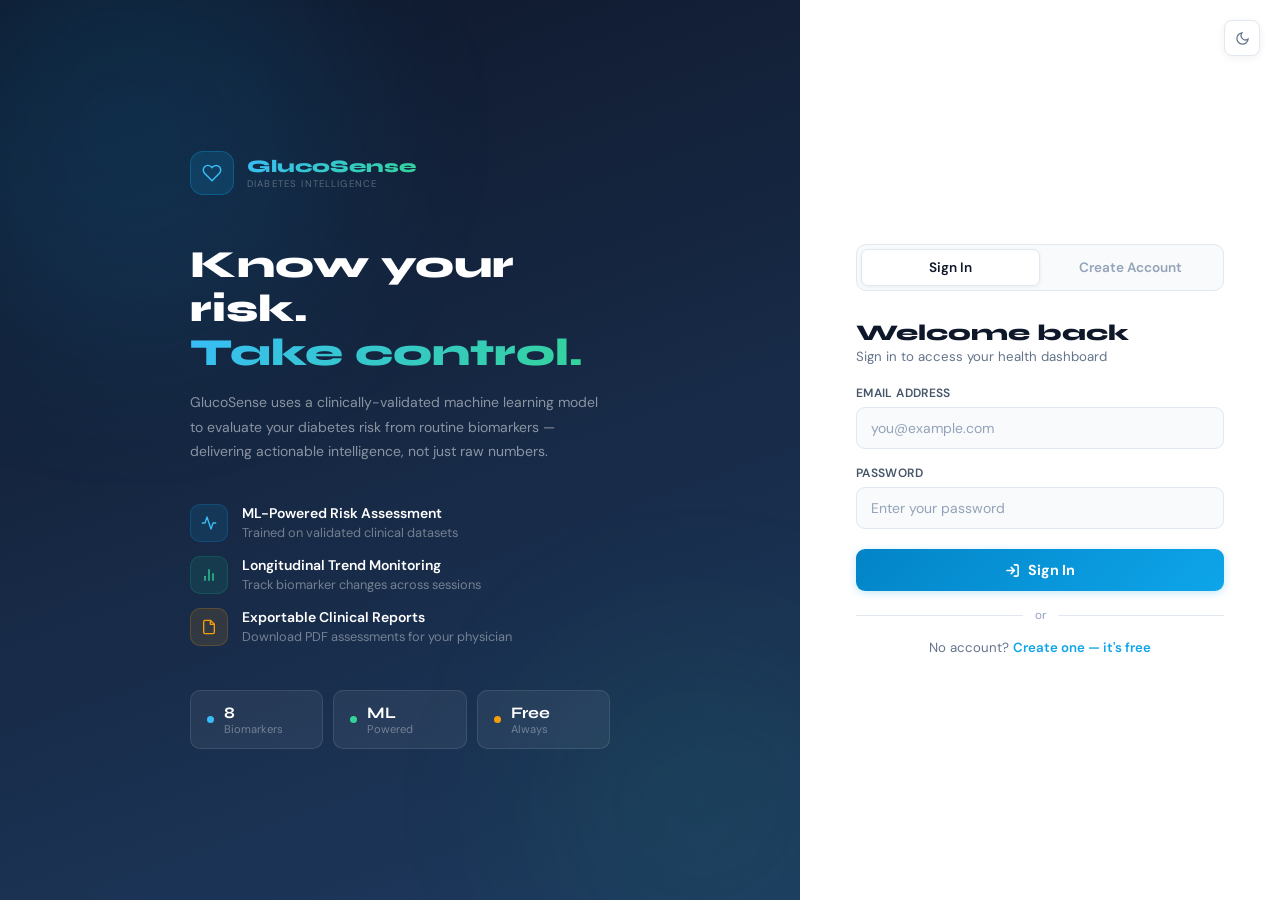
<file: frontend/pages/records.html>
<!DOCTYPE html>
<html lang="en">
<head>
  <meta charset="UTF-8"/>
  <script>document.documentElement.setAttribute('data-theme',localStorage.getItem('gs_theme')||'light')</script>
  <meta name="viewport" content="width=device-width,initial-scale=1.0"/>
  <title>GlucoSense — Assessment History</title>
  <link href="https://fonts.googleapis.com/css2?family=Syne:wght@700;800&family=DM+Sans:wght@300;400;500;600&display=swap" rel="stylesheet"/>
  <link rel="stylesheet" href="../assets/css/global.css"/>
  <style>
    .stat-card{background:var(--card);border:1px solid var(--border);border-radius:14px;padding:20px 22px;transition:border-color .2s,box-shadow .2s,transform .2s,background .25s}
    .stat-card:hover{border-color:var(--muted2);box-shadow:0 4px 16px var(--shadow);transform:translateY(-1px)}
    .stat-icon{width:38px;height:38px;border-radius:9px;display:flex;align-items:center;justify-content:center;margin-bottom:14px}
    .stat-icon.blue{background:rgba(14,165,233,.1);color:#0ea5e9}
    .stat-icon.green{background:rgba(16,185,129,.1);color:#10b981}
    .stat-icon.amber{background:rgba(245,158,11,.1);color:#f59e0b}
    .stat-icon.red{background:rgba(239,68,68,.1);color:#ef4444}
    .stat-val{font-family:'Syne',sans-serif;font-size:1.65rem;font-weight:800;line-height:1;color:var(--text);margin-bottom:4px}
    .stat-lbl{font-size:.75rem;color:var(--muted2);font-weight:500}
    .four-grid{display:grid;grid-template-columns:repeat(4,1fr);gap:16px}
    .card{background:var(--card);border:1px solid var(--border);border-radius:14px;transition:background .25s,border-color .25s}
    .btn-primary{display:inline-flex;align-items:center;gap:7px;padding:9px 18px;border-radius:8px;background:linear-gradient(135deg,#0284c7,#0ea5e9);color:#ffffff;font-size:.83rem;font-weight:700;border:none;cursor:pointer;font-family:'DM Sans',sans-serif;transition:all .2s;box-shadow:0 2px 6px rgba(14,165,233,.2)}
    .btn-primary:hover{transform:translateY(-1px);box-shadow:0 4px 14px rgba(14,165,233,.3)}
    .btn-ghost{display:inline-flex;align-items:center;gap:6px;padding:8px 14px;border-radius:8px;background:var(--subtle);border:1px solid var(--border);color:var(--text2);font-size:.82rem;font-weight:500;cursor:pointer;font-family:'DM Sans',sans-serif;transition:all .2s}
    .btn-ghost:hover{background:var(--hover);color:var(--text);border-color:var(--muted2)}
    .btn-ghost:disabled{opacity:.4;cursor:not-allowed}
    .filter-btn{padding:6px 14px;border-radius:20px;font-size:.8rem;font-weight:600;cursor:pointer;border:1px solid var(--border);background:var(--card);color:var(--muted);font-family:'DM Sans',sans-serif;transition:all .2s}
    .filter-btn:hover{border-color:rgba(14,165,233,.3);color:#0ea5e9}
    .filter-btn.active{background:rgba(14,165,233,.08);color:#0ea5e9;border-color:rgba(14,165,233,.2)}
    .btn-danger{display:inline-flex;align-items:center;gap:5px;padding:6px 11px;border-radius:7px;background:rgba(239,68,68,.06);border:1px solid rgba(239,68,68,.15);color:#ef4444;font-size:.78rem;font-weight:500;cursor:pointer;font-family:'DM Sans',sans-serif;transition:all .2s}
    .btn-danger:hover{background:rgba(239,68,68,.12)}
    table{width:100%;border-collapse:collapse}
    thead th{background:var(--subtle);padding:11px 16px;text-align:left;font-size:.7rem;font-weight:700;text-transform:uppercase;letter-spacing:.08em;color:var(--muted2);border-bottom:1px solid var(--border);white-space:nowrap}
    tbody td{padding:13px 16px;border-bottom:1px solid var(--border-sub);color:var(--text2);font-size:.855rem}
    tbody tr:last-child td{border-bottom:none}
    tbody tr:hover td{background:var(--hover);color:var(--text)}
    @media(max-width:1100px){.four-grid{grid-template-columns:repeat(2,1fr)}}
    @media(max-width:640px){.four-grid{grid-template-columns:1fr}}
  </style>
</head>
<body>
<div class="app-layout">
  <aside class="sidebar"></aside>
  <div class="main-wrap">

    <header class="topbar">
      <div style="flex:1">
        <div class="topbar-title">Assessment History</div>
        <div class="topbar-sub">Complete longitudinal record of your risk assessments</div>
      </div>
      <button class="btn-ghost" onclick="exportCSV()" style="margin-right:8px">
        <svg width="13" height="13" viewBox="0 0 24 24" fill="none" stroke="currentColor" stroke-width="2" stroke-linecap="round" stroke-linejoin="round"><path d="M21 15v4a2 2 0 0 1-2 2H5a2 2 0 0 1-2-2v-4"/><polyline points="7 10 12 15 17 10"/><line x1="12" y1="15" x2="12" y2="3"/></svg>
        Export CSV
      </button>
      <button class="btn-primary" onclick="location.href='assessment.html'">
        <svg width="13" height="13" viewBox="0 0 24 24" fill="none" stroke="currentColor" stroke-width="2.5" stroke-linecap="round" stroke-linejoin="round"><line x1="12" y1="5" x2="12" y2="19"/><line x1="5" y1="12" x2="19" y2="12"/></svg>
        New Assessment
      </button>
    </header>

    <main style="padding:28px 32px;flex:1">

      <div class="four-grid" style="margin-bottom:24px">
        <div class="stat-card">
          <div class="stat-icon blue"><svg width="16" height="16" viewBox="0 0 24 24" fill="none" stroke="currentColor" stroke-width="2" stroke-linecap="round" stroke-linejoin="round"><polyline points="22 12 18 12 15 21 9 3 6 12 2 12"/></svg></div>
          <div class="stat-val" id="r-total">—</div><div class="stat-lbl">Total Assessments</div>
        </div>
        <div class="stat-card">
          <div class="stat-icon green"><svg width="16" height="16" viewBox="0 0 24 24" fill="none" stroke="currentColor" stroke-width="2" stroke-linecap="round" stroke-linejoin="round"><line x1="18" y1="20" x2="18" y2="10"/><line x1="12" y1="20" x2="12" y2="4"/><line x1="6" y1="20" x2="6" y2="14"/></svg></div>
          <div class="stat-val" id="r-avg">—</div><div class="stat-lbl">Average Risk Score</div>
        </div>
        <div class="stat-card">
          <div class="stat-icon amber"><svg width="16" height="16" viewBox="0 0 24 24" fill="none" stroke="currentColor" stroke-width="2" stroke-linecap="round" stroke-linejoin="round"><rect x="3" y="4" width="18" height="18" rx="2"/><line x1="16" y1="2" x2="16" y2="6"/><line x1="8" y1="2" x2="8" y2="6"/><line x1="3" y1="10" x2="21" y2="10"/></svg></div>
          <div class="stat-val" id="r-latest">—</div><div class="stat-lbl">Latest Risk Level</div>
        </div>
        <div class="stat-card">
          <div class="stat-icon red"><svg width="16" height="16" viewBox="0 0 24 24" fill="none" stroke="currentColor" stroke-width="2" stroke-linecap="round" stroke-linejoin="round"><path d="M10.29 3.86L1.82 18a2 2 0 0 0 1.71 3h16.94a2 2 0 0 0 1.71-3L13.71 3.86a2 2 0 0 0-3.42 0z"/><line x1="12" y1="9" x2="12" y2="13"/><line x1="12" y1="17" x2="12.01" y2="17"/></svg></div>
          <div class="stat-val" id="r-high">—</div><div class="stat-lbl">High Risk Events</div>
        </div>
      </div>

      <div class="card">
        <div style="padding:16px 20px;border-bottom:1px solid var(--border-sub);display:flex;align-items:center;gap:10px;flex-wrap:wrap">
          <span style="font-size:.75rem;font-weight:700;color:var(--muted2);text-transform:uppercase;letter-spacing:.06em;margin-right:4px">Filter:</span>
          <button class="filter-btn active" data-filter="all" onclick="applyFilter('all')">All</button>
          <button class="filter-btn" data-filter="Low" onclick="applyFilter('Low')">Low Risk</button>
          <button class="filter-btn" data-filter="Moderate" onclick="applyFilter('Moderate')">Moderate Risk</button>
          <button class="filter-btn" data-filter="High" onclick="applyFilter('High')">High Risk</button>
        </div>

        <div style="overflow-x:auto">
          <table>
            <thead>
              <tr>
                <th>#</th><th>Date</th><th>Risk Level</th><th>Probability</th>
                <th>Glucose</th><th>BMI</th><th>BP</th><th>Insulin</th><th>Actions</th>
              </tr>
            </thead>
            <tbody id="records-body">
              <tr><td colspan="9" style="text-align:center;padding:48px;color:var(--muted2)">
                <div class="spin" style="width:20px;height:20px;border:2px solid var(--border);border-top-color:#0ea5e9;border-radius:50%;margin:0 auto 10px"></div>
                Loading records…
              </td></tr>
            </tbody>
          </table>
        </div>

        <div style="display:flex;align-items:center;justify-content:space-between;padding:14px 20px;border-top:1px solid var(--border-sub)">
          <span style="font-size:.78rem;color:var(--muted2)" id="page-info">—</span>
          <div style="display:flex;gap:6px">
            <button class="btn-ghost" id="btn-prev" onclick="changePage(-1)" disabled>← Previous</button>
            <button class="btn-ghost" id="btn-next" onclick="changePage(1)" disabled>Next →</button>
          </div>
        </div>
      </div>

    </main>
  </div>
</div>
<div id="toast-container"></div>
<script src="../components/api.js"></script>
<script>
  Auth.requireAuth();
  buildSidebar("records");
  let currentPage=1, totalPages=1, currentFilter="all", allRecords=[];

  async function loadStats() {
    try {
      const s = await apiFetch("/records/stats");
      document.getElementById("r-total").textContent  = s.total||0;
      document.getElementById("r-avg").textContent    = (s.avg_probability||0)+"%";
      document.getElementById("r-latest").textContent = s.latest_risk||"—";
      document.getElementById("r-high").textContent   = s.high_risk_count||0;
    } catch(e) {}
  }

  async function loadRecords(page=1) {
    const tbody = document.getElementById("records-body");
    tbody.innerHTML = `<tr><td colspan="9" style="text-align:center;padding:48px;color:var(--muted2)"><div class="spin" style="width:20px;height:20px;border:2px solid var(--border);border-top-color:#0ea5e9;border-radius:50%;margin:0 auto 10px"></div>Loading…</td></tr>`;
    try {
      const data = await apiFetch(`/records/?page=${page}&per_page=10`);
      allRecords = data.records||[];
      totalPages = data.pages||1;
      currentPage = data.current_page||1;
      renderTable(allRecords);
      document.getElementById("page-info").textContent = `Page ${currentPage} of ${totalPages} · ${data.total} records`;
      document.getElementById("btn-prev").disabled = currentPage<=1;
      document.getElementById("btn-next").disabled = currentPage>=totalPages;
    } catch(e) {
      tbody.innerHTML = `<tr><td colspan="9" style="text-align:center;padding:48px;color:#ef4444;font-size:.84rem">Failed to load records. Please try again.</td></tr>`;
    }
  }

  function renderTable(records) {
    const tbody = document.getElementById("records-body");
    const filtered = currentFilter==="all" ? records : records.filter(r=>r.risk_level===currentFilter);
    if (!filtered.length) {
      tbody.innerHTML = `<tr><td colspan="9"><div style="text-align:center;padding:60px 20px;color:var(--muted2)"><div style="font-family:'Syne',sans-serif;font-size:.95rem;color:var(--muted);margin-bottom:6px">No records found</div><div style="font-size:.82rem">Run an assessment to see results here</div></div></td></tr>`;
      return;
    }
    const riskColor = { High:"#ef4444", Moderate:"#f59e0b", Low:"#10b981" };
    tbody.innerHTML = filtered.map(r => `
      <tr>
        <td style="font-weight:600;color:var(--text)">#${r.id}</td>
        <td>${formatDate(r.created_at)}</td>
        <td>${riskBadge(r.risk_level)}</td>
        <td style="font-weight:600;color:${riskColor[r.risk_level]||'#10b981'}">${(r.probability*100).toFixed(1)}%</td>
        <td>${r.glucose} <span style="color:var(--muted2);font-size:.75rem">mg/dL</span></td>
        <td>${r.bmi}</td>
        <td>${r.blood_pressure} <span style="color:var(--muted2);font-size:.75rem">mmHg</span></td>
        <td>${r.insulin} <span style="color:var(--muted2);font-size:.75rem">μU/mL</span></td>
        <td>
          <button class="btn-danger" onclick="deleteRecord(${r.id})">
            <svg width="12" height="12" viewBox="0 0 24 24" fill="none" stroke="currentColor" stroke-width="2" stroke-linecap="round" stroke-linejoin="round"><polyline points="3 6 5 6 21 6"/><path d="M19 6l-1 14a2 2 0 0 1-2 2H8a2 2 0 0 1-2-2L5 6"/><path d="M10 11v6"/><path d="M14 11v6"/></svg>
            Delete
          </button>
        </td>
      </tr>`).join("");
  }

  async function deleteRecord(id) {
    if (!confirm("Permanently delete this assessment record?")) return;
    try {
      await apiFetch(`/records/${id}`,{method:"DELETE"});
      Toast.success("Record deleted successfully");
      loadRecords(currentPage); loadStats();
    } catch(e) { Toast.error(e.message); }
  }

  function applyFilter(f) {
    currentFilter = f;
    document.querySelectorAll(".filter-btn").forEach(b=>b.classList.toggle("active",b.dataset.filter===f));
    renderTable(allRecords);
  }

  function changePage(dir) {
    const np = currentPage+dir;
    if (np<1||np>totalPages) return;
    loadRecords(np);
  }

  async function exportCSV() {
    try {
      const data = await apiFetch("/records/?page=1&per_page=1000");
      const records = data.records||[];
      if (!records.length) { Toast.info("No records available to export"); return; }
      const headers = ["ID","Date","Risk Level","Probability (%)","Glucose (mg/dL)","BMI","BP (mmHg)","Skin Thickness (mm)","Insulin (μU/mL)","Pregnancies","Pedigree"];
      const rows = records.map(r=>[r.id,new Date(r.created_at).toLocaleDateString("en-GB"),r.risk_level,(r.probability*100).toFixed(1),r.glucose,r.bmi,r.blood_pressure,r.skin_thickness,r.insulin,r.pregnancies,r.diabetes_pedigree]);
      const csv = [headers,...rows].map(row=>row.map(v=>`"${String(v??"").replace(/"/g,'""')}"`).join(",")).join("\r\n");
      const blob = new Blob([csv],{type:"text/csv"});
      const url  = URL.createObjectURL(blob);
      const a    = document.createElement("a");
      a.href=url; a.download=`GlucoSense_Records_${new Date().toISOString().split("T")[0]}.csv`; a.click();
      URL.revokeObjectURL(url);
      Toast.success(`Exported ${records.length} records to CSV`);
    } catch(e) { Toast.error("Export failed"); }
  }

  loadStats(); loadRecords();
</script>
</body>
</html>
</file>
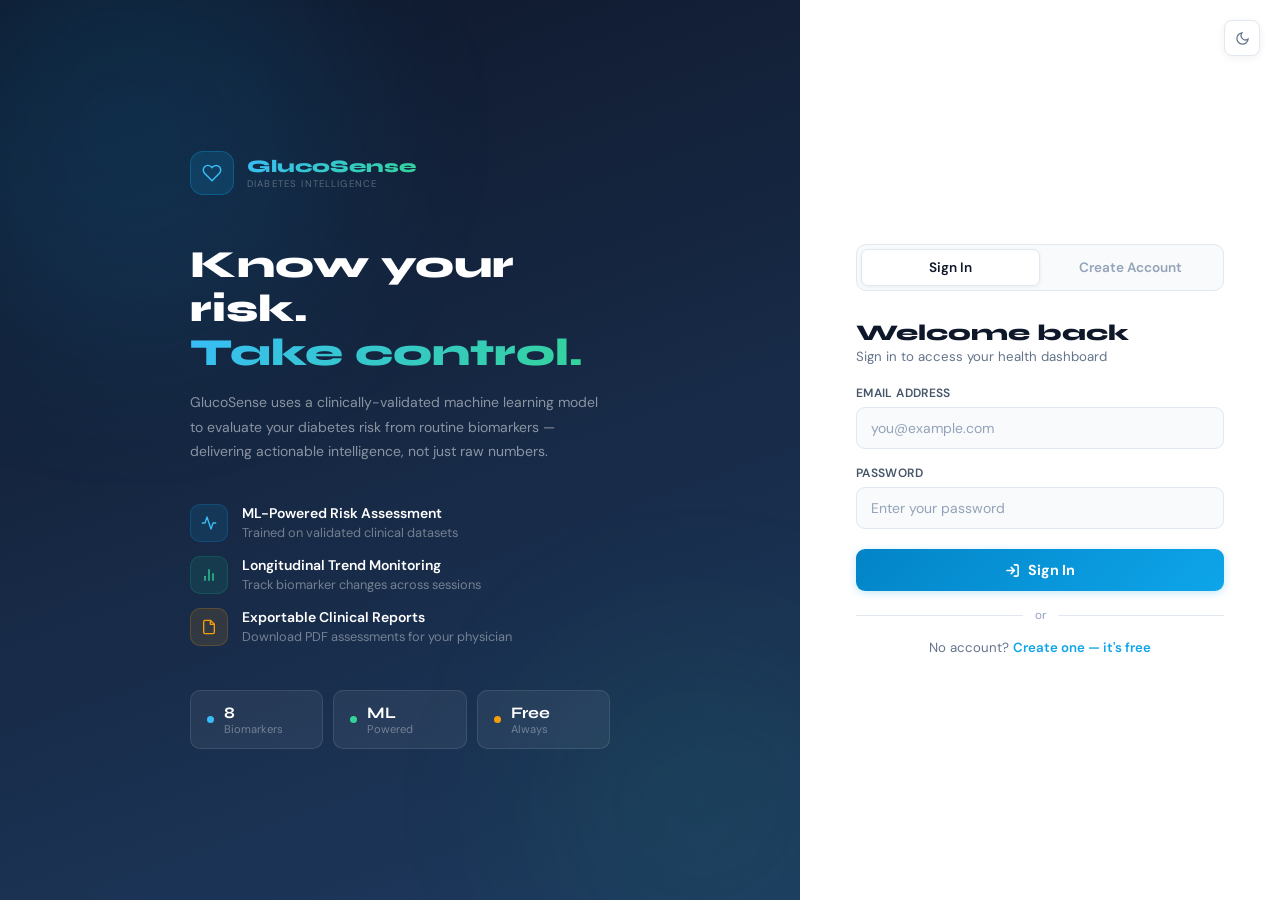
<file: frontend/pages/reports.html>
<!DOCTYPE html>
<html lang="en">
<head>
  <meta charset="UTF-8"/><meta name="viewport" content="width=device-width,initial-scale=1.0"/>
  <title>GlucoSense — Medical Documents</title>
  <script>document.documentElement.setAttribute('data-theme',localStorage.getItem('gs_theme')||'light')</script>
  <link href="https://fonts.googleapis.com/css2?family=Syne:wght@700;800&family=DM+Sans:wght@300;400;500;600&display=swap" rel="stylesheet"/>
  <link rel="stylesheet" href="../assets/css/global.css"/>
  <style>
    body{font-family:'DM Sans',sans-serif;background:var(--bg);color:var(--text);}
    .card{background:var(--card);border:1px solid var(--border);border-radius:14px;transition:background .25s,border-color .25s;}
    .card-hd{padding:18px 22px;border-bottom:1px solid var(--border-sub);}
    .card-title{font-family:'Syne',sans-serif;font-size:.9rem;font-weight:700;color:var(--text);}
    .card-sub{font-size:.75rem;color:var(--muted2);margin-top:2px;}
    .drop-zone{border:2px dashed var(--border);border-radius:12px;padding:44px 24px;text-align:center;cursor:pointer;transition:all .2s;background:var(--subtle);}
    .drop-zone:hover,.drop-zone.dragging{border-color:rgba(14,165,233,.4);background:rgba(14,165,233,.03);}
    .btn-primary{display:inline-flex;align-items:center;gap:7px;padding:10px 20px;border-radius:8px;background:linear-gradient(135deg,#0284c7,#0ea5e9);color:#fff;font-size:.85rem;font-weight:700;border:none;cursor:pointer;font-family:'DM Sans',sans-serif;transition:all .2s;width:100%;justify-content:center;box-shadow:0 2px 6px rgba(14,165,233,.2);}
    .btn-primary:hover{transform:translateY(-1px);box-shadow:0 4px 14px rgba(14,165,233,.3);}
    .btn-ghost{display:inline-flex;align-items:center;gap:6px;padding:7px 13px;border-radius:7px;background:var(--subtle);border:1px solid var(--border);color:var(--text2);font-size:.8rem;font-weight:500;cursor:pointer;font-family:'DM Sans',sans-serif;transition:all .2s;}
    .btn-ghost:hover{background:var(--hover);color:var(--text);border-color:var(--muted2);}
    .btn-danger{display:inline-flex;align-items:center;padding:7px 11px;border-radius:7px;background:rgba(239,68,68,.06);border:1px solid rgba(239,68,68,.15);color:#ef4444;font-size:.8rem;cursor:pointer;font-family:'DM Sans',sans-serif;transition:all .2s;}
    .btn-danger:hover{background:rgba(239,68,68,.12);}
    .file-row{display:flex;align-items:center;gap:13px;padding:13px 20px;border-bottom:1px solid var(--border-sub);transition:background .15s;}
    .file-row:last-child{border-bottom:none;}
    .file-row:hover{background:var(--hover);}
    .file-icon{width:38px;height:38px;border-radius:9px;display:flex;align-items:center;justify-content:center;flex-shrink:0;font-size:1rem;}
    .fi-pdf{background:rgba(239,68,68,.08);color:#ef4444;}
    .fi-img{background:rgba(14,165,233,.08);color:#0ea5e9;}
    .fi-doc{background:rgba(129,140,248,.08);color:#818cf8;}
    .fi-txt{background:rgba(16,185,129,.08);color:#10b981;}
    .progress-track{height:3px;background:var(--border-sub);border-radius:99px;overflow:hidden;}
    .progress-fill{height:100%;background:linear-gradient(90deg,#0ea5e9,#10b981);border-radius:99px;transition:width .25s;}
    .two-col{display:grid;grid-template-columns:1fr 1fr;gap:20px;align-items:start;}
    .upload-preview{background:var(--subtle);border:1px solid var(--border);border-radius:10px;padding:13px 14px;}
    @media(max-width:900px){.two-col{grid-template-columns:1fr;}}
  </style>
</head>
<body>
<div class="app-layout">
  <aside class="sidebar"></aside>
  <div class="main-wrap">

    <header class="topbar">
      <button class="mobile-toggle" id="mob-toggle">
        <svg width="18" height="18" viewBox="0 0 24 24" fill="none" stroke="currentColor" stroke-width="2"><line x1="3" y1="6" x2="21" y2="6"/><line x1="3" y1="12" x2="21" y2="12"/><line x1="3" y1="18" x2="21" y2="18"/></svg>
      </button>
      <div style="flex:1">
        <div class="topbar-title">Medical Documents</div>
        <div class="topbar-sub">Securely upload and manage your medical files</div>
      </div>
      <span style="font-size:.75rem;color:var(--muted2);">PDF · JPG · PNG · DOC · TXT &nbsp;·&nbsp; Max 16 MB</span>
    </header>

    <main style="padding:28px 32px;flex:1;">
      <div class="two-col">

        <!-- Upload column -->
        <div style="display:flex;flex-direction:column;gap:16px;">
          <div class="card">
            <div class="card-hd"><div class="card-title">Upload Document</div><div class="card-sub">Drag & drop or click to browse</div></div>
            <div style="padding:20px 22px;">
              <div class="drop-zone" id="drop-zone" onclick="document.getElementById('file-input').click()">
                <div id="dz-icon" style="margin-bottom:12px;">
                  <svg width="36" height="36" viewBox="0 0 24 24" fill="none" stroke="currentColor" stroke-width="1.5" stroke-linecap="round" stroke-linejoin="round" style="margin:0 auto;display:block;color:var(--muted2);"><path d="M21 15v4a2 2 0 0 1-2 2H5a2 2 0 0 1-2-2v-4"/><polyline points="17 8 12 3 7 8"/><line x1="12" y1="3" x2="12" y2="15"/></svg>
                </div>
                <div id="dz-title" style="font-size:.88rem;font-weight:600;color:var(--text2);margin-bottom:5px;">Drop your file here or click to browse</div>
                <div id="dz-sub" style="font-size:.78rem;color:var(--muted2);">PDF, PNG, JPG, DOC, TXT — up to 16 MB</div>
                <input type="file" id="file-input" style="display:none;" accept=".pdf,.png,.jpg,.jpeg,.doc,.docx,.txt" onchange="handleFileSelect(this)"/>
              </div>

              <div id="upload-progress" style="display:none;margin-top:14px;">
                <div style="display:flex;justify-content:space-between;font-size:.78rem;margin-bottom:6px;">
                  <span id="upload-filename" style="color:var(--text2);">Uploading…</span>
                  <span id="upload-pct" style="color:#0ea5e9;font-weight:600;">0%</span>
                </div>
                <div class="progress-track"><div class="progress-fill" id="upload-bar" style="width:0%;"></div></div>
              </div>

              <div id="upload-preview" style="display:none;margin-top:14px;" class="upload-preview">
                <div style="display:flex;align-items:center;gap:11px;margin-bottom:12px;">
                  <div id="preview-icon" style="font-size:1.4rem;">📄</div>
                  <div style="flex:1;min-width:0;">
                    <div id="preview-name" style="font-size:.85rem;font-weight:600;color:var(--text);white-space:nowrap;overflow:hidden;text-overflow:ellipsis;">—</div>
                    <div id="preview-size" style="font-size:.73rem;color:var(--muted2);margin-top:1px;">—</div>
                  </div>
                  <button class="btn-ghost" style="padding:5px 9px;flex-shrink:0;" onclick="clearPreview()">
                    <svg width="12" height="12" viewBox="0 0 24 24" fill="none" stroke="currentColor" stroke-width="2.5"><line x1="18" y1="6" x2="6" y2="18"/><line x1="6" y1="6" x2="18" y2="18"/></svg>
                  </button>
                </div>
                <button class="btn-primary" onclick="uploadFile()">
                  <svg width="14" height="14" viewBox="0 0 24 24" fill="none" stroke="currentColor" stroke-width="2"><path d="M21 15v4a2 2 0 0 1-2 2H5a2 2 0 0 1-2-2v-4"/><polyline points="17 8 12 3 7 8"/><line x1="12" y1="3" x2="12" y2="15"/></svg>
                  <span id="upload-btn-text">Upload File</span>
                </button>
              </div>
            </div>
          </div>

          <!-- Guidelines -->
          <div class="card" style="padding:20px 22px;border-color:rgba(14,165,233,.12);">
            <div style="font-family:'Syne',sans-serif;font-size:.88rem;font-weight:700;color:var(--text);margin-bottom:14px;display:flex;align-items:center;gap:8px;">
              <svg width="15" height="15" viewBox="0 0 24 24" fill="none" stroke="#0ea5e9" stroke-width="2"><circle cx="12" cy="12" r="10"/><line x1="12" y1="8" x2="12" y2="12"/><line x1="12" y1="16" x2="12.01" y2="16"/></svg>
              Accepted Documents
            </div>
            <div style="display:flex;flex-direction:column;gap:9px;font-size:.82rem;color:var(--muted);">
              <div style="display:flex;align-items:center;gap:8px;"><span style="color:#10b981;font-weight:700;">✓</span> Laboratory results and blood glucose reports</div>
              <div style="display:flex;align-items:center;gap:8px;"><span style="color:#10b981;font-weight:700;">✓</span> Physician notes and consultation summaries</div>
              <div style="display:flex;align-items:center;gap:8px;"><span style="color:#10b981;font-weight:700;">✓</span> Radiology and diagnostic imaging reports</div>
              <div style="display:flex;align-items:center;gap:8px;"><span style="color:#10b981;font-weight:700;">✓</span> Prescription and medication records</div>
              <div style="display:flex;align-items:center;gap:8px;margin-top:4px;padding-top:10px;border-top:1px solid var(--border-sub);">
                <svg width="13" height="13" viewBox="0 0 24 24" fill="none" stroke="currentColor" stroke-width="2" style="color:var(--muted2);flex-shrink:0;"><rect x="3" y="11" width="18" height="11" rx="2"/><path d="M7 11V7a5 5 0 0 1 10 0v4"/></svg>
                <span style="color:var(--muted2);">Files are private — only you can access them</span>
              </div>
            </div>
          </div>
        </div>

        <!-- File library -->
        <div class="card" style="overflow:hidden;">
          <div class="card-hd" style="display:flex;align-items:center;justify-content:space-between;">
            <div><div class="card-title">My Documents</div><div class="card-sub" id="file-count">Loading…</div></div>
            <button class="btn-ghost" onclick="loadFiles()">
              <svg width="13" height="13" viewBox="0 0 24 24" fill="none" stroke="currentColor" stroke-width="2"><polyline points="23 4 23 10 17 10"/><polyline points="1 20 1 14 7 14"/><path d="M3.51 9a9 9 0 0 1 14.85-3.36L23 10M1 14l4.64 4.36A9 9 0 0 0 20.49 15"/></svg>
              Refresh
            </button>
          </div>
          <div id="file-list" style="min-height:200px;">
            <div style="display:flex;align-items:center;justify-content:center;padding:60px 20px;color:var(--muted2);flex-direction:column;gap:10px;">
              <div class="spin" style="width:20px;height:20px;border:2px solid var(--border);border-top-color:#0ea5e9;border-radius:50%;"></div>
              <span style="font-size:.82rem;">Loading files…</span>
            </div>
          </div>
        </div>

      </div>
    </main>
  </div>
</div>
<div id="toast-container"></div>
<script src="../components/api.js"></script>
<script>
  Auth.requireAuth();
  buildSidebar("reports");
  let selectedFile = null;

  const dz = document.getElementById("drop-zone");
  dz.addEventListener("dragover",  e => { e.preventDefault(); dz.classList.add("dragging"); });
  dz.addEventListener("dragleave", () => dz.classList.remove("dragging"));
  dz.addEventListener("drop", e => {
    e.preventDefault(); dz.classList.remove("dragging");
    const f = e.dataTransfer.files[0];
    if (f) previewFile(f);
  });

  function handleFileSelect(input) { if (input.files[0]) previewFile(input.files[0]); }

  function previewFile(file) {
    selectedFile = file;
    const ext = file.name.split(".").pop().toLowerCase();
    const icons = { pdf:"📄", png:"🖼", jpg:"🖼", jpeg:"🖼", doc:"📝", docx:"📝", txt:"📃" };
    document.getElementById("preview-icon").textContent = icons[ext]||"📄";
    document.getElementById("preview-name").textContent = file.name;
    document.getElementById("preview-size").textContent = formatFileSize(file.size);
    document.getElementById("upload-preview").style.display = "block";
    document.getElementById("dz-icon").innerHTML = `<svg width="36" height="36" viewBox="0 0 24 24" fill="none" stroke="#10b981" stroke-width="1.5" stroke-linecap="round" stroke-linejoin="round" style="margin:0 auto;display:block"><polyline points="20 6 9 17 4 12"/></svg>`;
    document.getElementById("dz-title").textContent = "File selected";
    document.getElementById("dz-sub").textContent   = "Click Upload to save to your library";
  }

  function clearPreview() {
    selectedFile = null;
    document.getElementById("upload-preview").style.display = "none";
    document.getElementById("dz-icon").innerHTML = `<svg width="36" height="36" viewBox="0 0 24 24" fill="none" stroke="currentColor" stroke-width="1.5" stroke-linecap="round" stroke-linejoin="round" style="margin:0 auto;display:block;color:var(--muted2);"><path d="M21 15v4a2 2 0 0 1-2 2H5a2 2 0 0 1-2-2v-4"/><polyline points="17 8 12 3 7 8"/><line x1="12" y1="3" x2="12" y2="15"/></svg>`;
    document.getElementById("dz-title").textContent = "Drop your file here or click to browse";
    document.getElementById("dz-sub").textContent   = "PDF, PNG, JPG, DOC, TXT — up to 16 MB";
    document.getElementById("file-input").value = "";
  }

  async function uploadFile() {
    if (!selectedFile) { Toast.error("No file selected"); return; }
    const btnText = document.getElementById("upload-btn-text");
    btnText.textContent = "Uploading…";
    document.getElementById("upload-progress").style.display = "block";
    document.getElementById("upload-filename").textContent = selectedFile.name;
    let pct = 0;
    const iv = setInterval(() => {
      pct = Math.min(pct+8, 85);
      document.getElementById("upload-bar").style.width = pct+"%";
      document.getElementById("upload-pct").textContent = pct+"%";
    }, 150);
    try {
      const fd = new FormData();
      fd.append("file", selectedFile);
      await apiUpload("/reports/upload", fd);
      clearInterval(iv);
      document.getElementById("upload-bar").style.width = "100%";
      document.getElementById("upload-pct").textContent = "100%";
      setTimeout(() => { document.getElementById("upload-progress").style.display = "none"; }, 600);
      Toast.success("Document uploaded successfully");
      clearPreview(); loadFiles();
    } catch(e) {
      clearInterval(iv);
      Toast.error(e.message||"Upload failed");
    } finally { btnText.textContent = "Upload File"; }
  }

  async function loadFiles() {
    const list = document.getElementById("file-list");
    try {
      const files = await apiFetch("/reports/");
      document.getElementById("file-count").textContent = `${files.length} document${files.length!==1?"s":""} stored`;
      if (!files.length) {
        list.innerHTML = `<div style="text-align:center;padding:60px 20px;color:var(--muted2);">
          <div style="margin-bottom:12px;">
            <svg width="40" height="40" viewBox="0 0 24 24" fill="none" stroke="currentColor" stroke-width="1.2" stroke-linecap="round" stroke-linejoin="round" style="margin:0 auto;display:block;opacity:.4;"><path d="M22 19a2 2 0 0 1-2 2H4a2 2 0 0 1-2-2V5a2 2 0 0 1 2-2h5l2 3h9a2 2 0 0 1 2 2z"/></svg>
          </div>
          <div style="font-family:'Syne',sans-serif;font-size:.9rem;color:var(--text2);margin-bottom:6px;">No documents yet</div>
          <div style="font-size:.82rem;">Upload your first medical document using the panel on the left</div>
        </div>`;
        return;
      }
      const extCls = { pdf:"fi-pdf", png:"fi-img", jpg:"fi-img", jpeg:"fi-img", doc:"fi-doc", docx:"fi-doc", txt:"fi-txt" };
      const extIco = { pdf:"📄", png:"🖼", jpg:"🖼", jpeg:"🖼", doc:"📝", docx:"📝", txt:"📃" };
      list.innerHTML = files.map(f => {
        const ext = f.file_type||"";
        return `
          <div class="file-row">
            <div class="file-icon ${extCls[ext]||"fi-txt"}">${extIco[ext]||"📄"}</div>
            <div style="flex:1;min-width:0;">
              <div style="font-size:.85rem;font-weight:600;color:var(--text);white-space:nowrap;overflow:hidden;text-overflow:ellipsis;">${f.original_name}</div>
              <div style="font-size:.73rem;color:var(--muted2);margin-top:2px;">${formatFileSize(f.file_size||0)} · ${formatDate(f.created_at)}</div>
            </div>
            <div style="display:flex;gap:6px;flex-shrink:0;">
              <button class="btn-ghost" onclick="downloadFile(${f.id},${JSON.stringify(f.original_name)})">
                <svg width="12" height="12" viewBox="0 0 24 24" fill="none" stroke="currentColor" stroke-width="2"><path d="M21 15v4a2 2 0 0 1-2 2H5a2 2 0 0 1-2-2v-4"/><polyline points="7 10 12 15 17 10"/><line x1="12" y1="15" x2="12" y2="3"/></svg>
                Download
              </button>
              <button class="btn-danger" onclick="deleteFile(${f.id})">
                <svg width="12" height="12" viewBox="0 0 24 24" fill="none" stroke="currentColor" stroke-width="2"><polyline points="3 6 5 6 21 6"/><path d="M19 6l-1 14a2 2 0 0 1-2 2H8a2 2 0 0 1-2-2L5 6"/></svg>
              </button>
            </div>
          </div>`;
      }).join("");
    } catch(e) {
      list.innerHTML = `<div style="text-align:center;padding:48px;color:#ef4444;font-size:.84rem;">Failed to load documents. Please refresh.</div>`;
    }
  }

  async function downloadFile(id, name) {
    try {
      const token = Auth.getToken();
      const res = await fetch(`${API_BASE}/reports/download/${id}`,{headers:{Authorization:`Bearer ${token}`}});
      if (!res.ok) { Toast.error("Download failed"); return; }
      const blob = await res.blob();
      const url  = URL.createObjectURL(blob);
      const a    = document.createElement("a");
      a.href=url; a.download=name; a.click();
      URL.revokeObjectURL(url);
    } catch(e) { Toast.error("Download failed"); }
  }

  async function deleteFile(id) {
    if (!confirm("Permanently delete this document?")) return;
    try {
      await apiFetch(`/reports/${id}`,{method:"DELETE"});
      Toast.success("Document deleted");
      loadFiles();
    } catch(e) { Toast.error(e.message); }
  }

  loadFiles();
</script>
</body>
</html>
</file>
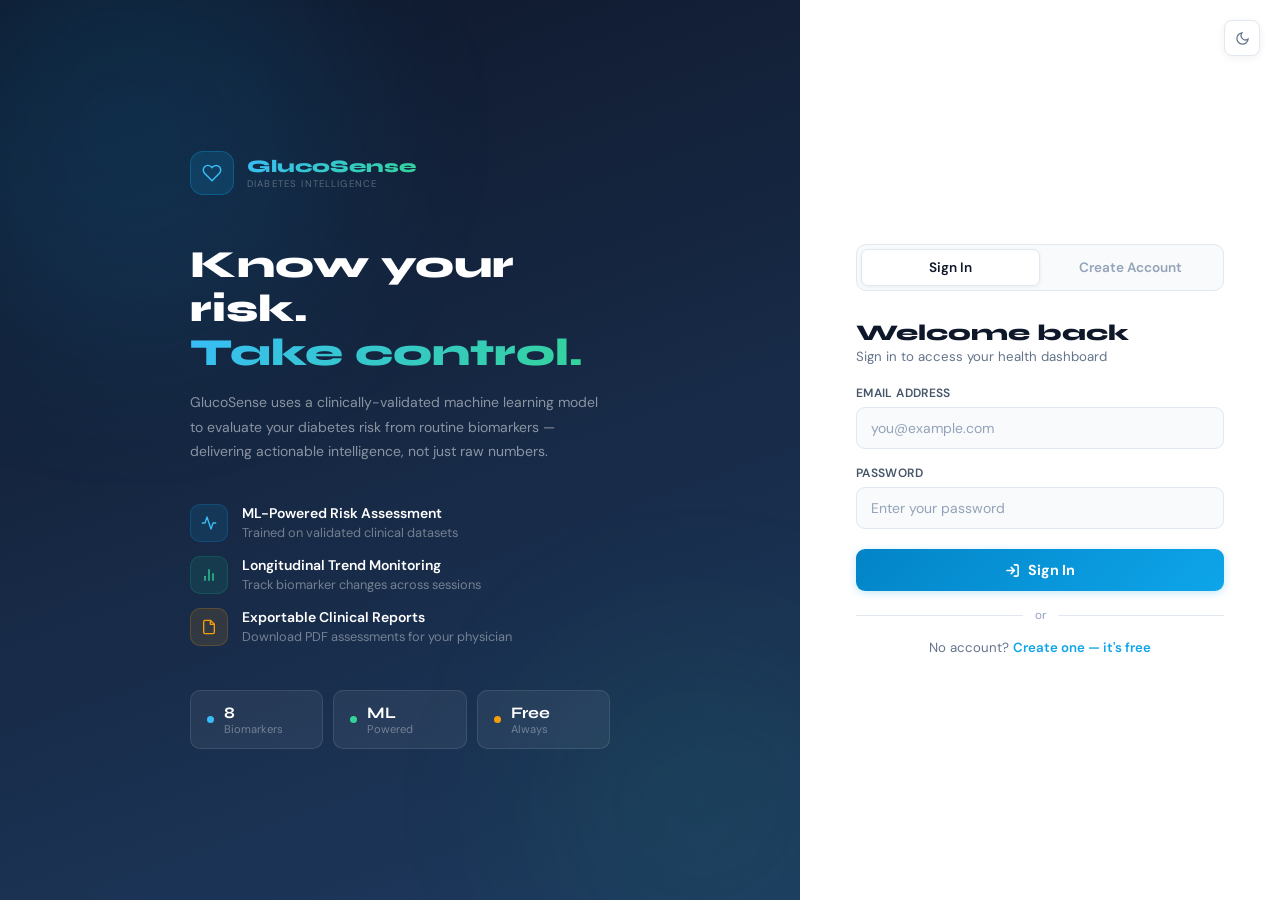
<file: frontend/pages/tips.html>
<!DOCTYPE html>
<html lang="en">
<head>
  <meta charset="UTF-8"/>
  <meta name="viewport" content="width=device-width,initial-scale=1.0"/>
  <title>GlucoSense — Clinical Guidelines</title>
  <script>document.documentElement.setAttribute('data-theme',localStorage.getItem('gs_theme')||'light')</script>
  <link href="https://fonts.googleapis.com/css2?family=Syne:wght@700;800&family=DM+Sans:wght@300;400;500;600&display=swap" rel="stylesheet"/>
  <link rel="stylesheet" href="../assets/css/global.css"/>
  <style>
    body{font-family:'DM Sans',sans-serif;background:var(--bg);color:var(--text);}
    .tip-card{background:var(--card);border:1px solid var(--border);border-radius:14px;padding:24px;transition:all .25s;cursor:default;}
    .tip-card:hover{border-color:rgba(14,165,233,.3);transform:translateY(-3px);box-shadow:0 8px 32px rgba(14,165,233,.08);}
    .pill{padding:8px 18px;border-radius:24px;font-size:.8rem;font-weight:600;cursor:pointer;transition:all .2s;border:1px solid var(--border);background:var(--card);color:var(--muted);font-family:'DM Sans',sans-serif;letter-spacing:.02em;}
    .pill:hover{border-color:rgba(14,165,233,.4);color:#0ea5e9;}
    .pill.active{background:rgba(14,165,233,.08);color:#0ea5e9;border-color:rgba(14,165,233,.3);}
    .bio-row{display:grid;grid-template-columns:1.6fr 1fr 1fr 1fr;align-items:center;padding:13px 16px;border-bottom:1px solid var(--border-sub);}
    .bio-row:last-child{border-bottom:none;}
    .bio-row:hover{background:var(--hover);}
    .hero-banner{background:var(--card);border:1px solid var(--border);border-radius:16px;padding:28px 32px;margin-bottom:28px;position:relative;overflow:hidden;}
    .search-input{background:var(--input-bg);border:1px solid var(--border);border-radius:10px;padding:8px 14px 8px 36px;font-size:.83rem;color:var(--text);font-family:'DM Sans',sans-serif;width:220px;outline:none;transition:border-color .2s,background .2s;}
    .search-input:focus{border-color:#0ea5e9;background:var(--card);}
    .search-input::placeholder{color:var(--muted2);}
    .biomarker-container{background:var(--card);border:1px solid var(--border);border-radius:16px;overflow:hidden;}
    .biomarker-header{padding:22px 24px 18px;border-bottom:1px solid var(--border-sub);}
    .bio-header-row{background:var(--subtle);border-bottom:1px solid var(--border);}
    .tip-ref-line{border-top:1px solid var(--border-sub);}
    .bio-icon-wrap{background:var(--subtle);border-radius:7px;display:flex;align-items:center;justify-content:center;width:28px;height:28px;}
  </style>
</head>
<body>
<div class="app-layout">
  <aside class="sidebar"></aside>
  <div class="main-wrap">
    <header class="topbar">
      <div style="flex:1">
        <div class="topbar-title">Clinical Guidelines</div>
        <div class="topbar-sub">Evidence-based recommendations for diabetes prevention and management</div>
      </div>
      <div style="position:relative;display:none" id="search-wrap">
        <svg style="position:absolute;left:12px;top:50%;transform:translateY(-50%);color:var(--muted2)" width="15" height="15" viewBox="0 0 24 24" fill="none" stroke="currentColor" stroke-width="2"><circle cx="11" cy="11" r="8"/><line x1="21" y1="21" x2="16.65" y2="16.65"/></svg>
        <input id="search-input" type="text" class="search-input" placeholder="Search guidelines…" oninput="handleSearch(this.value)"/>
      </div>
      <button class="theme-toggle" onclick="toggleTheme()" title="Toggle theme">
        <svg class="icon-moon" width="16" height="16" viewBox="0 0 24 24" fill="none" stroke="currentColor" stroke-width="2"><path d="M21 12.79A9 9 0 1 1 11.21 3 7 7 0 0 0 21 12.79z"/></svg>
        <svg class="icon-sun"  width="16" height="16" viewBox="0 0 24 24" fill="none" stroke="currentColor" stroke-width="2"><circle cx="12" cy="12" r="5"/><line x1="12" y1="1" x2="12" y2="3"/><line x1="12" y1="21" x2="12" y2="23"/><line x1="4.22" y1="4.22" x2="5.64" y2="5.64"/><line x1="18.36" y1="18.36" x2="19.78" y2="19.78"/><line x1="1" y1="12" x2="3" y2="12"/><line x1="21" y1="12" x2="23" y2="12"/><line x1="4.22" y1="19.78" x2="5.64" y2="18.36"/><line x1="18.36" y1="5.64" x2="19.78" y2="4.22"/></svg>
      </button>
    </header>

    <div style="padding:28px 32px">

      <!-- Hero banner -->
      <div class="hero-banner">
        <div style="position:absolute;top:-40px;right:-40px;width:200px;height:200px;background:radial-gradient(circle,rgba(14,165,233,.06) 0%,transparent 70%);border-radius:50%;pointer-events:none;"></div>
        <div style="position:absolute;bottom:-30px;left:200px;width:150px;height:150px;background:radial-gradient(circle,rgba(16,185,129,.05) 0%,transparent 70%);border-radius:50%;pointer-events:none;"></div>
        <div style="display:flex;align-items:center;gap:16px;position:relative">
          <div style="width:52px;height:52px;background:rgba(14,165,233,.08);border-radius:14px;display:flex;align-items:center;justify-content:center;flex-shrink:0;border:1px solid rgba(14,165,233,.15);">
            <svg width="24" height="24" viewBox="0 0 24 24" fill="none" stroke="#0ea5e9" stroke-width="1.8"><path d="M22 12h-4l-3 9L9 3l-3 9H2"/></svg>
          </div>
          <div>
            <div style="font-family:'Syne',sans-serif;font-size:1.05rem;font-weight:700;margin-bottom:4px;color:var(--text);">WHO &amp; ADA Clinical Standards</div>
            <div style="font-size:.84rem;color:var(--muted);max-width:520px;line-height:1.6;">Guidelines sourced from the World Health Organization and American Diabetes Association. Always consult a qualified healthcare professional before making clinical decisions.</div>
          </div>
          <div style="margin-left:auto;display:none;gap:24px;flex-shrink:0" id="hero-stats">
            <div style="text-align:center">
              <div style="font-family:'Syne',sans-serif;font-size:1.5rem;font-weight:800;color:#0ea5e9;">12</div>
              <div style="font-size:.72rem;color:var(--muted2);text-transform:uppercase;letter-spacing:.04em;">Guidelines</div>
            </div>
            <div style="width:1px;background:var(--border);"></div>
            <div style="text-align:center">
              <div style="font-family:'Syne',sans-serif;font-size:1.5rem;font-weight:800;color:#10b981;">5</div>
              <div style="font-size:.72rem;color:var(--muted2);text-transform:uppercase;letter-spacing:.04em;">Categories</div>
            </div>
            <div style="width:1px;background:var(--border);"></div>
            <div style="text-align:center">
              <div style="font-family:'Syne',sans-serif;font-size:1.5rem;font-weight:800;color:#f59e0b;">6</div>
              <div style="font-size:.72rem;color:var(--muted2);text-transform:uppercase;letter-spacing:.04em;">Biomarkers</div>
            </div>
          </div>
        </div>
      </div>

      <!-- Filter pills -->
      <div style="display:flex;gap:8px;flex-wrap:wrap;margin-bottom:24px;align-items:center;">
        <span style="font-size:.75rem;color:var(--muted2);font-weight:600;text-transform:uppercase;letter-spacing:.06em;margin-right:4px;">Filter:</span>
        <button class="pill active" data-cat="all" onclick="filterTips('all')">All Guidelines</button>
        <button class="pill" data-cat="diet" onclick="filterTips('diet')">
          <span style="display:inline-flex;align-items:center;gap:6px;">
            <svg width="12" height="12" viewBox="0 0 24 24" fill="none" stroke="currentColor" stroke-width="2"><path d="M12 22s8-4 8-10V5l-8-3-8 3v7c0 6 8 10 8 10z"/></svg>
            Nutrition
          </span>
        </button>
        <button class="pill" data-cat="exercise" onclick="filterTips('exercise')">
          <span style="display:inline-flex;align-items:center;gap:6px;">
            <svg width="12" height="12" viewBox="0 0 24 24" fill="none" stroke="currentColor" stroke-width="2"><polyline points="22 12 18 12 15 21 9 3 6 12 2 12"/></svg>
            Exercise
          </span>
        </button>
        <button class="pill" data-cat="monitoring" onclick="filterTips('monitoring')">
          <span style="display:inline-flex;align-items:center;gap:6px;">
            <svg width="12" height="12" viewBox="0 0 24 24" fill="none" stroke="currentColor" stroke-width="2"><line x1="18" y1="20" x2="18" y2="10"/><line x1="12" y1="20" x2="12" y2="4"/><line x1="6" y1="20" x2="6" y2="14"/></svg>
            Monitoring
          </span>
        </button>
        <button class="pill" data-cat="lifestyle" onclick="filterTips('lifestyle')">
          <span style="display:inline-flex;align-items:center;gap:6px;">
            <svg width="12" height="12" viewBox="0 0 24 24" fill="none" stroke="currentColor" stroke-width="2"><circle cx="12" cy="12" r="10"/><polyline points="12 6 12 12 16 14"/></svg>
            Lifestyle
          </span>
        </button>
        <button class="pill" data-cat="mental" onclick="filterTips('mental')">
          <span style="display:inline-flex;align-items:center;gap:6px;">
            <svg width="12" height="12" viewBox="0 0 24 24" fill="none" stroke="currentColor" stroke-width="2"><path d="M20.84 4.61a5.5 5.5 0 0 0-7.78 0L12 5.67l-1.06-1.06a5.5 5.5 0 0 0-7.78 7.78l1.06 1.06L12 21.23l7.78-7.78 1.06-1.06a5.5 5.5 0 0 0 0-7.78z"/></svg>
            Mental Health
          </span>
        </button>
      </div>

      <!-- Tips grid -->
      <div id="tips-count" style="font-size:.8rem;color:var(--muted2);margin-bottom:16px;font-weight:500;"></div>
      <div id="tips-grid" style="display:grid;grid-template-columns:repeat(auto-fill,minmax(300px,1fr));gap:18px;margin-bottom:36px;"></div>

      <!-- Biomarker reference -->
      <div class="biomarker-container">
        <div class="biomarker-header">
          <div style="display:flex;align-items:center;gap:10px;">
            <div style="width:32px;height:32px;background:rgba(245,158,11,.08);border-radius:8px;display:flex;align-items:center;justify-content:center;border:1px solid rgba(245,158,11,.15);">
              <svg width="16" height="16" viewBox="0 0 24 24" fill="none" stroke="#d97706" stroke-width="2"><rect x="3" y="3" width="18" height="18" rx="2"/><line x1="3" y1="9" x2="21" y2="9"/><line x1="9" y1="21" x2="9" y2="9"/></svg>
            </div>
            <div>
              <div style="font-family:'Syne',sans-serif;font-size:.95rem;font-weight:700;color:var(--text);">Biomarker Reference Chart</div>
              <div style="font-size:.78rem;color:var(--muted2);">Standard clinical reference ranges used in your risk assessment</div>
            </div>
          </div>
        </div>
        <!-- Table header -->
        <div class="bio-row bio-header-row">
          <div style="font-size:.7rem;font-weight:700;text-transform:uppercase;letter-spacing:.08em;color:var(--muted2);">Biomarker</div>
          <div style="font-size:.7rem;font-weight:700;text-transform:uppercase;letter-spacing:.08em;color:#059669;">Normal Range</div>
          <div style="font-size:.7rem;font-weight:700;text-transform:uppercase;letter-spacing:.08em;color:#d97706;">Prediabetes</div>
          <div style="font-size:.7rem;font-weight:700;text-transform:uppercase;letter-spacing:.08em;color:#dc2626;">Diabetes Range</div>
        </div>
        <div id="biomarker-table"></div>
      </div>

    </div>
  </div>
</div>
<div id="toast-container"></div>
<script src="../components/api.js"></script>
<script>
  Auth.requireAuth();
  buildSidebar("tips");

  if(window.innerWidth > 768){
    document.getElementById("search-wrap").style.display = "flex";
    document.getElementById("hero-stats").style.display = "flex";
  }

  const TIPS = [
    {
      cat:"diet",
      bg:"rgba(16,185,129,.08)",color:"#059669",
      icon:`<svg width="22" height="22" viewBox="0 0 24 24" fill="none" stroke="#059669" stroke-width="1.8"><path d="M12 22s8-4 8-10V5l-8-3-8 3v7c0 6 8 10 8 10z"/></svg>`,
      tag:"Nutrition",
      title:"Adopt a Low Glycaemic Index Diet",
      desc:"Glycaemic index (GI) measures how rapidly food elevates blood glucose. Prioritise oats, legumes, sweet potatoes, and non-starchy vegetables over refined carbohydrates, white rice, and sweetened beverages.",
      ref:"ADA 2024 Standards of Care, Section 5"
    },
    {
      cat:"exercise",
      bg:"rgba(14,165,233,.08)",color:"#0ea5e9",
      icon:`<svg width="22" height="22" viewBox="0 0 24 24" fill="none" stroke="#0ea5e9" stroke-width="1.8"><polyline points="22 12 18 12 15 21 9 3 6 12 2 12"/></svg>`,
      tag:"Exercise",
      title:"150 Minutes of Aerobic Activity Weekly",
      desc:"WHO recommends ≥150 min of moderate-intensity aerobic exercise per week. Brisk walking, swimming, or cycling can reduce insulin resistance by up to 40% and lower HbA1c by 0.6–0.7%.",
      ref:"WHO Physical Activity Guidelines 2020"
    },
    {
      cat:"monitoring",
      bg:"rgba(245,158,11,.08)",color:"#d97706",
      icon:`<svg width="22" height="22" viewBox="0 0 24 24" fill="none" stroke="#d97706" stroke-width="1.8"><line x1="18" y1="20" x2="18" y2="10"/><line x1="12" y1="20" x2="12" y2="4"/><line x1="6" y1="20" x2="6" y2="14"/></svg>`,
      tag:"Monitoring",
      title:"Monitor Fasting Plasma Glucose",
      desc:"Test blood glucose in the morning after at least 8 hours of fasting. Normal range is 70–99 mg/dL. Values ≥126 mg/dL on two separate occasions are diagnostic of diabetes mellitus.",
      ref:"ADA Diagnostic Criteria 2024"
    },
    {
      cat:"lifestyle",
      bg:"rgba(99,102,241,.08)",color:"#6366f1",
      icon:`<svg width="22" height="22" viewBox="0 0 24 24" fill="none" stroke="#6366f1" stroke-width="1.8"><path d="M12 2.69l5.66 5.66a8 8 0 1 1-11.31 0z"/></svg>`,
      tag:"Lifestyle",
      title:"Maintain Adequate Daily Hydration",
      desc:"Replacing sugar-sweetened beverages with water significantly improves glycaemic control. Target ≥2 litres of water per day. Avoid fruit juices, sodas, and energy drinks which spike blood glucose rapidly.",
      ref:"Diabetes Care, Vol. 43, 2020"
    },
    {
      cat:"mental",
      bg:"rgba(239,68,68,.07)",color:"#dc2626",
      icon:`<svg width="22" height="22" viewBox="0 0 24 24" fill="none" stroke="#dc2626" stroke-width="1.8"><path d="M20.84 4.61a5.5 5.5 0 0 0-7.78 0L12 5.67l-1.06-1.06a5.5 5.5 0 0 0-7.78 7.78l1.06 1.06L12 21.23l7.78-7.78 1.06-1.06a5.5 5.5 0 0 0 0-7.78z"/></svg>`,
      tag:"Mental Health",
      title:"Active Stress Management",
      desc:"Chronic psychological stress elevates cortisol, which directly raises blood glucose. Incorporate evidence-based interventions: mindfulness-based stress reduction (MBSR), diaphragmatic breathing, or structured yoga programmes.",
      ref:"Endocrine Reviews, 2019"
    },
    {
      cat:"diet",
      bg:"rgba(239,68,68,.07)",color:"#dc2626",
      icon:`<svg width="22" height="22" viewBox="0 0 24 24" fill="none" stroke="#dc2626" stroke-width="1.8"><circle cx="12" cy="12" r="10"/><line x1="4.93" y1="4.93" x2="19.07" y2="19.07"/></svg>`,
      tag:"Nutrition",
      title:"Restrict Ultra-Processed Food Intake",
      desc:"Ultra-processed foods contain high concentrations of refined sugars, trans fats, and additives. Prospective cohort studies associate high intake with a 15% increased risk of type 2 diabetes. Limit products with >5 ingredients.",
      ref:"BMJ 2019;365:l2251"
    },
    {
      cat:"lifestyle",
      bg:"rgba(99,102,241,.08)",color:"#6366f1",
      icon:`<svg width="22" height="22" viewBox="0 0 24 24" fill="none" stroke="#6366f1" stroke-width="1.8"><path d="M17 21v-2a4 4 0 0 0-4-4H5a4 4 0 0 0-4 4v2"/><circle cx="9" cy="7" r="4"/><path d="M23 21v-2a4 4 0 0 0-3-3.87"/><path d="M16 3.13a4 4 0 0 1 0 7.75"/></svg>`,
      tag:"Lifestyle",
      title:"Prioritise Restorative Sleep",
      desc:"Sleep deprivation impairs insulin receptor sensitivity. Adults require 7–9 hours per night. Consistent sleep deficiency elevates fasting glucose, even in non-diabetic individuals. Establish a fixed sleep-wake schedule.",
      ref:"Sleep Medicine Reviews, 2020"
    },
    {
      cat:"monitoring",
      bg:"rgba(16,185,129,.08)",color:"#059669",
      icon:`<svg width="22" height="22" viewBox="0 0 24 24" fill="none" stroke="#059669" stroke-width="1.8"><rect x="3" y="3" width="18" height="18" rx="2"/><path d="M3 9h18M9 21V9"/></svg>`,
      tag:"Monitoring",
      title:"Track Body Mass Index Regularly",
      desc:"BMI >25 kg/m² significantly elevates diabetes risk. A modest 5–10% reduction in body weight improves insulin sensitivity and lowers HbA1c. Use GlucoSense assessments to monitor your longitudinal risk trajectory.",
      ref:"NEJM Diabetes Prevention Program, 2002"
    },
    {
      cat:"diet",
      bg:"rgba(14,165,233,.08)",color:"#0ea5e9",
      icon:`<svg width="22" height="22" viewBox="0 0 24 24" fill="none" stroke="#0ea5e9" stroke-width="1.8"><path d="M18 8h1a4 4 0 0 1 0 8h-1"/><path d="M2 8h16v9a4 4 0 0 1-4 4H6a4 4 0 0 1-4-4V8z"/><line x1="6" y1="1" x2="6" y2="4"/><line x1="10" y1="1" x2="10" y2="4"/><line x1="14" y1="1" x2="14" y2="4"/></svg>`,
      tag:"Nutrition",
      title:"Increase Omega-3 Fatty Acid Consumption",
      desc:"Omega-3 fatty acids reduce systemic inflammation, a key mediator of insulin resistance. Target 2 servings of oily fish weekly — salmon, sardines, or mackerel. Walnuts and flaxseeds are suitable plant-based sources.",
      ref:"Diabetes Care, 2018"
    },
    {
      cat:"exercise",
      bg:"rgba(245,158,11,.08)",color:"#d97706",
      icon:`<svg width="22" height="22" viewBox="0 0 24 24" fill="none" stroke="#d97706" stroke-width="1.8"><path d="M6.5 6.5h11v11h-11z"/><path d="M3 3h3v3H3z"/><path d="M18 3h3v3h-3z"/><path d="M3 18h3v3H3z"/><path d="M18 18h3v3h-3z"/></svg>`,
      tag:"Exercise",
      title:"Resistance Training Twice Weekly",
      desc:"Skeletal muscle is the primary site of insulin-mediated glucose uptake. Resistance exercise 2×/week increases muscle mass and glucose transporter (GLUT4) expression, improving blood sugar regulation significantly.",
      ref:"ADA Physical Activity Standards 2024"
    },
    {
      cat:"monitoring",
      bg:"rgba(239,68,68,.07)",color:"#dc2626",
      icon:`<svg width="22" height="22" viewBox="0 0 24 24" fill="none" stroke="#dc2626" stroke-width="1.8"><path d="M22 12h-4l-3 9L9 3l-3 9H2"/></svg>`,
      tag:"Monitoring",
      title:"Annual HbA1c Screening",
      desc:"HbA1c reflects mean plasma glucose over 3 months. Normal: &lt;5.7%; prediabetes: 5.7–6.4%; diabetes: ≥6.5%. Annual screening is recommended for adults ≥45 years or those with established risk factors.",
      ref:"ADA Classification and Diagnosis 2024"
    },
    {
      cat:"mental",
      bg:"rgba(16,185,129,.08)",color:"#059669",
      icon:`<svg width="22" height="22" viewBox="0 0 24 24" fill="none" stroke="#059669" stroke-width="1.8"><path d="M17 21v-2a4 4 0 0 0-4-4H5a4 4 0 0 0-4 4v2"/><circle cx="9" cy="7" r="4"/><path d="M23 21v-2a4 4 0 0 0-3-3.87"/><path d="M16 3.13a4 4 0 0 1 0 7.75"/></svg>`,
      tag:"Mental Health",
      title:"Cultivate a Social Support Network",
      desc:"Peer and family support improves diabetes self-management outcomes by approximately 30%. Consider joining a structured diabetes prevention programme. Sharing GlucoSense reports with a trusted contact enhances accountability.",
      ref:"Diabetes Educ, 2020"
    },
  ];

  const BIOMARKERS = [
    {name:"Fasting Plasma Glucose",normal:"70–99 mg/dL",prediabetes:"100–125 mg/dL",diabetes:"≥126 mg/dL",icon:`<svg width="16" height="16" viewBox="0 0 24 24" fill="none" stroke="currentColor" stroke-width="2"><path d="M12 2.69l5.66 5.66a8 8 0 1 1-11.31 0z"/></svg>`},
    {name:"Body Mass Index (BMI)",normal:"18.5–24.9 kg/m²",prediabetes:"25.0–29.9 kg/m²",diabetes:"≥30.0 kg/m²",icon:`<svg width="16" height="16" viewBox="0 0 24 24" fill="none" stroke="currentColor" stroke-width="2"><rect x="3" y="3" width="18" height="18" rx="2"/><path d="M3 9h18M9 21V9"/></svg>`},
    {name:"Diastolic Blood Pressure",normal:"60–80 mmHg",prediabetes:"80–89 mmHg",diabetes:"≥90 mmHg",icon:`<svg width="16" height="16" viewBox="0 0 24 24" fill="none" stroke="currentColor" stroke-width="2"><path d="M20.84 4.61a5.5 5.5 0 0 0-7.78 0L12 5.67l-1.06-1.06a5.5 5.5 0 0 0-7.78 7.78l1.06 1.06L12 21.23l7.78-7.78 1.06-1.06a5.5 5.5 0 0 0 0-7.78z"/></svg>`},
    {name:"2-Hour Serum Insulin",normal:"16–166 μU/mL",prediabetes:"166–200 μU/mL",diabetes:">200 μU/mL",icon:`<svg width="16" height="16" viewBox="0 0 24 24" fill="none" stroke="currentColor" stroke-width="2"><polyline points="22 12 18 12 15 21 9 3 6 12 2 12"/></svg>`},
    {name:"HbA1c (Glycated Haemoglobin)",normal:"< 5.7%",prediabetes:"5.7–6.4%",diabetes:"≥ 6.5%",icon:`<svg width="16" height="16" viewBox="0 0 24 24" fill="none" stroke="currentColor" stroke-width="2"><path d="M22 12h-4l-3 9L9 3l-3 9H2"/></svg>`},
    {name:"Triceps Skin Fold Thickness",normal:"10–40 mm",prediabetes:"40–55 mm",diabetes:"> 55 mm",icon:`<svg width="16" height="16" viewBox="0 0 24 24" fill="none" stroke="currentColor" stroke-width="2"><line x1="12" y1="2" x2="12" y2="6"/><line x1="12" y1="18" x2="12" y2="22"/><line x1="4.93" y1="4.93" x2="7.76" y2="7.76"/><line x1="16.24" y1="16.24" x2="19.07" y2="19.07"/></svg>`},
  ];

  let activeFilter = "all";

  function filterTips(cat){
    activeFilter = cat;
    document.querySelectorAll(".pill").forEach(p => p.classList.toggle("active", p.dataset.cat === cat));
    renderTips();
  }

  function handleSearch(q){
    renderTips(q.toLowerCase().trim());
  }

  function renderTips(searchQ = ""){
    const filtered = TIPS.filter(t => {
      const matchCat = activeFilter === "all" || t.cat === activeFilter;
      const matchSearch = !searchQ || t.title.toLowerCase().includes(searchQ) || t.desc.toLowerCase().includes(searchQ);
      return matchCat && matchSearch;
    });
    document.getElementById("tips-count").textContent = `${filtered.length} guideline${filtered.length !== 1 ? "s" : ""} found`;
    if(filtered.length === 0){
      document.getElementById("tips-grid").innerHTML = `
        <div style="grid-column:1/-1;text-align:center;padding:60px 20px;color:var(--muted2);">
          <svg style="margin:0 auto 12px;display:block;opacity:.5" width="40" height="40" viewBox="0 0 24 24" fill="none" stroke="currentColor" stroke-width="1.5"><circle cx="11" cy="11" r="8"/><line x1="21" y1="21" x2="16.65" y2="16.65"/></svg>
          <div style="font-size:.9rem;">No guidelines match your search</div>
        </div>`;
      return;
    }
    document.getElementById("tips-grid").innerHTML = filtered.map((t,i) => `
      <div class="tip-card" style="animation:fade-up .3s ease both;animation-delay:${i*0.04}s">
        <div style="width:44px;height:44px;background:${t.bg};border-radius:12px;display:flex;align-items:center;justify-content:center;margin-bottom:14px;">${t.icon}</div>
        <div style="display:inline-flex;align-items:center;padding:3px 10px;border-radius:20px;font-size:.7rem;font-weight:700;letter-spacing:.04em;background:${t.bg};color:${t.color};margin-bottom:10px;text-transform:uppercase;">${t.tag}</div>
        <h3 style="font-family:'Syne',sans-serif;font-size:.9rem;font-weight:700;margin-bottom:8px;line-height:1.4;color:var(--text);">${t.title}</h3>
        <p style="font-size:.82rem;color:var(--muted);line-height:1.7;margin-bottom:12px;">${t.desc}</p>
        <div class="tip-ref-line" style="display:flex;align-items:center;gap:6px;padding-top:10px;">
          <svg width="11" height="11" viewBox="0 0 24 24" fill="none" stroke="currentColor" stroke-width="2" style="color:var(--muted2);flex-shrink:0;"><path d="M2 3h6a4 4 0 0 1 4 4v14a3 3 0 0 0-3-3H2z"/><path d="M22 3h-6a4 4 0 0 0-4 4v14a3 3 0 0 1 3-3h7z"/></svg>
          <span style="font-size:.7rem;color:var(--muted2);font-style:italic;">${t.ref}</span>
        </div>
      </div>`).join("");
  }

  // Build biomarker table
  document.getElementById("biomarker-table").innerHTML = BIOMARKERS.map(b => `
    <div class="bio-row">
      <div style="display:flex;align-items:center;gap:10px;">
        <div class="bio-icon-wrap" style="color:var(--muted2);">${b.icon}</div>
        <span style="font-size:.84rem;font-weight:600;color:var(--text);">${b.name}</span>
      </div>
      <div style="font-size:.82rem;color:#059669;font-weight:600;">${b.normal}</div>
      <div style="font-size:.82rem;color:#d97706;font-weight:600;">${b.prediabetes}</div>
      <div style="font-size:.82rem;color:#dc2626;font-weight:600;">${b.diabetes}</div>
    </div>`).join("");

  renderTips();
</script>
</body>
</html>
</file>
<file: frontend/assets/css/global.css>
@import url('https://fonts.googleapis.com/css2?family=Syne:wght@400;500;600;700;800&family=DM+Sans:ital,opsz,wght@0,9..40,300;0,9..40,400;0,9..40,500;0,9..40,600&display=swap');

/* ── Theme Variables ─────────────────────────────────────────────── */
:root {
  --bg:          #f1f5f9;
  --card:        #ffffff;
  --subtle:      #f8fafc;
  --hover:       #f1f5f9;
  --border:      #e2e8f0;
  --border-sub:  #f1f5f9;
  --text:        #0f172a;
  --text2:       #475569;
  --muted:       #64748b;
  --muted2:      #94a3b8;
  --shadow:      rgba(15,23,42,.06);
  --input-bg:    #f8fafc;
}

[data-theme="dark"] {
  --bg:          #060c15;
  --card:        #0c1424;
  --subtle:      #111c30;
  --hover:       rgba(255,255,255,.04);
  --border:      rgba(255,255,255,.09);
  --border-sub:  rgba(255,255,255,.05);
  --text:        #e2e8f0;
  --text2:       #94a3b8;
  --muted:       #64748b;
  --muted2:      #4e6380;
  --shadow:      rgba(0,0,0,.35);
  --input-bg:    #0d1a2d;
}

*, *::before, *::after { box-sizing: border-box; margin: 0; padding: 0; }
html { scroll-behavior: smooth; }

body {
  -webkit-font-smoothing: antialiased;
  font-family: 'DM Sans', sans-serif;
  background: var(--bg);
  color: var(--text);
  transition: background .25s, color .25s;
  animation: page-in .3s ease both;
}

/* ── Page load fade-in ── */
@keyframes page-in { from { opacity: 0; transform: translateY(6px); } to { opacity: 1; transform: translateY(0); } }

/* ── Scrollbar ── */
::-webkit-scrollbar { width: 5px; height: 5px; }
::-webkit-scrollbar-track { background: transparent; }
::-webkit-scrollbar-thumb { background: var(--border); border-radius: 99px; }
::-webkit-scrollbar-thumb:hover { background: var(--muted2); }

/* ── Keyframes ── */
@keyframes spin         { to { transform: rotate(360deg); } }
@keyframes shimmer      { from { background-position: 200% 0; } to { background-position: -200% 0; } }
@keyframes toast-in     { from { transform: translateX(110%); opacity: 0; } to { transform: translateX(0); opacity: 1; } }
@keyframes toast-out    { from { transform: translateX(0); opacity: 1; } to { transform: translateX(110%); opacity: 0; } }
@keyframes fade-up      { from { opacity: 0; transform: translateY(10px); } to { opacity: 1; transform: translateY(0); } }
@keyframes pulse-danger { 0%,100% { box-shadow: 0 0 0 0 rgba(239,68,68,0); } 50% { box-shadow: 0 0 0 4px rgba(239,68,68,.14); } }
@keyframes breathe      { 0%,100% { box-shadow: 0 0 0 0 rgba(14,165,233,.1); } 50% { box-shadow: 0 0 0 6px rgba(14,165,233,.18); } }
@keyframes skeleton     { from { background-position: 200% 0; } to { background-position: -200% 0; } }

.spin            { animation: spin .7s linear infinite; }
.fade-up         { animation: fade-up .4s ease forwards; }
.badge-high-pulse{ animation: pulse-danger 2.5s ease-in-out infinite; }

/* ── Skeleton loader ── */
.skeleton {
  border-radius: 6px;
  background: linear-gradient(90deg, var(--border) 25%, var(--hover) 50%, var(--border) 75%);
  background-size: 200% 100%;
  animation: skeleton 1.4s ease infinite;
}

/* ── Toast ── */
#toast-container {
  position: fixed; bottom: 24px; right: 24px; z-index: 9999;
  display: flex; flex-direction: column; gap: 8px; pointer-events: none;
}
.toast {
  pointer-events: all;
  display: flex; align-items: flex-start; gap: 10px;
  padding: 13px 16px; border-radius: 10px;
  min-width: 280px; max-width: 360px;
  font-size: .875rem; line-height: 1.5;
  background: var(--card);
  border: 1px solid var(--border);
  box-shadow: 0 8px 32px var(--shadow), 0 1px 3px var(--shadow);
  animation: toast-in .3s ease;
  transition: background .25s, border-color .25s;
}
.toast.success { border-color: rgba(16,185,129,.3); }
.toast.error   { border-color: rgba(239,68,68,.3); }
.toast.info    { border-color: rgba(14,165,233,.3); }
.toast-icon    { flex-shrink: 0; margin-top: 1px; }
.toast.success .toast-icon { color: #10b981; }
.toast.error   .toast-icon { color: #ef4444; }
.toast.info    .toast-icon { color: #0ea5e9; }
.toast-msg     { flex: 1; color: var(--text); }

/* ── Sidebar overlay ── */
.sidebar-overlay {
  display: none; position: fixed; inset: 0;
  background: rgba(6,12,21,.5); backdrop-filter: blur(4px);
  z-index: 49; opacity: 0; transition: opacity .3s;
}
.sidebar-overlay.visible { opacity: 1; }

/* ── Sidebar ── */
.sidebar {
  width: 256px;
  background: var(--card);
  border-right: 1px solid var(--border);
  position: fixed; top: 0; left: 0; bottom: 0;
  z-index: 50; display: flex; flex-direction: column;
  transition: transform .3s cubic-bezier(.4,0,.2,1), background .25s, border-color .25s;
  box-shadow: 1px 0 0 var(--border-sub);
}

/* ── App layout wrapper (used by profile, tips) ── */
.app-layout { display: flex; min-height: 100vh; }

/* ── Main layout ── */
.main-wrap { margin-left: 256px; min-height: 100vh; display: flex; flex-direction: column; }

/* ── Topbar ── */
.topbar {
  height: 64px;
  background: var(--card);
  backdrop-filter: blur(16px);
  border-bottom: 1px solid var(--border);
  display: flex; align-items: center; padding: 0 28px; gap: 14px;
  position: sticky; top: 0; z-index: 40;
  transition: background .25s, border-color .25s;
}
[data-theme="light"] .topbar { background: rgba(255,255,255,.95); }
[data-theme="dark"]  .topbar { background: rgba(6,12,21,.92); }
.topbar-title { font-family:'Syne',sans-serif; font-size:.95rem; font-weight:700; color:var(--text); }
.topbar-sub   { font-size:.75rem; color:var(--muted2); margin-top:1px; }

/* ── Global form elements (dark-mode ready) ── */
input, textarea, select {
  font-family: 'DM Sans', sans-serif;
  background: var(--input-bg);
  border: 1px solid var(--border);
  color: var(--text);
  transition: border-color .2s, box-shadow .2s, background .2s;
}
input::placeholder, textarea::placeholder { color: var(--muted2); }
input:focus, textarea:focus, select:focus {
  outline: none;
  border-color: #0ea5e9;
  box-shadow: 0 0 0 3px rgba(14,165,233,.12);
  background: var(--card);
}
select option {
  background: var(--card);
  color: var(--text);
}
[data-theme="dark"] select {
  color-scheme: dark;
}

/* ── Theme toggle button ── */
.theme-toggle {
  width: 34px; height: 34px;
  border-radius: 8px;
  background: var(--subtle);
  border: 1px solid var(--border);
  color: var(--muted);
  cursor: pointer;
  display: flex; align-items: center; justify-content: center;
  flex-shrink: 0;
  transition: background .2s, border-color .2s, color .2s;
  margin-left: auto;
}
.theme-toggle:hover { background: var(--hover); color: var(--text); border-color: var(--muted2); }
.theme-toggle .icon-moon { display: block; }
.theme-toggle .icon-sun  { display: none; }
[data-theme="dark"] .theme-toggle .icon-moon { display: none; }
[data-theme="dark"] .theme-toggle .icon-sun  { display: block; }

/* ── Mobile toggle ── */
.mobile-toggle {
  display: none; align-items: center; justify-content: center;
  width: 36px; height: 36px; border-radius: 8px;
  background: var(--subtle); border: 1px solid var(--border);
  color: var(--muted); cursor: pointer; flex-shrink: 0;
  transition: background .2s, border-color .2s;
}

/* ── Shared card ── */
.card {
  background: var(--card);
  border: 1px solid var(--border);
  border-radius: 14px;
  transition: background .25s, border-color .25s;
}

/* ── Shared buttons ── */
.btn-primary {
  display: inline-flex; align-items: center; gap: 7px;
  padding: 10px 20px; border-radius: 9px;
  background: linear-gradient(135deg,#0284c7,#0ea5e9);
  color: #fff; font-size: .875rem; font-weight: 700;
  border: none; cursor: pointer; font-family: 'DM Sans',sans-serif;
  transition: all .2s; box-shadow: 0 2px 8px rgba(14,165,233,.25);
}
.btn-primary:hover { transform: translateY(-1px); box-shadow: 0 4px 16px rgba(14,165,233,.35); }
.btn-primary:disabled { opacity: .5; cursor: not-allowed; transform: none; box-shadow: none; }

.btn-ghost {
  display: inline-flex; align-items: center; gap: 7px;
  padding: 9px 18px; border-radius: 9px;
  background: var(--subtle); border: 1px solid var(--border);
  color: var(--text2); font-size: .875rem; font-weight: 500;
  cursor: pointer; font-family: 'DM Sans',sans-serif; transition: all .2s;
}
.btn-ghost:hover { background: var(--hover); color: var(--text); border-color: var(--muted2); }
.btn-ghost:disabled { opacity: .4; cursor: not-allowed; }

/* ── Shared form classes (pages can still override locally) ── */
.form-group  { display: flex; flex-direction: column; gap: 5px; }
.form-label  { font-size: .75rem; font-weight: 600; color: var(--text2); letter-spacing: .03em; text-transform: uppercase; }
.form-hint   { font-size: .74rem; color: var(--muted2); display: flex; align-items: center; gap: 4px; margin-top: 3px; }
.form-input  {
  background: var(--input-bg); border: 1px solid var(--border); border-radius: 9px;
  padding: 11px 14px; color: var(--text); font-size: .875rem; font-family: 'DM Sans',sans-serif;
  transition: border-color .2s, box-shadow .2s, background .2s; width: 100%; outline: none;
}
.form-input:focus   { border-color: #0ea5e9; box-shadow: 0 0 0 3px rgba(14,165,233,.12); background: var(--card); }
.form-input::placeholder { color: var(--muted2); }
.form-input:disabled { opacity: .55; cursor: not-allowed; background: var(--subtle); }
.form-select {
  background: var(--input-bg); border: 1px solid var(--border); border-radius: 9px;
  padding: 11px 38px 11px 14px; color: var(--text); font-size: .875rem;
  font-family: 'DM Sans',sans-serif; width: 100%; outline: none; cursor: pointer;
  transition: border-color .2s, box-shadow .2s; appearance: none;
  background-image: url("data:image/svg+xml,%3Csvg xmlns='http://www.w3.org/2000/svg' width='12' height='12' viewBox='0 0 24 24' fill='none' stroke='%2394a3b8' stroke-width='2'%3E%3Cpolyline points='6 9 12 15 18 9'/%3E%3C/svg%3E");
  background-repeat: no-repeat; background-position: right 12px center;
}
.form-select:focus { border-color: #0ea5e9; box-shadow: 0 0 0 3px rgba(14,165,233,.12); }
.form-grid { display: grid; grid-template-columns: 1fr 1fr; gap: 18px; }

/* ── Risk badge ── */
.risk-badge-low      { background: rgba(16,185,129,.1);  color: #059669; border: 1px solid rgba(16,185,129,.2);  }
.risk-badge-moderate { background: rgba(245,158,11,.1);  color: #d97706; border: 1px solid rgba(245,158,11,.2);  }
.risk-badge-high     { background: rgba(239,68,68,.1);   color: #dc2626; border: 1px solid rgba(239,68,68,.2);   }

/* ── Progress bar ── */
.progress-track { height: 5px; background: var(--border-sub); border-radius: 99px; overflow: hidden; }
.progress-fill  { height: 100%; border-radius: 99px; transition: width .8s ease; }

/* ── Divider ── */
.section-divider { height: 1px; background: var(--border-sub); margin: 20px 0; }

/* ── Info row (profile page) ── */
.info-row { display: flex; justify-content: space-between; align-items: center; padding: 11px 0; border-bottom: 1px solid var(--border-sub); }
.info-row:last-child { border-bottom: none; }

/* ── Mobile ── */
@media (max-width: 768px) {
  .sidebar      { transform: translateX(-100%); }
  .sidebar.open { transform: translateX(0); }
  .sidebar-overlay { display: block; }
  .mobile-toggle    { display: flex; }
  .main-wrap    { margin-left: 0; }
  .topbar       { padding: 0 16px; }
  .theme-toggle { margin-left: 0; }
  .form-grid    { grid-template-columns: 1fr; }
}
@media (max-width: 640px) {
  .form-grid { grid-template-columns: 1fr; }
}
</file>
